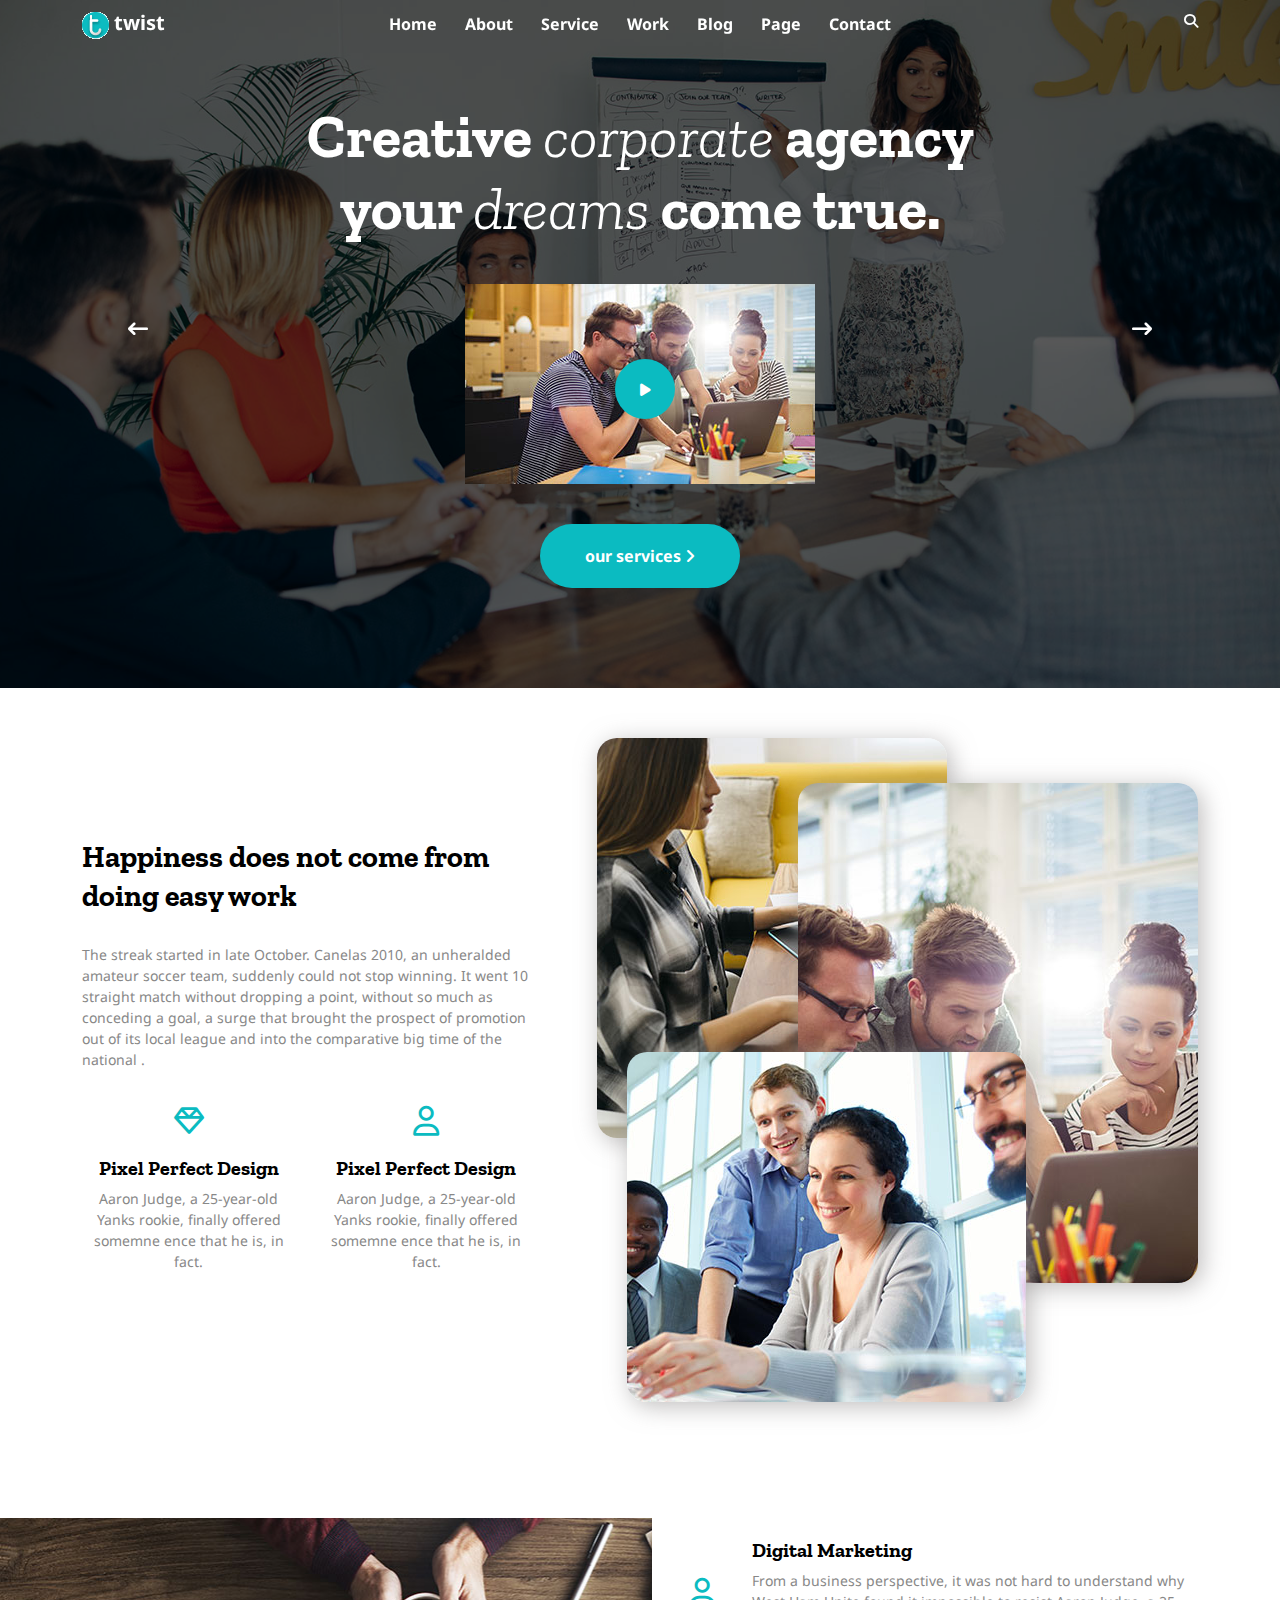
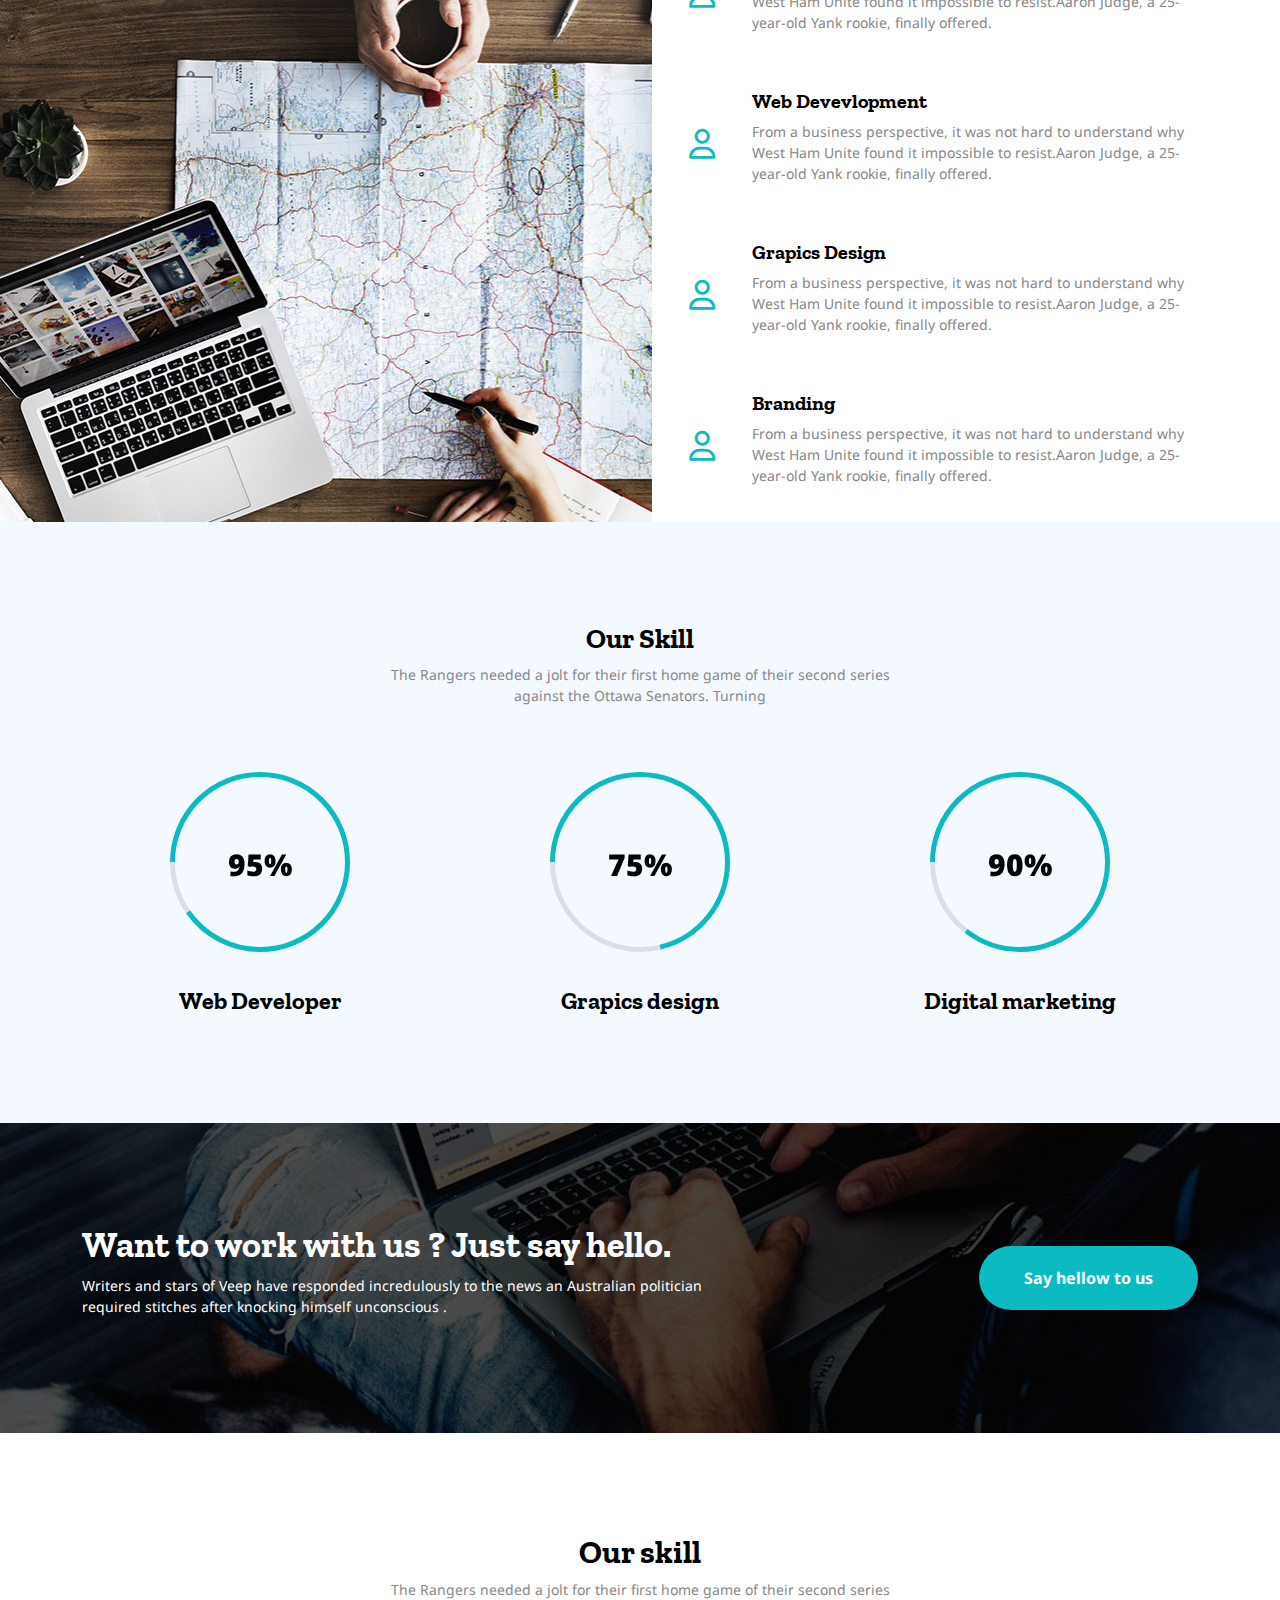
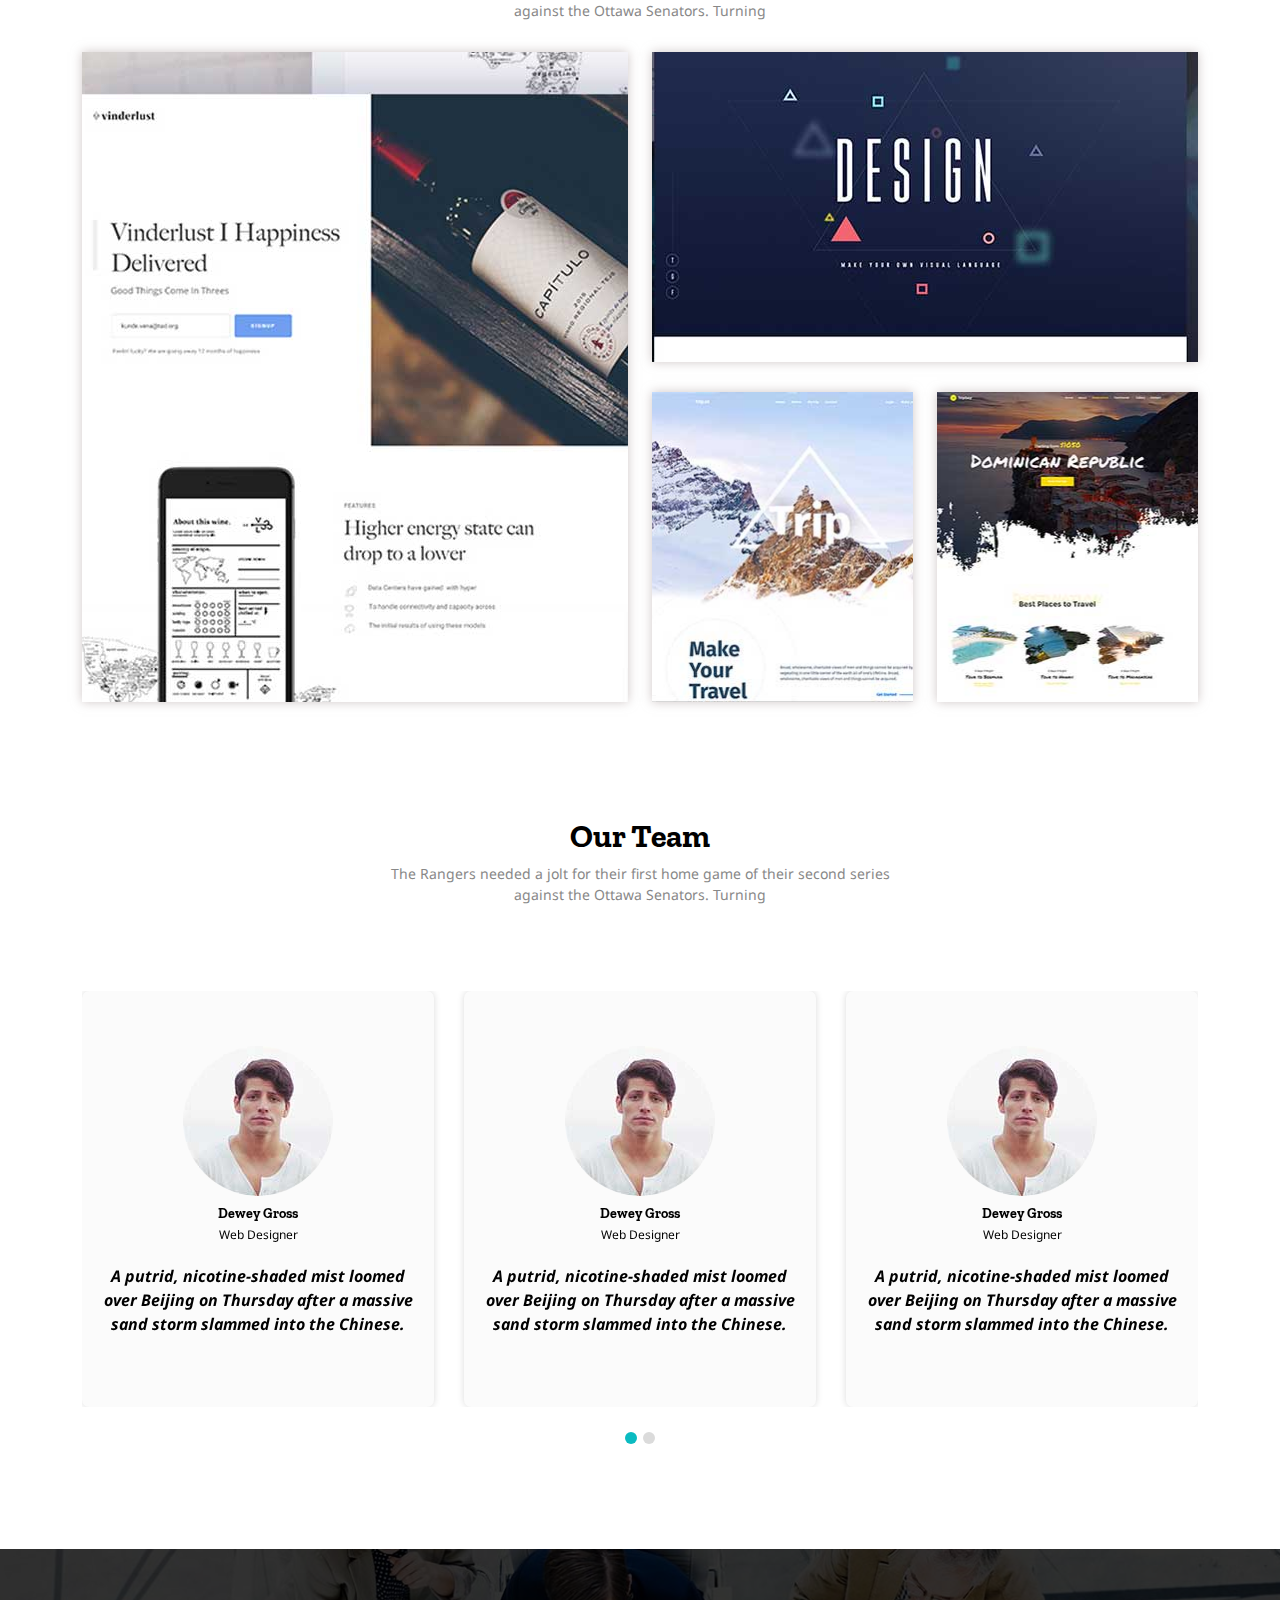
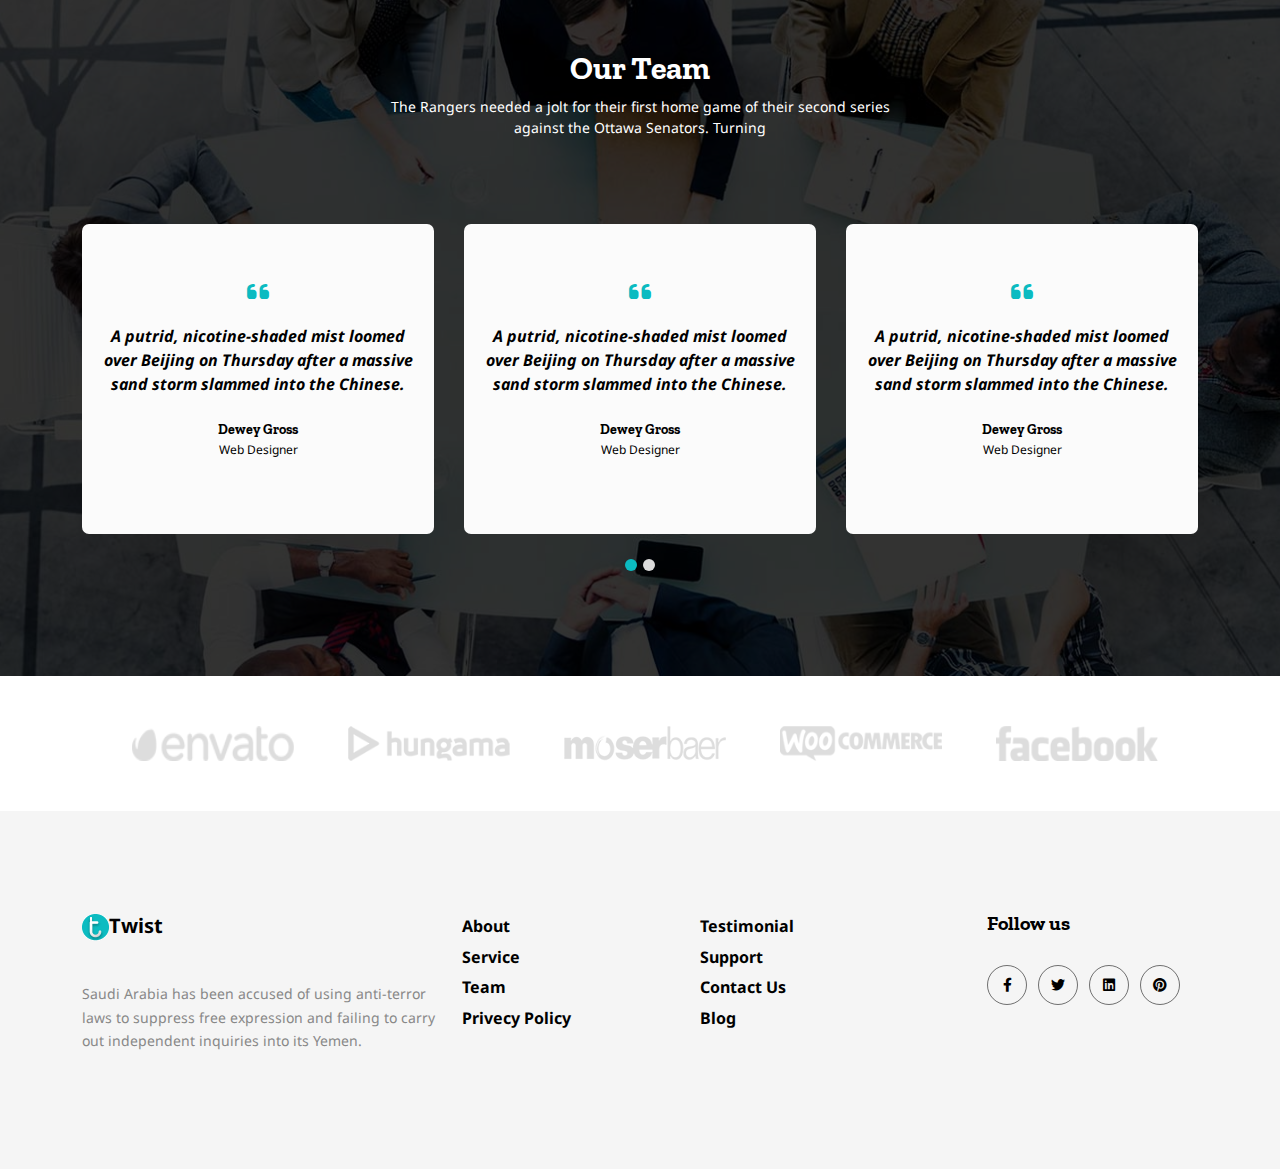
<file: index.html>
<!DOCTYPE html>
<html lang="en">
<head>
	<meta charset="UTF-8">
	<meta name="viewport" content="width=device-width, initial-scale=1.0">
	<title>Twist</title>

	<link rel="stylesheet" href="Assets/css/all.css">
	<link rel="stylesheet" href="Assets/css/bootstrap.min.css">
	<link rel="stylesheet" href="Assets/css/owl.carousel.min.css">
	<link rel="stylesheet" href="Assets/css/owl.theme.default.min.css">
	<link rel="stylesheet" href="style.css">
	
</head>
<body>
	
	<div class="header_section">
		<div class="container">
			<div class="row">
				<div class="col-md-2 text-left">
					<div class="header_logo">
						<a href="#"><img src="Assets/img/logo.png" alt=""><span>twist</span></a>
					</div>
				</div>
				<div class="col-md-8 text-center">
					<nav>
						<ul>
							<li><a href="#">Home</a></li>
							<li><a href="#">about</a></li>
							<li><a href="#">service</a></li>
							<li><a href="#">work</a></li>
							<li><a href="#">blog</a></li>
							<li><a href="#">page</a></li>
							<li><a href="#">contact</a></li>
						</ul>
					</nav>
				</div>
				<div class="col-md-2 text-end">
					<div class="header_search">
						<span><i class="fas fa-search"></i></span>
					</div>
				</div>
			</div>
		</div>
	</div>
	<div class="owl-carousel hero_slider">
		<div class="hero_section bg_1 ">
			<div class="container">
				<div class="row">
					<div class="col-md-8 offset-md-2 text-center">
						<div class="section_cover ">
							<h1>Creative <span>corporate</span> agency <br>	
		 					your <span>dreams</span> come true.</h1>
		 					<div class="hero_video">
		 						<a href="#"><img src="Assets/img/video1.jpg" alt="">
		 						<span class="play_icon"><i class="fas fa-play"></i></span></a>
		 					</div>
		 					<a href="#" class="main_button">our services <i class="fas fa-angle-right"></i></a>
						</div>
					</div>
				</div>
			</div>
		</div>
		<div class="hero_section bg_1 ">
			<div class="container">
				<div class="row">
					<div class="col-md-8 offset-md-2 text-center">
						<div class="section_cover ">
							<h1>Creative <span>corporate</span> agency <br>	
		 					your <span>dreams</span> come true.</h1>
		 					<div class="hero_video">
		 						<a href="#"><img src="Assets/img/video1.jpg" alt="">
		 						<span class="play_icon"><i class="fas fa-play"></i></span></a>
		 					</div>
		 					<a href="#" class="main_button">our services <i class="fas fa-angle-right"></i></a>
						</div>
					</div>
				</div>
			</div>
		</div>
	</div>

<!-- work sample section start -->
		<div class="section_padding">
			<div class="container">
				<div class="row">
					<div class="col-md-5">
						<div class="content_wrapper">
							<h2>Happiness does not come from doing easy work</h2>
							<p>The streak started in late October. Canelas 2010, an unheralded amateur 
 								soccer team, suddenly could not stop winning. It went 10 straight match
								without dropping a point, without so much as conceding a goal, a surge
								that brought the prospect of promotion out of its local league and into
								the comparative big time of the national .</p>
						
							<div class="row">
								<div class="col-md-6">
									<div class="single_content_box text-center">
										<i class="far fa-gem"></i>
										<h4>Pixel Perfect Design</h4>
										<p>Aaron Judge, a 25-year-old Yanks rookie, finally offered somemne ence that he is, in fact.</p>
									</div>
								</div>
								<div class="col-md-6">
									<div class="single_content_box text-center">
										<i class="far fa-user"></i>
										<h4>Pixel Perfect Design</h4>
										<p>Aaron Judge, a 25-year-old Yanks rookie, finally offered somemne ence that he is, in fact.</p>
									</div>
								</div>
							</div>
						</div>
					</div>
					<div class="col-md-7">
						<div class="image_wrapper">
							<img src="Assets/img/g1.jpg" alt="">
							<img src="Assets/img/g2.jpg" alt="">
							<img src="Assets/img/g3.jpg" alt="">
						</div>
					</div>
				</div>
			</div>
		</div>
<!-- work sample section end -->

	<div class="section_bg">
		<div class="container">
			<div class="row">
				<div class="col-md-6 offset-md-6">
					<div class="service_box_wrapper">
						<div class="single_service_box">
							<div class="service_box_icon">
								<div class="icon_box_table">
									<div class="icon_box_tablecell">
										<i class="far fa-user"></i>
									</div>
								</div>
							</div>
							<h3>digital marketing</h3>
							<p>From a business perspective, it was not hard to understand why West Ham Unite found it impossible to resist.Aaron Judge, a 25-year-old Yank rookie, finally offered.</p>
						</div>
					</div>
					<div class="service_box_wrapper">
						<div class="single_service_box">
							<div class="service_box_icon">
								<div class="icon_box_table">
									<div class="icon_box_tablecell">
										<i class="far fa-user"></i>
									</div>
								</div>
							</div>
							<h3>Web Devevlopment</h3>
							<p>From a business perspective, it was not hard to understand why West Ham Unite found it impossible to resist.Aaron Judge, a 25-year-old Yank rookie, finally offered.</p>
						</div>
					</div>
					<div class="service_box_wrapper">
						<div class="single_service_box">
							<div class="service_box_icon">
								<div class="icon_box_table">
									<div class="icon_box_tablecell">
										<i class="far fa-user"></i>
									</div>
								</div>
							</div>
							<h3>Grapics Design</h3>
							<p>From a business perspective, it was not hard to understand why West Ham Unite found it impossible to resist.Aaron Judge, a 25-year-old Yank rookie, finally offered.</p>
						</div>
					</div>
					<div class="service_box_wrapper">
						<div class="single_service_box">
							<div class="service_box_icon">
								<div class="icon_box_table">
									<div class="icon_box_tablecell">
										<i class="far fa-user"></i>
									</div>
								</div>
							</div>
							<h3>Branding</h3>
							<p>From a business perspective, it was not hard to understand why West Ham Unite found it impossible to resist.Aaron Judge, a 25-year-old Yank rookie, finally offered.</p>
						</div>
					</div>
				</div>
			</div>
		</div>
	</div>


	<div class="section_padding circle_bg">
		<div class="container">
			<div class="row">
				<div class="col-md-6 offset-md-3 text-center">
					<div class="skill_section">
						<h2>Our skill</h2>
						<p>The Rangers needed a jolt for their first home game of their second series against the Ottawa Senators. Turning  </p>
					</div>
				</div>
			</div>
			<div class="progress_wrapper">
				<div class="row">
					<div class="col-md-4 text-center">
						<div class="circle_wrapper">
							<span>95%</span>
						</div>
						<h2>Web Developer</h2>
					</div>
					<div class="col-md-4 text-center">
						<div class="circle_wrapper2">
							<span>75%</span>
						</div>
						<h2>Grapics design</h2>
					</div>
					<div class="col-md-4 text-center">
						<div class="circle_wrapper3">
							<span>90%</span>
						</div>
						<h2>Digital marketing</h2>
					</div>
				</div>				
			</div>
		</div>
	</div>


	<div class="section_padding sec_bg2">
		<div class="container">
			<div class="row">
				<div class="col-md-7">
					<div class="content_wrapper1">
						<h2>Want to work with us ?  Just say hello.</h2>
						<p>Writers and stars of Veep have responded incredulously to the news an Australian politician required stitches after knocking himself unconscious .</p>
					</div>
				</div>
				<div class="col-md-5 text-end">
					<div class="sec_table">
						<div class="sec_tablecell">
							<a href="#" class="main_button">Say hellow to us</a>
						</div>
					</div>
				</div>
			</div>
		</div>
	</div>	

	<div class="section_padding">
		<div class="container">
			<div class="row">
				<div class="col-md-6 offset-md-3 text-center">
					<h2>Our skill</h2>
					<p>The Rangers needed a jolt for their first home game of their second series against the Ottawa Senators. Turning  </p>
				</div>
			</div>

			<div class="row">
				<div class="col-md-6">
					<div class="skill_gallery_wrapper height portfolio_bg1">
						<div class="gallery_hover_area">
							<div class="gallery_content_table">
								<div class="gallery_content_tablecell">
									<i class="far fa-user"></i>
									<h4>Project Design</h4>
								</div>
							</div>
						</div>
					</div>
				</div>
				<div class="col-md-6">
					<div class="skill_gallery_wrapper wide portfolio_bg2">
						<div class="gallery_hover_area">
							<div class="gallery_content_table">
								<div class="gallery_content_tablecell">
									<i class="far fa-user"></i>
									<h4>Project Design</h4>
								</div>
							</div>
						</div>
					</div>
					<div class="row">
						<div class="col-md-6">
							<div class="skill_gallery_wrapper portfolio_bg3">
								<div class="gallery_hover_area">
									<div class="gallery_content_table">
										<div class="gallery_content_tablecell">
											<i class="far fa-user"></i>
											<h4>Project Design</h4>
										</div>
									</div>
								</div>
							</div>
						</div>
						<div class="col-md-6">
							<div class="skill_gallery_wrapper portfolio_bg4">
								<div class="gallery_hover_area">
									<div class="gallery_content_table">
										<div class="gallery_content_tablecell">
											<i class="far fa-user"></i>
											<h4>Project Design</h4>
										</div>
									</div>
								</div>
							</div>
						</div>
					</div>
				</div>
			</div>
		</div>
	</div>

	<div class="section_padding no_padding">
		<div class="container">
			<div class="row">
				<div class="col-md-6 offset-md-3 text-center">
					<h2>Our Team</h2>
					<p>The Rangers needed a jolt for their first home game of their second series against the Ottawa Senators. Turning  </p>
				</div>
			</div>
			<div class="team_overflow">
				<div class="row">
					<div class="col-md-12 text-center">
						<div class="team_wrapper owl-carousel">
							<div class="single_team_section">
								<div class="team_content">
									<img src="Assets/img/t1.jpg" alt="">
									<h4>Dewey  Gross</h4>
									<span>Web Designer</span>
									<p>A putrid, nicotine-shaded mist loomed over Beijing on Thursday after a massive sand storm slammed into the Chinese.</p>
								</div>
							</div>
							<div class="single_team_section">
								<div class="team_content">
									<img src="Assets/img/t1.jpg" alt="">
									<h4>Dewey  Gross</h4>
									<span>Web Designer</span>
									<p>A putrid, nicotine-shaded mist loomed over Beijing on Thursday after a massive sand storm slammed into the Chinese.</p>
								</div>
							</div>
							<div class="single_team_section">
								<div class="team_content">
									<img src="Assets/img/t1.jpg" alt="">
									<h4>Dewey  Gross</h4>
									<span>Web Designer</span>
									<p>A putrid, nicotine-shaded mist loomed over Beijing on Thursday after a massive sand storm slammed into the Chinese.</p>
								</div>
							</div>
							<div class="single_team_section">
								<div class="team_content">
									<img src="Assets/img/t1.jpg" alt="">
									<h4>Dewey  Gross</h4>
									<span>Web Designer</span>
									<p>A putrid, nicotine-shaded mist loomed over Beijing on Thursday after a massive sand storm slammed into the Chinese.</p>
								</div>
							</div>
						</div>
					</div>
				</div>				
			</div>

		</div>
	</div>	


	<div class="section_padding testimonial_bg">
		<div class="container">
			<div class="row">
				<div class="col-md-6 offset-md-3 text-center">
					<h2>Our Team</h2>
					<p>The Rangers needed a jolt for their first home game of their second series against the Ottawa Senators. Turning  </p>
				</div>
			</div>
			<div class="team_overflow">
				<div class="row">
					<div class="col-md-12 text-center">
						<div class="team_wrapper owl-carousel">
							<div class="single_team_section">
								<div class="team_content">
									<i class="fa-solid fa-quote-left"></i>
									<p>A putrid, nicotine-shaded mist loomed over Beijing on Thursday after a massive sand storm slammed into the Chinese.</p>
									<h4>Dewey  Gross</h4>
									<span>Web Designer</span>
								</div>
							</div>
							<div class="single_team_section">
								<div class="team_content">
									<i class="fa-solid fa-quote-left"></i>
									<p>A putrid, nicotine-shaded mist loomed over Beijing on Thursday after a massive sand storm slammed into the Chinese.</p>
									<h4>Dewey  Gross</h4>
									<span>Web Designer</span>
								</div>
							</div>
							<div class="single_team_section">
								<div class="team_content">
									<i class="fa-solid fa-quote-left"></i>
									<p>A putrid, nicotine-shaded mist loomed over Beijing on Thursday after a massive sand storm slammed into the Chinese.</p>
									<h4>Dewey  Gross</h4>
									<span>Web Designer</span>
								</div>
							</div>
							<div class="single_team_section">
								<div class="team_content">
									<i class="fa-solid fa-quote-left"></i>
									<p>A putrid, nicotine-shaded mist loomed over Beijing on Thursday after a massive sand storm slammed into the Chinese.</p>
									<h4>Dewey  Gross</h4>
									<span>Web Designer</span>
								</div>
							</div>
						</div>
					</div>
				</div>				
			</div>

		</div>
	</div>

	<div class="logo_section">
		<div class="container">
			<div class="row">
				<div class="col-md-12">
					<div class="icon_wrapper_table">
						<div class="icon_wrapper_tablecell">
							<img src="Assets/img/l1.png" alt="">
							<img src="Assets/img/l2.png" alt="">
							<img src="Assets/img/l3.png" alt="">
							<img src="Assets/img/l4.png" alt="">
							<img src="Assets/img/l5.png" alt="">
						</div>
					</div>
				</div>
			</div>
		</div>
	</div>

	<div class="section_padding footer_bg">
		<div class="container">
			<div class="row">
				<div class="col-md-4">
					<div class="footer_left_wrapper">
						<a href="#"><img src="Assets/img/logo.png" alt=""><span>twist</span></a>
						<p>Saudi Arabia has been accused of using anti-terror laws to suppress free expression and failing to carry out independent inquiries into its Yemen.</p>
					</div>
				</div>
				<div class="col-md-5">
					<div class="row">
						<div class="col-md-6">
							<div class="footer_middle_menu">
								<ul>
									<li><a href="#">about</a></li>
									<li><a href="#">service</a></li>
									<li><a href="#">team</a></li>
									<li><a href="#">privecy policy</a></li>
								</ul>
							</div>
						</div>
						<div class="col-md-6">
							<div class="footer_middle_menu right">
								<ul>
									<li><a href="#">testimonial</a></li>
									<li><a href="#">support</a></li>
									<li><a href="#">contact us</a></li>
									<li><a href="#">Blog</a></li>
								</ul>
							</div>
						</div>
					</div>
				</div>
				<div class="col-md-3">
					<div class="social_section">
						<h4>Follow us</h4>
						<div class="social_link">
							<ul>
								<li><a href="#"><i class="fa-brands fa-facebook-f"></i></a></li>
								<li><a href="#"><i class="fa-brands fa-twitter"></i></a></li>
								<li><a href="#"><i class="fa-brands fa-linkedin"></i></a></li>
								<li><a href="#"><i class="fa-brands fa-pinterest"></i></a></li>
							</ul>
						</div>
					</div>
				</div>
			</div>
		</div>
	</div>

	<script src="Assets/js/jquery-3.7.1.min.js"></script>
	<script src="Assets/js/bootstrap.bundle.min.js"></script>
	<script src="Assets/js/owl.carousel.min.js"></script>
	<script src="Assets/js/circle-progress.js"></script>
	<script src="Assets/js/main.js"></script>
</body>
</html>
</file>
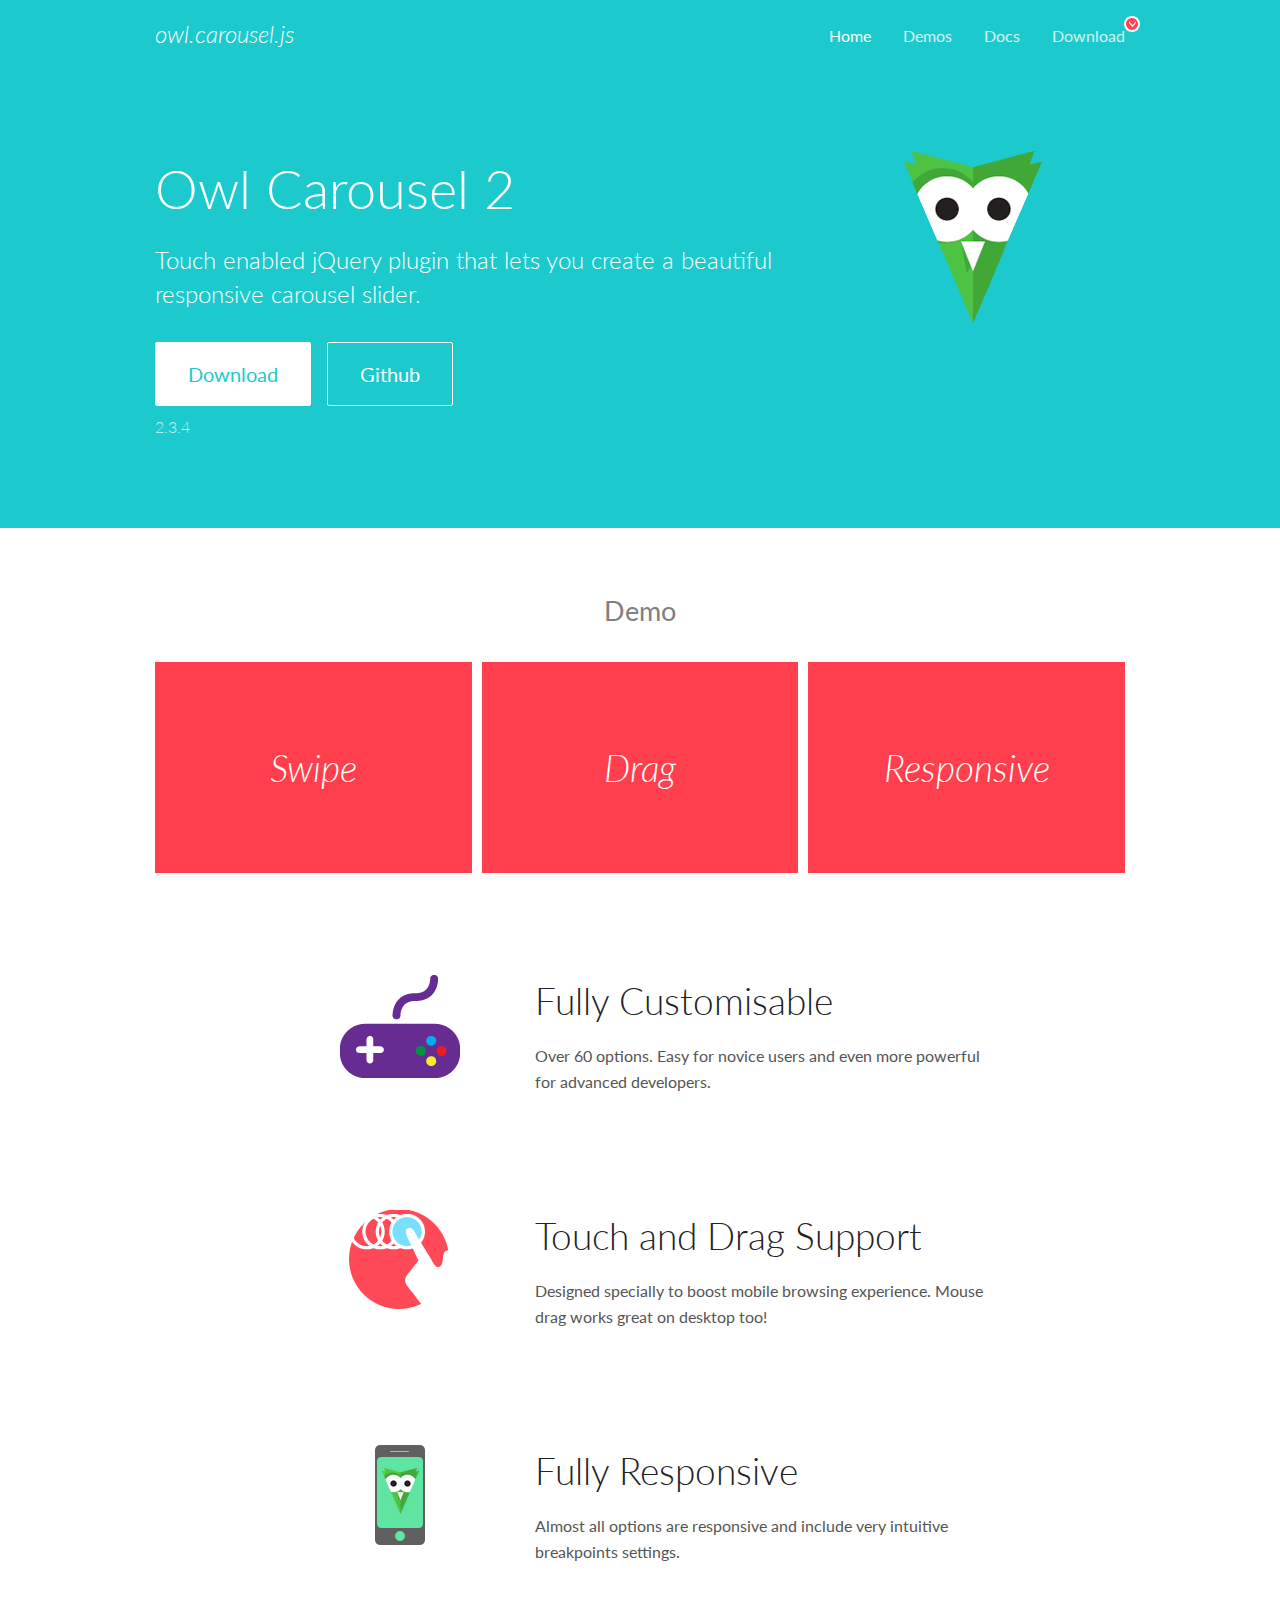
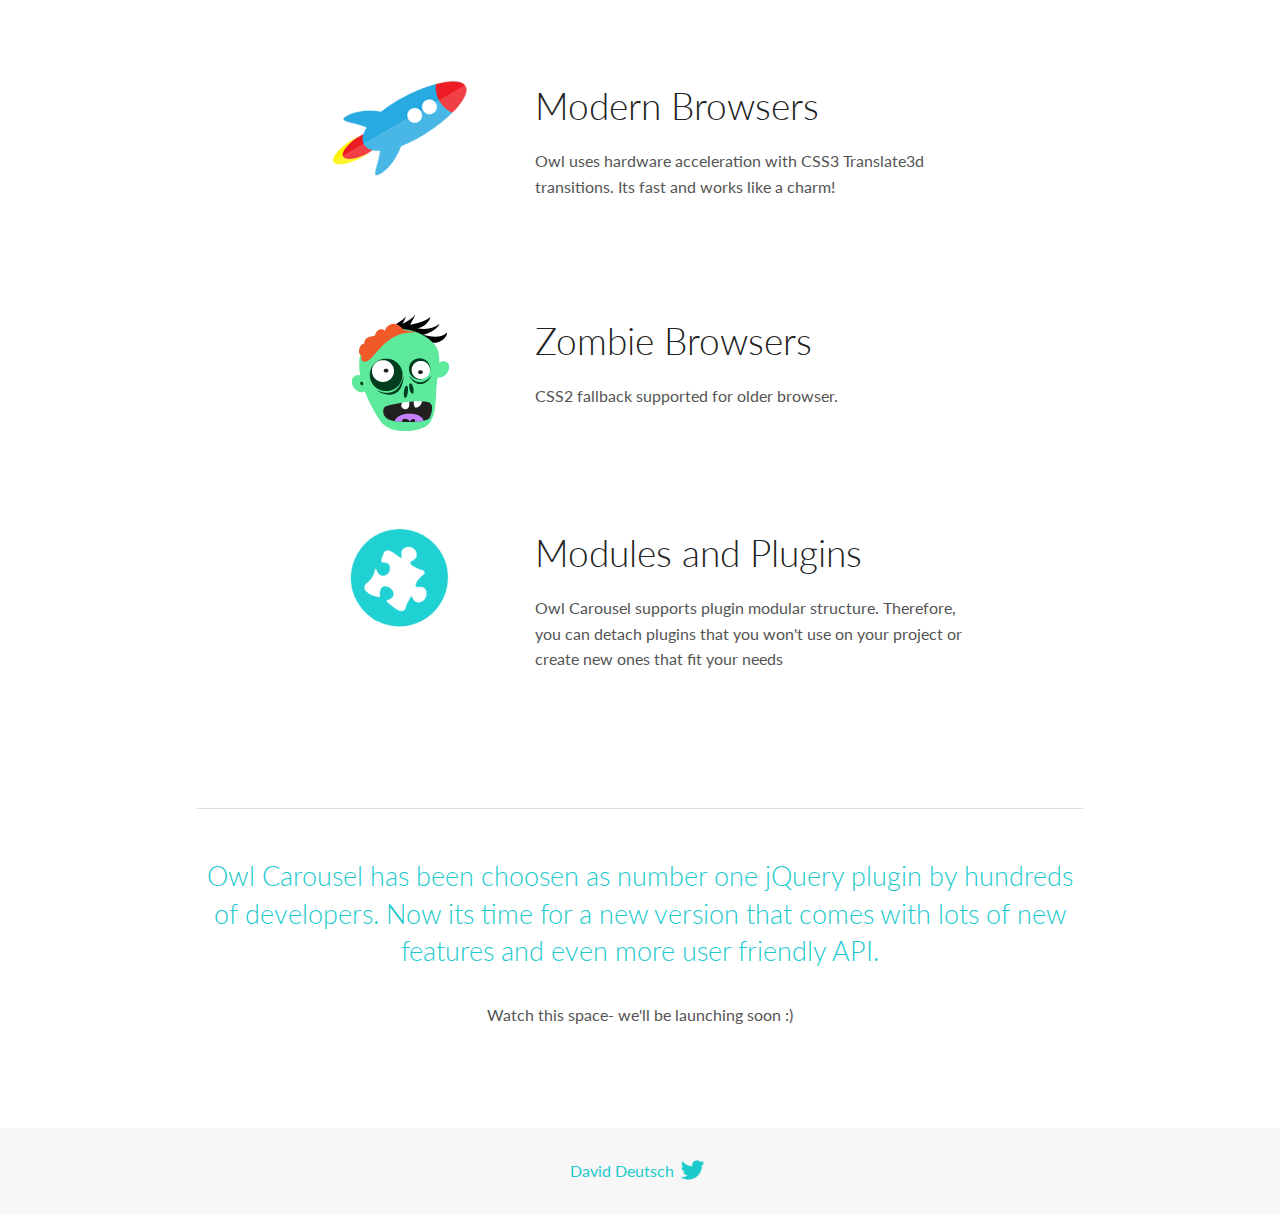
<file: Assets/OwlCarousel2-2.3.4/docs/index.html>
<!DOCTYPE html>
<html lang="en">
  <head>

    <!-- head -->
    <meta charset="utf-8">
    <meta name="msapplication-tap-highlight" content="no" />
    <meta name="viewport" content="width=device-width, initial-scale=1.0" />
    <meta name="description" content="Touch enabled jQuery plugin that lets you create beautiful responsive carousel slider.">
    <meta name="author" content="David Deutsch">
    <title>
      Home | Owl Carousel | 2.3.4
    </title>

    <!-- Stylesheets -->
    <link href='https://fonts.googleapis.com/css?family=Lato:300,400,700,400italic,300italic' rel='stylesheet' type='text/css'>
    <link rel="stylesheet" href="assets/css/docs.theme.min.css">

    <!-- Owl Stylesheets -->
    <link rel="stylesheet" href="assets/owlcarousel/assets/owl.carousel.min.css">
    <link rel="stylesheet" href="assets/owlcarousel/assets/owl.theme.default.min.css">

    <!-- HTML5 shim and Respond.js IE8 support of HTML5 elements and media queries -->

    <!--[if lt IE 9]>
      <script src="https://oss.maxcdn.com/libs/html5shiv/3.7.0/html5shiv.js"></script>
      <script src="https://oss.maxcdn.com/libs/respond.js/1.3.0/respond.min.js"></script>
    <![endif]-->

    <!-- Favicons -->
    <link rel="apple-touch-icon-precomposed" sizes="144x144" href="assets/ico/apple-touch-icon-144-precomposed.png">
    <link rel="shortcut icon" href="assets/ico/favicon.png">
    <link rel="shortcut icon" href="favicon.ico">

    <!-- Yeah i know js should not be in header. Its required for demos.-->

    <!-- javascript -->
    <script src="assets/vendors/jquery.min.js"></script>
    <script src="assets/owlcarousel/owl.carousel.js"></script>
  </head>
  <body>

    <!-- header -->
    <header class="header">
      <div class="row">
        <div class="large-12 columns">
          <div class="brand left">
            <h3>
              <a href="/OwlCarousel2/">owl.carousel.js</a> 
            </h3>
          </div>
          <a id="toggle-nav" class="right">
            <span></span> <span></span> <span></span> 
          </a> 
          <div class="nav-bar">
            <ul class="clearfix">
              <li class="active">
                <a href="/OwlCarousel2/index.html">Home</a> 
              </li>
              <li> <a href="/OwlCarousel2/demos/demos.html">Demos</a>  </li>
              <li> <a href="/OwlCarousel2/docs/started-welcome.html">Docs</a>  </li>
              <li>
                <a href="https://github.com/OwlCarousel2/OwlCarousel2/archive/2.3.4.zip">Download</a> 
                <span class="download"></span> 
              </li>
            </ul>
          </div>
        </div>
      </div>
    </header>

    <!-- home panel -->
    <section id="hero">
      <div class="row">
        <div class="large-8 medium-8 columns">
          <h1>Owl Carousel 2</h1>
          <h4>Touch enabled jQuery plugin that lets you create a beautiful responsive carousel slider.</h4>
          <a href="https://github.com/OwlCarousel2/OwlCarousel2/archive/2.3.4.zip" class="hero-button">Download</a> 
          <a href="https://github.com/OwlCarousel2/OwlCarousel2" class="hero-button outline">Github</a> 
          <p>2.3.4</p>
        </div>
        <div class="large-4 medium-4 columns">
          <img class="owl-logo" src="assets/img/owl-logo.png" alt="mr. Owl">
        </div>
      </div>
    </section>

    <!-- body -->
    <div class="home-demo">
      <div class="row">
        <div class="large-12 columns">
          <h3>Demo</h3>
          <div class="owl-carousel">
            <div class="item">
              <h2>Swipe</h2>
            </div>
            <div class="item">
              <h2>Drag</h2>
            </div>
            <div class="item">
              <h2>Responsive</h2>
            </div>
            <div class="item">
              <h2>CSS3</h2>
            </div>
            <div class="item">
              <h2>Fast</h2>
            </div>
            <div class="item">
              <h2>Easy</h2>
            </div>
            <div class="item">
              <h2>Free</h2>
            </div>
            <div class="item">
              <h2>Upgradable</h2>
            </div>
            <div class="item">
              <h2>Tons of options</h2>
            </div>
            <div class="item">
              <h2>Infinity</h2>
            </div>
            <div class="item">
              <h2>Auto Width</h2>
            </div>
          </div>
        </div>
      </div>
    </div>
    <script>
      var owl = $('.owl-carousel');
      owl.owlCarousel({
        margin: 10,
        loop: true,
        responsive: {
          0: {
            items: 1
          },
          600: {
            items: 2
          },
          1000: {
            items: 3
          }
        }
      })
    </script>

    <!-- features -->
    <div id="features">
      <div class="row">
        <div class="small-12 medium-9 small-centered columns">
          <section class="row feature">
            <div class="medium-4 small-12 columns">
              <img src="assets/img/feature-options.png" alt="">
            </div>
            <div class="medium-8 small-12 columns">
              <h2>Fully Customisable</h2>
              <p>Over 60 options. Easy for novice users and even more powerful for advanced developers.</p>
            </div>
          </section>
          <section class="row feature">
            <div class="medium-4 small-12 columns">
              <img src="assets/img/feature-drag.png" alt="">
            </div>
            <div class="medium-8 small-12 columns">
              <h2>Touch and Drag Support</h2>
              <p>Designed specially to boost mobile browsing experience. Mouse drag works great on desktop too!</p>
            </div>
          </section>
          <section class="row feature">
            <div class="medium-4 small-12 columns">
              <img src="assets/img/feature-responsive.png" alt="">
            </div>
            <div class="medium-8 small-12 columns">
              <h2>Fully Responsive</h2>
              <p>Almost all options are responsive and include very intuitive breakpoints settings.</p>
            </div>
          </section>
          <section class="row feature">
            <div class="medium-4 small-12 columns">
              <img src="assets/img/feature-modern.png" alt="">
            </div>
            <div class="medium-8 small-12 columns">
              <h2>Modern Browsers</h2>
              <p>Owl uses hardware acceleration with CSS3 Translate3d transitions. Its fast and works like a charm! </p>
            </div>
          </section>
          <section class="row feature">
            <div class="medium-4 small-12 columns">
              <img src="assets/img/feature-zombie.png" alt="">
            </div>
            <div class="medium-8 small-12 columns">
              <h2>Zombie Browsers</h2>
              <p>CSS2 fallback supported for older browser.</p>
            </div>
          </section>
          <section class="row feature">
            <div class="medium-4 small-12 columns">
              <img src="assets/img/feature-module.png" alt="">
            </div>
            <div class="medium-8 small-12 columns">
              <h2>Modules and Plugins</h2>
              <p>Owl Carousel supports plugin modular structure. Therefore, you can detach plugins that you won&#x27;t use on your project or create new ones that fit your needs</p>
            </div>
          </section>
        </div>
      </div>
    </div>

    <!-- footer -->
    <section id="teaser-text">
      <div class="row">
        <div class="small-12 medium-11 small-centered columns">
          <hr>
          <h3 id="owl-carousel-has-been-choosen-as-number-one-jquery-plugin-by-hundreds-of-developers-now-its-time-for-a-new-version-that-comes-with-lots-of-new-features-and-even-more-user-friendly-api-">Owl Carousel has been choosen as number one jQuery plugin by hundreds of developers. Now its time for a new version that comes with lots of new features and even more user friendly API.</h3>
          <p>Watch this space- we&#39;ll be launching soon :)</p>
        </div>
      </div>
    </section>

    <!-- footer -->
    <footer class="footer">
      <div class="row">
        <div class="large-12 columns">
          <h5>
            <a href="/OwlCarousel2/docs/support-contact.html">David Deutsch</a> 
            <a id="custom-tweet-button" href="https://twitter.com/share?url=https://github.com/OwlCarousel2/OwlCarousel2&text=Owl Carousel - This is so awesome! " target="_blank"></a> 
          </h5>
        </div>
      </div>
    </footer>

    <!-- vendors -->
    <script src="assets/vendors/highlight.js"></script>
    <script src="assets/js/app.js"></script>
  </body>
</html>
</file>
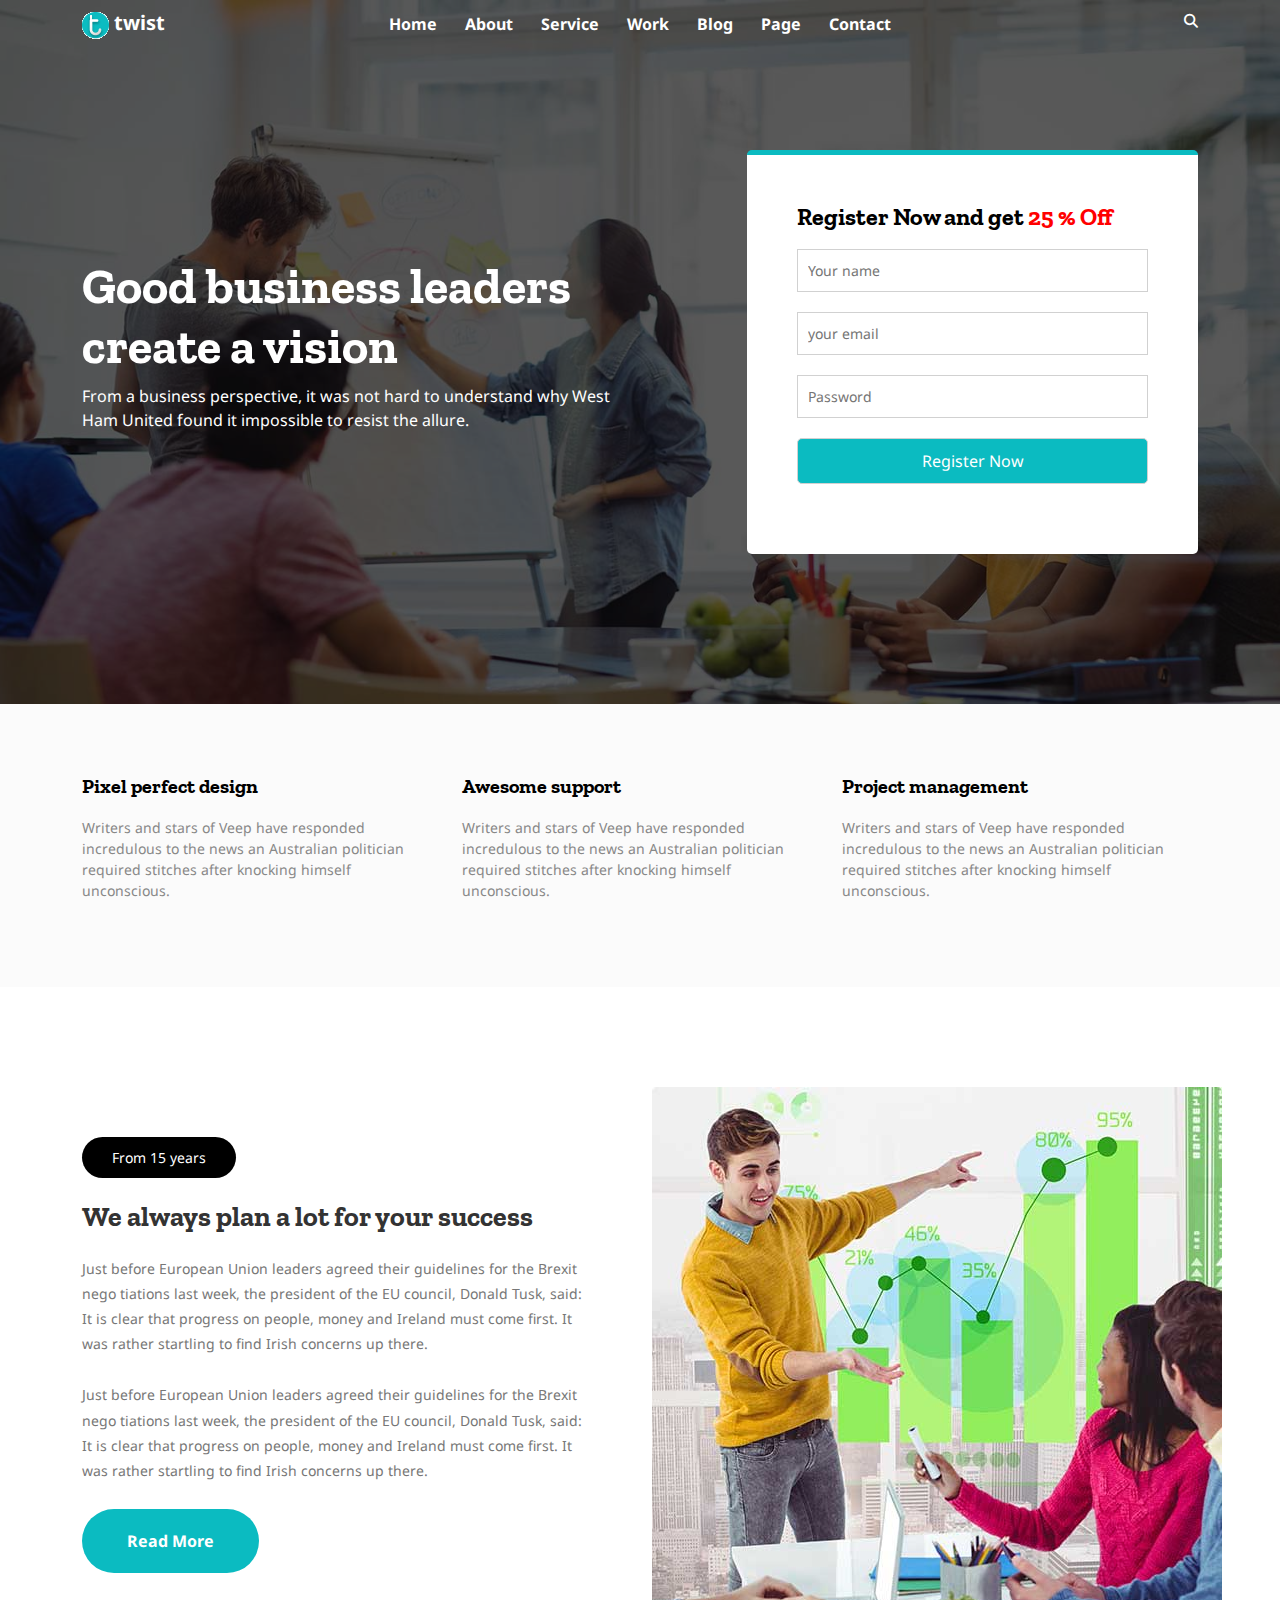
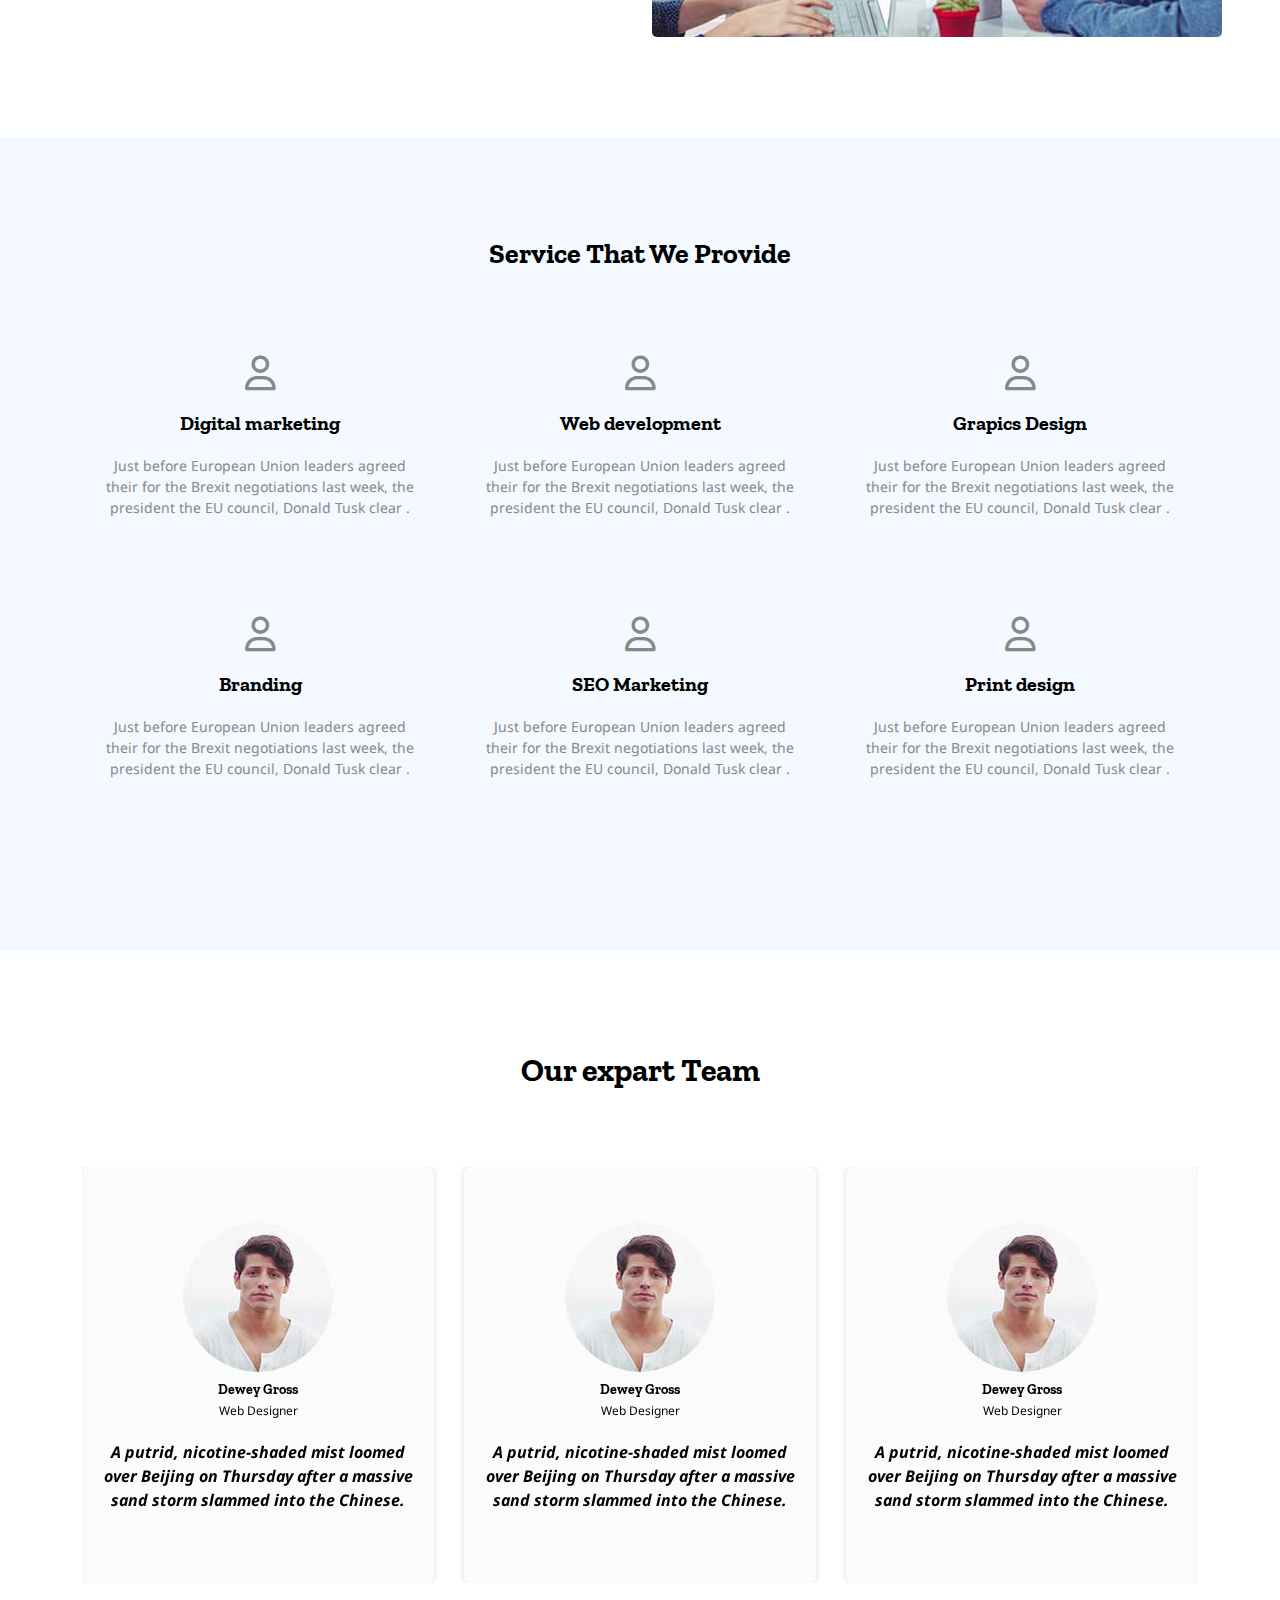
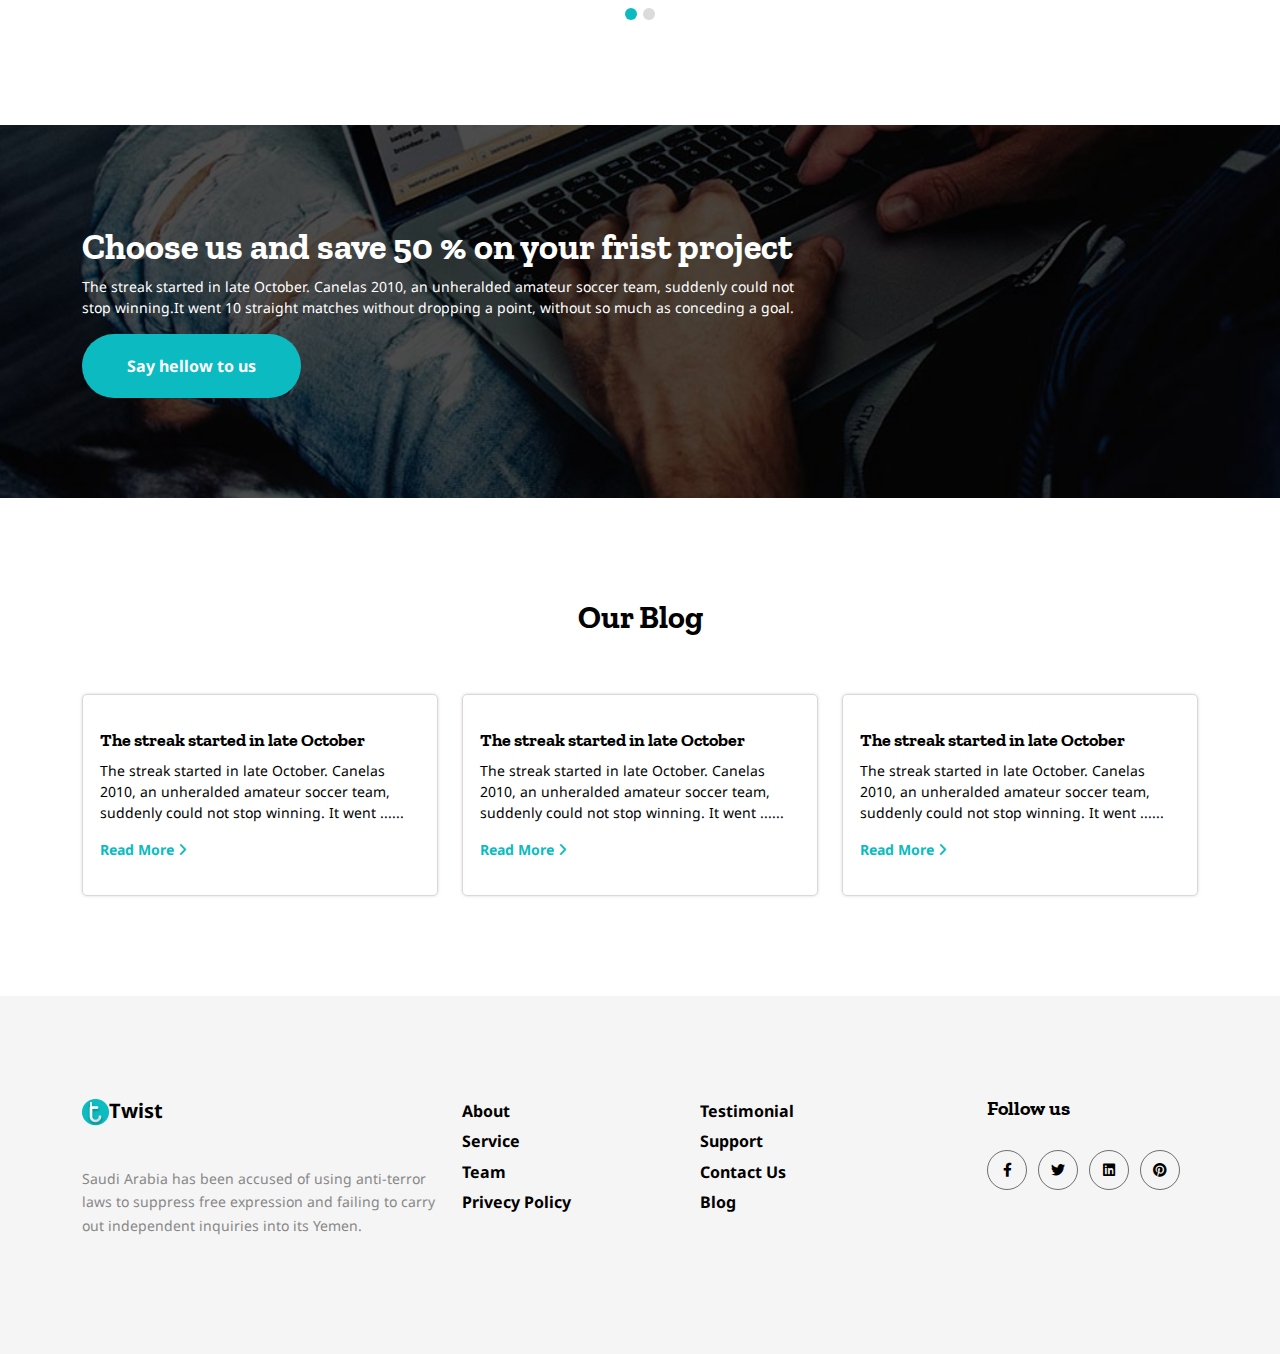
<file: index-2.html>
<!DOCTYPE html>
<html lang="en">
<head>
	<meta charset="UTF-8">
	<meta name="viewport" content="width=device-width, initial-scale=1.0">
	<title>Twist</title>

	<link rel="stylesheet" href="Assets/css/all.css">
	<link rel="stylesheet" href="Assets/css/bootstrap.min.css">
	<link rel="stylesheet" href="Assets/css/owl.carousel.min.css">
	<link rel="stylesheet" href="Assets/css/owl.theme.default.min.css">
	<link rel="stylesheet" href="style.css">
	<link rel="stylesheet" href="style-2.css">
	
</head>
<body>
	
	<div class="header_section">
		<div class="container">
			<div class="row">
				<div class="col-md-2 text-left">
					<div class="header_logo">
						<a href="#"><img src="Assets/img/logo.png" alt=""><span>twist</span></a>
					</div>
				</div>
				<div class="col-md-8 text-center">
					<nav>
						<ul>
							<li><a href="#">Home</a></li>
							<li><a href="#">about</a></li>
							<li><a href="#">service</a></li>
							<li><a href="#">work</a></li>
							<li><a href="#">blog</a></li>
							<li><a href="#">page</a></li>
							<li><a href="#">contact</a></li>
						</ul>
					</nav>
				</div>
				<div class="col-md-2 text-end">
					<div class="header_search">
						<span><i class="fas fa-search"></i></span>
					</div>
				</div>
			</div>
		</div>
	</div>
	<div class="hero_section hero_bg">
		<div class="container">
			<div class="row">
				<div class="col-md-6">
					<div class="hero_content_table">
						<div class="hero_content_tablecell">
							<h2>Good business leaders create a vision</h2>
							<p>From a business perspective, it was not hard to understand why West Ham United found it impossible to resist the allure.</p>	
						</div>
					</div>
				</div>
				<div class="col-md-5 offset-md-1">
					<div class="subscribe_wrapper">
						<h3>Register Now and get <span>25 % Off</span></h3>
						<form action="#">
							<input type="text" placeholder="Your name">
							<input type="email" placeholder="your email">
							<input type="password" placeholder="Password">
							<input type="submit" value="Register Now">
						</form>
					</div>
				</div>
			</div>
		</div>
	</div>

<!-- work sample section start -->
<div class="hero_bottom_service">
	<div class="container">
		<div class="row">
			<div class="col-md-4">
				<div class="single_service_content_wrapper">
					<h3>Pixel perfect design</h3>
					<p>Writers and stars of Veep have responded incredulous to the news an Australian politician required stitches after knocking himself unconscious.</p>
				</div>
			</div>
			<div class="col-md-4">
				<div class="single_service_content_wrapper">
					<h3>Awesome support</h3>
					<p>Writers and stars of Veep have responded incredulous to the news an Australian politician required stitches after knocking himself unconscious.</p>
				</div>
			</div>
			<div class="col-md-4">
				<div class="single_service_content_wrapper">
					<h3>Project management</h3>
					<p>Writers and stars of Veep have responded incredulous to the news an Australian politician required stitches after knocking himself unconscious.</p>
				</div>
			</div>
		</div>
	</div>
</div>
<!-- work sample section end -->

<div class="section_padding">
	<div class="container">
		<div class="row">
			<div class="col-md-6">
				<div class="section_left_wrapper">
					<div class="section_left_table">
						<div class="section_left_tablecell">
							<span>From 15 years</span>
							<h2>We always plan a lot for your success</h2>
							<p>Just before European Union leaders agreed their guidelines for the Brexit nego tiations last week, the president of the EU council, Donald Tusk, said: It is clear that progress on people, money and Ireland must come first. It was rather startling to find Irish concerns up there.</p>
							<p>Just before European Union leaders agreed their guidelines for the Brexit nego tiations last week, the president of the EU council, Donald Tusk, said: It is clear that progress on people, money and Ireland must come first. It was rather startling to find Irish concerns up there.</p>
							<a href="#" class="main_button">Read More</a>	
						</div>
					</div>
				</div>
			</div>
			<div class="col-md-6">
				<img src="Assets/img/serimg.jpg" alt="">
			</div>
		</div>
	</div>
</div>


	<div class="section_padding circle_bg">
		<div class="container">
			<div class="row">
				<div class="col-md-6 offset-md-3 text-center">
					<div class="skill_section">
						<h2>Service That we provide</h2>
						<div class="padding-bottom-50"></div>
					</div>
				</div>
			</div>
			<div class="row">
				<div class="col-md-4 text-center">
					<div class="single_service_box1">
						<i class="far fa-user"></i>
						<h4>Digital marketing</h4>
						<p>Just before European Union leaders agreed their for the Brexit negotiations last week, the president the EU council, Donald Tusk clear .</p>
					</div>
				</div>
				<div class="col-md-4 text-center">
					<div class="single_service_box1">
						<i class="far fa-user"></i>
						<h4>Web development</h4>
						<p>Just before European Union leaders agreed their for the Brexit negotiations last week, the president the EU council, Donald Tusk clear .</p>
					</div>
				</div>
				<div class="col-md-4 text-center">
					<div class="single_service_box1">
						<i class="far fa-user"></i>
						<h4>Grapics Design</h4>
						<p>Just before European Union leaders agreed their for the Brexit negotiations last week, the president the EU council, Donald Tusk clear .</p>
					</div>
				</div>
				<div class="col-md-4 text-center">
					<div class="single_service_box1">
						<i class="far fa-user"></i>
						<h4>Branding</h4>
						<p>Just before European Union leaders agreed their for the Brexit negotiations last week, the president the EU council, Donald Tusk clear .</p>
					</div>
				</div>
				<div class="col-md-4 text-center">
					<div class="single_service_box1">
						<i class="far fa-user"></i>
						<h4>SEO Marketing</h4>
						<p>Just before European Union leaders agreed their for the Brexit negotiations last week, the president the EU council, Donald Tusk clear .</p>
					</div>
				</div>
				<div class="col-md-4 text-center">
					<div class="single_service_box1">
						<i class="far fa-user"></i>
						<h4>Print design</h4>
						<p>Just before European Union leaders agreed their for the Brexit negotiations last week, the president the EU council, Donald Tusk clear .</p>
					</div>
				</div>
			</div>
		</div>
	</div>

	<div class="section_padding">
		<div class="container">
			<div class="row">
				<div class="col-md-6 offset-md-3 text-center">
					<h2>Our expart Team</h2>
				</div>
			</div>
			<div class="team_overflow">
				<div class="row">
					<div class="col-md-12 text-center">
						<div class="team_wrapper owl-carousel">
							<div class="single_team_section">
								<div class="team_content">
									<img src="Assets/img/t1.jpg" alt="">
									<h4>Dewey  Gross</h4>
									<span>Web Designer</span>
									<p>A putrid, nicotine-shaded mist loomed over Beijing on Thursday after a massive sand storm slammed into the Chinese.</p>
								</div>
							</div>
							<div class="single_team_section">
								<div class="team_content">
									<img src="Assets/img/t1.jpg" alt="">
									<h4>Dewey  Gross</h4>
									<span>Web Designer</span>
									<p>A putrid, nicotine-shaded mist loomed over Beijing on Thursday after a massive sand storm slammed into the Chinese.</p>
								</div>
							</div>
							<div class="single_team_section">
								<div class="team_content">
									<img src="Assets/img/t1.jpg" alt="">
									<h4>Dewey  Gross</h4>
									<span>Web Designer</span>
									<p>A putrid, nicotine-shaded mist loomed over Beijing on Thursday after a massive sand storm slammed into the Chinese.</p>
								</div>
							</div>
							<div class="single_team_section">
								<div class="team_content">
									<img src="Assets/img/t1.jpg" alt="">
									<h4>Dewey  Gross</h4>
									<span>Web Designer</span>
									<p>A putrid, nicotine-shaded mist loomed over Beijing on Thursday after a massive sand storm slammed into the Chinese.</p>
								</div>
							</div>
						</div>
					</div>
				</div>				
			</div>

		</div>
	</div>

	<div class="section_padding sec_bg2">
		<div class="container">
			<div class="row">
				<div class="col-md-8">
					<div class="content_wrapper1">
						<h2>Choose us and save 50 % on your frist project   </h2>
						<p>The streak started in late October. Canelas 2010, an unheralded amateur soccer team, suddenly could not stop winning.It went 10 straight matches without dropping a point, without so much as conceding a goal.</p>
						<a href="#" class="main_button">Say hellow to us</a>
					</div>
				</div>
				<div class="col-md-4">
				</div>
			</div>
		</div>
	</div>	
	


	<div class="section_padding">
		<div class="container">
			<div class="row">
				<div class="col-md-6 offset-md-3 text-center">
					<h2>Our Blog</h2>
					<div class="padding-bottom-50"></div>
				</div>
			</div>
			<div class="row">
				<div class="col-md-4">
					<div class="single_blog_wrapper">
						<a href="#">
							<h4>The streak started in late October</h4>
							<p>The streak started in late October. Canelas 2010, an unheralded amateur soccer team, suddenly could not stop winning. It went ......</p>
							<span>read more <i class="fas fa-angle-right"></i></span>
						</a>
					</div>
				</div>
				<div class="col-md-4">
					<div class="single_blog_wrapper">
						<a href="#">
							<h4>The streak started in late October</h4>
							<p>The streak started in late October. Canelas 2010, an unheralded amateur soccer team, suddenly could not stop winning. It went ......</p>
							<span>read more <i class="fas fa-angle-right"></i></span>
						</a>
					</div>
				</div>
				<div class="col-md-4">
					<div class="single_blog_wrapper">
						<a href="#">
							<h4>The streak started in late October</h4>
							<p>The streak started in late October. Canelas 2010, an unheralded amateur soccer team, suddenly could not stop winning. It went ......</p>
							<span>read more <i class="fas fa-angle-right"></i></span>
						</a>
					</div>
				</div>
			</div>
		</div>
	</div>



	<div class="section_padding footer_bg footer_black_bg ">
		<div class="container">
			<div class="row">
				<div class="col-md-4">
					<div class="footer_left_wrapper">
						<a href="#"><img src="Assets/img/logo.png" alt=""><span>twist</span></a>
						<p>Saudi Arabia has been accused of using anti-terror laws to suppress free expression and failing to carry out independent inquiries into its Yemen.</p>
					</div>
				</div>
				<div class="col-md-5">
					<div class="row">
						<div class="col-md-6">
							<div class="footer_middle_menu">
								<ul>
									<li><a href="#">about</a></li>
									<li><a href="#">service</a></li>
									<li><a href="#">team</a></li>
									<li><a href="#">privecy policy</a></li>
								</ul>
							</div>
						</div>
						<div class="col-md-6">
							<div class="footer_middle_menu right">
								<ul>
									<li><a href="#">testimonial</a></li>
									<li><a href="#">support</a></li>
									<li><a href="#">contact us</a></li>
									<li><a href="#">Blog</a></li>
								</ul>
							</div>
						</div>
					</div>
				</div>
				<div class="col-md-3">
					<div class="social_section">
						<h4>Follow us</h4>
						<div class="social_link">
							<ul>
								<li><a href="#"><i class="fa-brands fa-facebook-f"></i></a></li>
								<li><a href="#"><i class="fa-brands fa-twitter"></i></a></li>
								<li><a href="#"><i class="fa-brands fa-linkedin"></i></a></li>
								<li><a href="#"><i class="fa-brands fa-pinterest"></i></a></li>
							</ul>
						</div>
					</div>
				</div>
			</div>
		</div>
	</div>

	<script src="Assets/js/jquery-3.7.1.min.js"></script>
	<script src="Assets/js/bootstrap.bundle.min.js"></script>
	<script src="Assets/js/owl.carousel.min.js"></script>
	<script src="Assets/js/circle-progress.js"></script>
	<script src="Assets/js/main.js"></script>
</body>
</html>
</file>
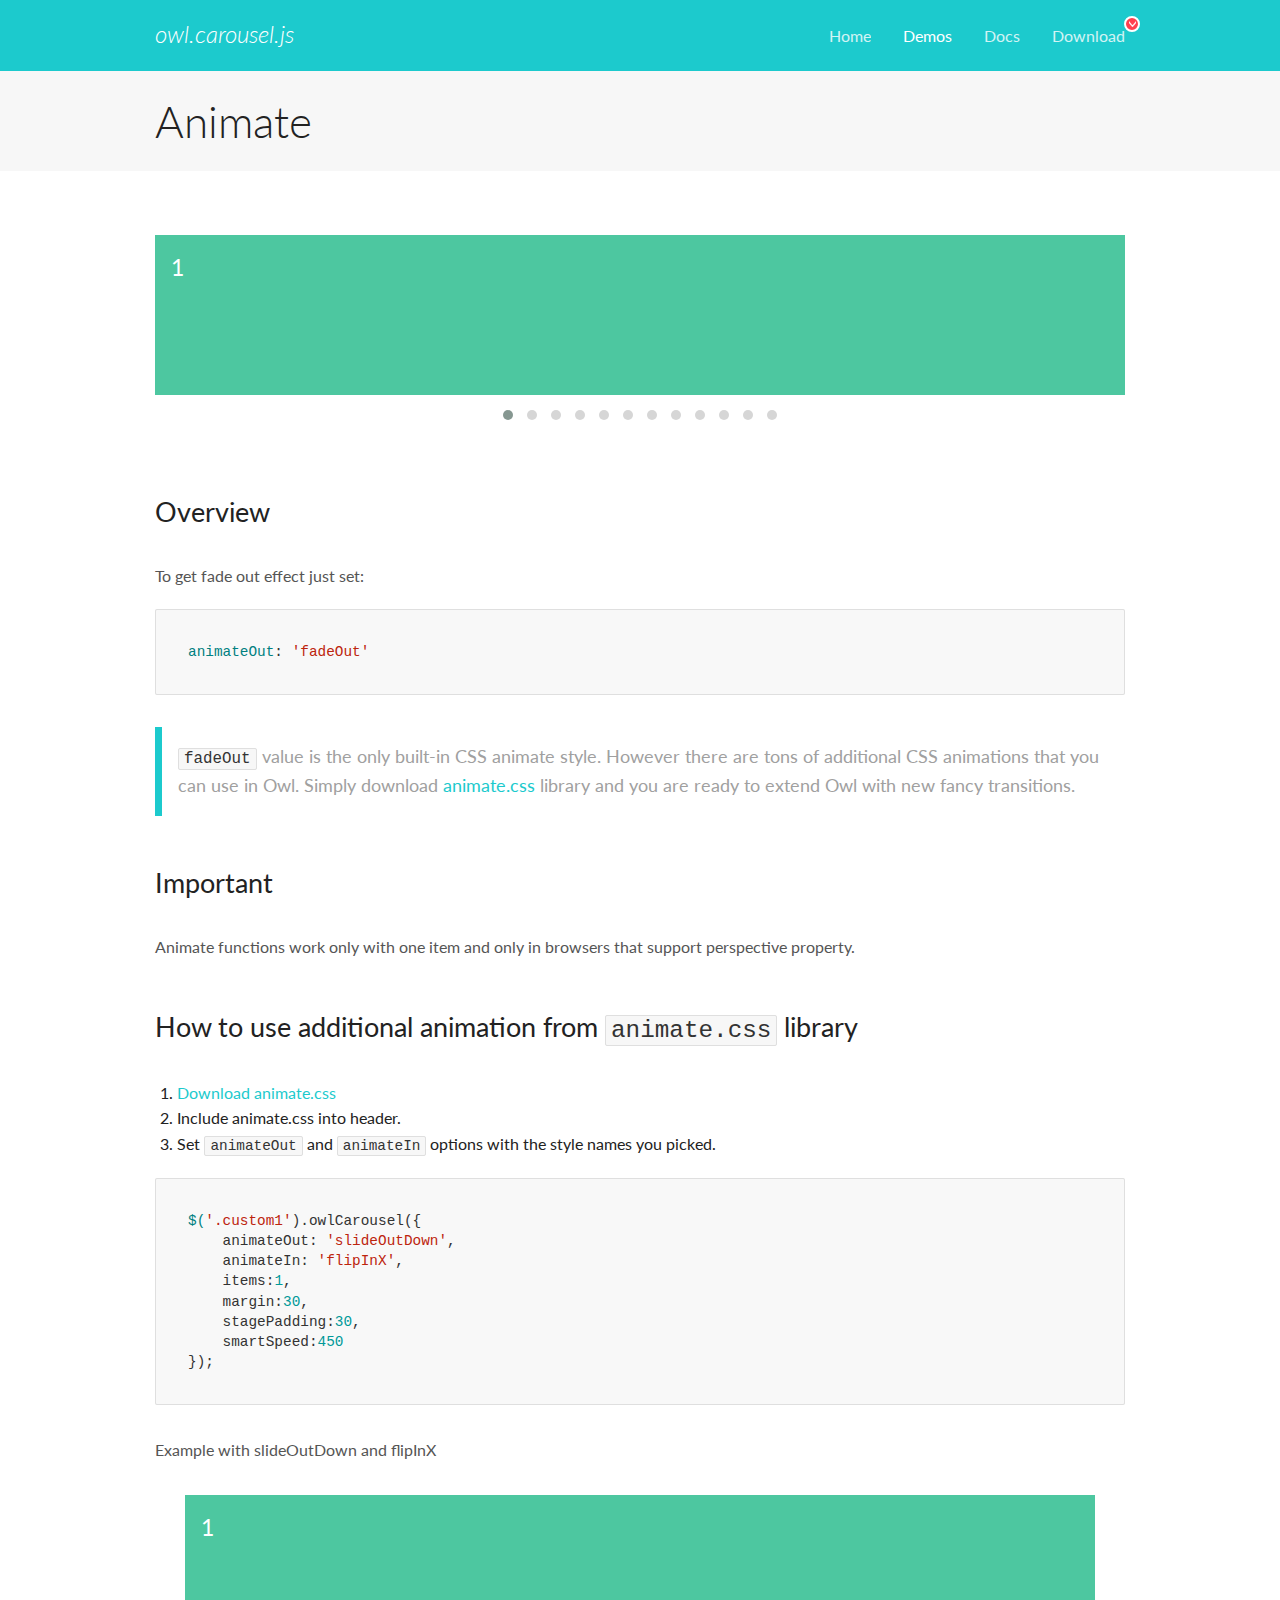
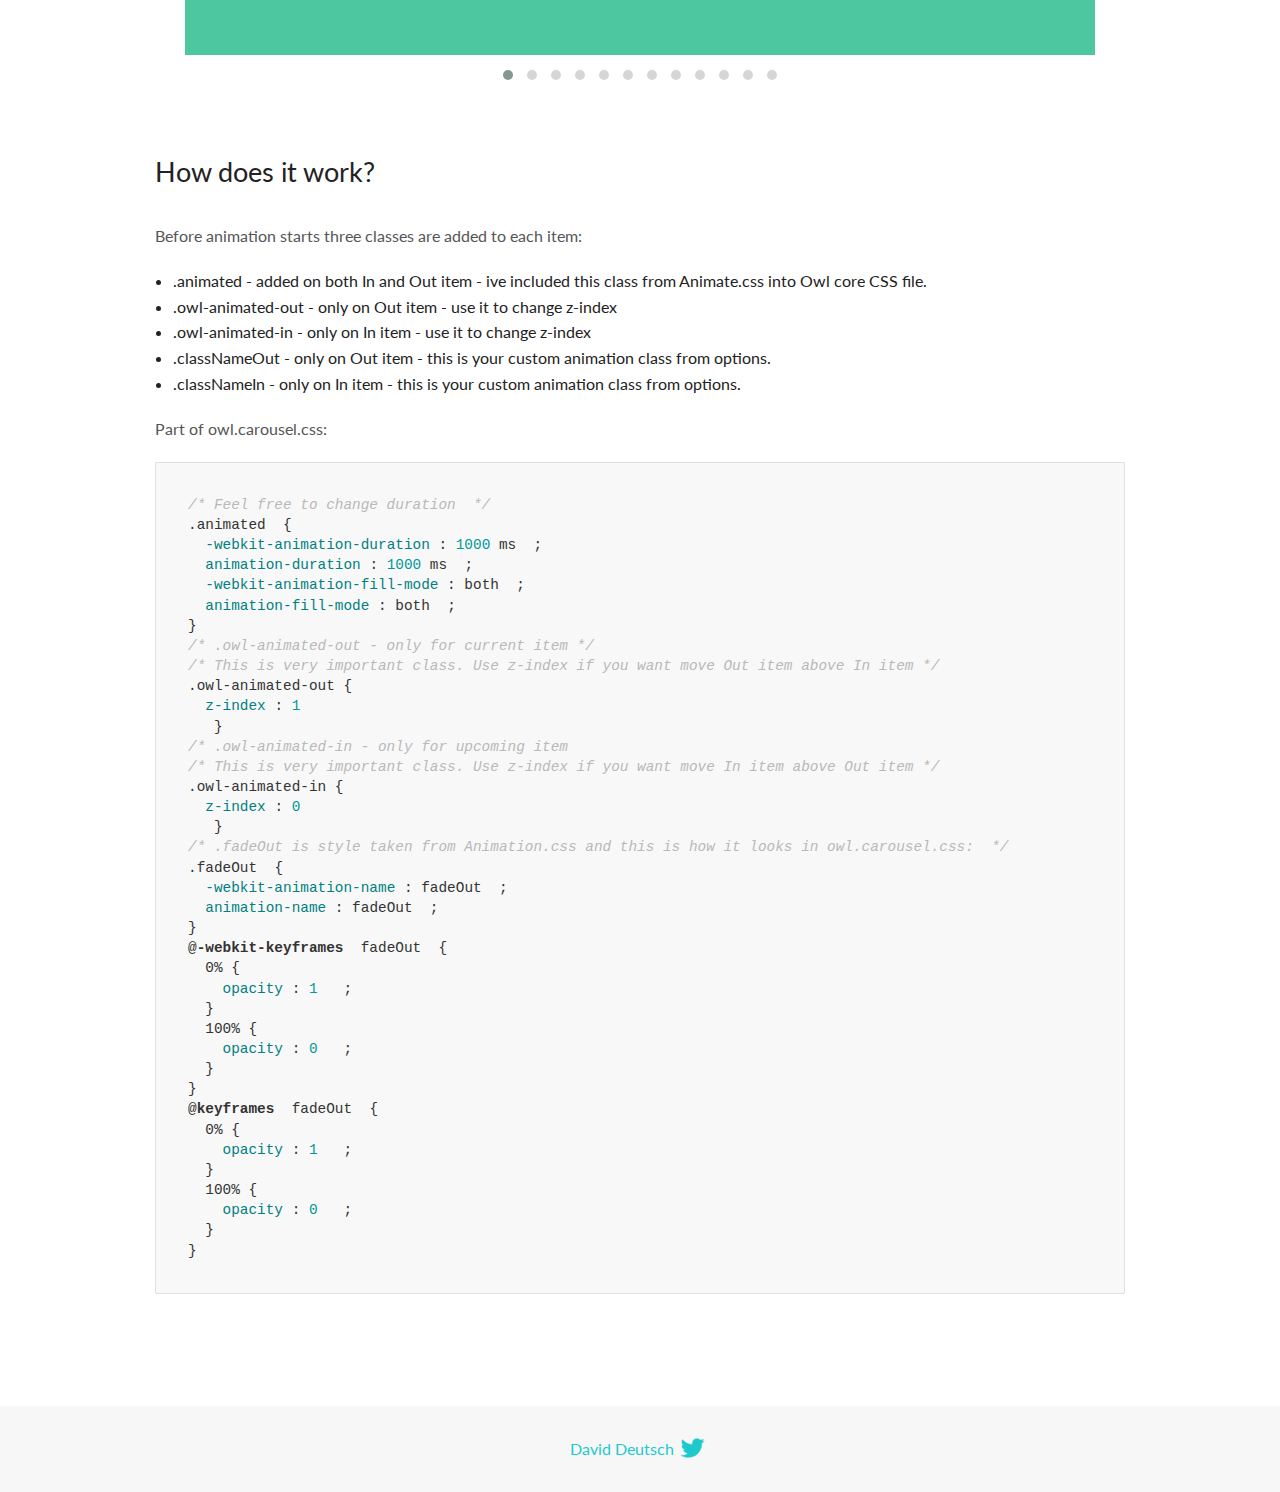
<file: Assets/OwlCarousel2-2.3.4/docs/demos/animate.html>
<!DOCTYPE html>
<html lang="en">
  <head>

    <!-- head -->
    <meta charset="utf-8">
    <meta name="msapplication-tap-highlight" content="no" />
    <meta name="viewport" content="width=device-width, initial-scale=1.0" />
    <meta name="description" content="Animate carousel">
    <meta name="author" content="David Deutsch">
    <title>
      Animate Demo | Owl Carousel | 2.3.4
    </title>

    <!-- Stylesheets -->
    <link href='https://fonts.googleapis.com/css?family=Lato:300,400,700,400italic,300italic' rel='stylesheet' type='text/css'>
    <link rel="stylesheet" href="../assets/css/docs.theme.min.css">

    <!-- Owl Stylesheets -->
    <link rel="stylesheet" href="../assets/owlcarousel/assets/owl.carousel.min.css">
    <link rel="stylesheet" href="../assets/owlcarousel/assets/owl.theme.default.min.css">

    <!-- HTML5 shim and Respond.js IE8 support of HTML5 elements and media queries -->

    <!--[if lt IE 9]>
      <script src="https://oss.maxcdn.com/libs/html5shiv/3.7.0/html5shiv.js"></script>
      <script src="https://oss.maxcdn.com/libs/respond.js/1.3.0/respond.min.js"></script>
    <![endif]-->

    <!-- Favicons -->
    <link rel="apple-touch-icon-precomposed" sizes="144x144" href="../assets/ico/apple-touch-icon-144-precomposed.png">
    <link rel="shortcut icon" href="../assets/ico/favicon.png">
    <link rel="shortcut icon" href="favicon.ico">

    <!-- Yeah i know js should not be in header. Its required for demos.-->

    <!-- javascript -->
    <script src="../assets/vendors/jquery.min.js"></script>
    <script src="../assets/owlcarousel/owl.carousel.js"></script>
  </head>
  <body>

    <!-- header -->
    <header class="header">
      <div class="row">
        <div class="large-12 columns">
          <div class="brand left">
            <h3>
              <a href="/OwlCarousel2/">owl.carousel.js</a> 
            </h3>
          </div>
          <a id="toggle-nav" class="right">
            <span></span> <span></span> <span></span> 
          </a> 
          <div class="nav-bar">
            <ul class="clearfix">
              <li> <a href="/OwlCarousel2/index.html">Home</a>  </li>
              <li class="active">
                <a href="/OwlCarousel2/demos/demos.html">Demos</a> 
              </li>
              <li> <a href="/OwlCarousel2/docs/started-welcome.html">Docs</a>  </li>
              <li>
                <a href="https://github.com/OwlCarousel2/OwlCarousel2/archive/2.3.4.zip">Download</a> 
                <span class="download"></span> 
              </li>
            </ul>
          </div>
        </div>
      </div>
    </header>

    <!-- title -->
    <section class="title">
      <div class="row">
        <div class="large-12 columns">
          <h1>Animate</h1>
        </div>
      </div>
    </section>

    <!--  Demos -->
    <section id="demos">
      <div class="row">
        <div class="large-12 columns">
          <div class="fadeOut owl-carousel owl-theme">
            <div class="item">
              <h4>1</h4>
            </div>
            <div class="item">
              <h4>2</h4>
            </div>
            <div class="item">
              <h4>3</h4>
            </div>
            <div class="item">
              <h4>4</h4>
            </div>
            <div class="item">
              <h4>5</h4>
            </div>
            <div class="item">
              <h4>6</h4>
            </div>
            <div class="item">
              <h4>7</h4>
            </div>
            <div class="item">
              <h4>8</h4>
            </div>
            <div class="item">
              <h4>9</h4>
            </div>
            <div class="item">
              <h4>10</h4>
            </div>
            <div class="item">
              <h4>11</h4>
            </div>
            <div class="item">
              <h4>12</h4>
            </div>
          </div>
          <h3 id="overview">Overview</h3>
          <p>To get fade out effect just set:</p>
          <pre><code>animateOut: &#39;fadeOut&#39;</code></pre>
          <blockquote>
            <p><code>fadeOut</code> value is the only built-in CSS animate style. However there are tons of additional CSS animations that you can use in Owl. Simply download
              <a href="https://daneden.github.io/animate.css/">animate.css</a>  library and you are ready to extend Owl with new fancy transitions.</p>
          </blockquote>
          <h3 id="important">Important</h3>
          <p>Animate functions work only with one item and only in browsers that support perspective property.</p>
          <h3 id="how-to-use-additional-animation-from-animate-css-library">How to use additional animation from <code>animate.css</code> library</h3>
          <ol>
            <li> <a href="https://daneden.github.io/animate.css/">Download animate.css</a>  </li>
            <li>Include animate.css into header.</li>
            <li>Set <code>animateOut</code> and <code>animateIn</code> options with the style names you picked.</li>
          </ol>
          <pre><code>$(&#39;.custom1&#39;).owlCarousel({
    animateOut: &#39;slideOutDown&#39;,
    animateIn: &#39;flipInX&#39;,
    items:1,
    margin:30,
    stagePadding:30,
    smartSpeed:450
});</code></pre>
          <p>Example with slideOutDown and flipInX</p>
          <div class="custom1 owl-carousel owl-theme">
            <div class="item">
              <h4>1</h4>
            </div>
            <div class="item">
              <h4>2</h4>
            </div>
            <div class="item">
              <h4>3</h4>
            </div>
            <div class="item">
              <h4>4</h4>
            </div>
            <div class="item">
              <h4>5</h4>
            </div>
            <div class="item">
              <h4>6</h4>
            </div>
            <div class="item">
              <h4>7</h4>
            </div>
            <div class="item">
              <h4>8</h4>
            </div>
            <div class="item">
              <h4>9</h4>
            </div>
            <div class="item">
              <h4>10</h4>
            </div>
            <div class="item">
              <h4>11</h4>
            </div>
            <div class="item">
              <h4>12</h4>
            </div>
          </div>
          <h3 id="how-does-it-work-">How does it work?</h3>
          <p>Before animation starts three classes are added to each item:</p>
          <ul>
            <li>.animated - added on both In and Out item - ive included this class from Animate.css into Owl core CSS file.</li>
            <li>.owl-animated-out - only on Out item - use it to change z-index</li>
            <li>.owl-animated-in - only on In item - use it to change z-index</li>
            <li>.classNameOut - only on Out item - this is your custom animation class from options.</li>
            <li>.classNameIn - only on In item - this is your custom animation class from options.</li>
          </ul>
          <p>Part of owl.carousel.css:</p>
          <pre><code class="language-css"><span class="comment">/* Feel free to change duration  */</span> 
<span class="class">.animated</span>  <span class="rules">{
  <span class="rule"><span class="attribute">-webkit-animation-duration</span> :<span class="value"> <span class="number">1000</span> ms</span> </span> ;
  <span class="rule"><span class="attribute">animation-duration</span> :<span class="value"> <span class="number">1000</span> ms</span> </span> ;
  <span class="rule"><span class="attribute">-webkit-animation-fill-mode</span> :<span class="value"> both</span> </span> ;
  <span class="rule"><span class="attribute">animation-fill-mode</span> :<span class="value"> both</span> </span> ;
<span class="rule">}</span> </span> 
<span class="comment">/* .owl-animated-out - only for current item */</span> 
<span class="comment">/* This is very important class. Use z-index if you want move Out item above In item */</span> 
<span class="class">.owl-animated-out</span> <span class="rules">{
  <span class="rule"><span class="attribute">z-index</span> :<span class="value"> <span class="number">1</span> 
</span> </span> </span> }
<span class="comment">/* .owl-animated-in - only for upcoming item
/* This is very important class. Use z-index if you want move In item above Out item */</span> 
<span class="class">.owl-animated-in</span> <span class="rules">{
  <span class="rule"><span class="attribute">z-index</span> :<span class="value"> <span class="number">0</span> 
</span> </span> </span> }
<span class="comment">/* .fadeOut is style taken from Animation.css and this is how it looks in owl.carousel.css:  */</span> 
<span class="class">.fadeOut</span>  <span class="rules">{
  <span class="rule"><span class="attribute">-webkit-animation-name</span> :<span class="value"> fadeOut</span> </span> ;
  <span class="rule"><span class="attribute">animation-name</span> :<span class="value"> fadeOut</span> </span> ;
<span class="rule">}</span> </span> 
<span class="at_rule">@<span class="keyword">-webkit-keyframes</span>  fadeOut </span> {
  0% <span class="rules">{
    <span class="rule"><span class="attribute">opacity</span> :<span class="value"> <span class="number">1</span> </span> </span> ;
  <span class="rule">}</span> </span> 
  100% <span class="rules">{
    <span class="rule"><span class="attribute">opacity</span> :<span class="value"> <span class="number">0</span> </span> </span> ;
  <span class="rule">}</span> </span> 
}
<span class="at_rule">@<span class="keyword">keyframes</span>  fadeOut </span> {
  0% <span class="rules">{
    <span class="rule"><span class="attribute">opacity</span> :<span class="value"> <span class="number">1</span> </span> </span> ;
  <span class="rule">}</span> </span> 
  100% <span class="rules">{
    <span class="rule"><span class="attribute">opacity</span> :<span class="value"> <span class="number">0</span> </span> </span> ;
  <span class="rule">}</span> </span> 
}</code></pre>
          <link rel="stylesheet" href="../assets/css/animate.css">
          <script>
            jQuery(document).ready(function($) {
              $('.fadeOut').owlCarousel({
                items: 1,
                animateOut: 'fadeOut',
                loop: true,
                margin: 10,
              });
              $('.custom1').owlCarousel({
                animateOut: 'slideOutDown',
                animateIn: 'flipInX',
                items: 1,
                margin: 30,
                stagePadding: 30,
                smartSpeed: 450
              });
            });
          </script>
        </div>
      </div>
    </section>

    <!-- footer -->
    <footer class="footer">
      <div class="row">
        <div class="large-12 columns">
          <h5>
            <a href="/OwlCarousel2/docs/support-contact.html">David Deutsch</a> 
            <a id="custom-tweet-button" href="https://twitter.com/share?url=https://github.com/OwlCarousel2/OwlCarousel2&text=Owl Carousel - This is so awesome! " target="_blank"></a> 
          </h5>
        </div>
      </div>
    </footer>

    <!-- vendors -->
    <script src="../assets/vendors/highlight.js"></script>
    <script src="../assets/js/app.js"></script>
  </body>
</html>
</file>
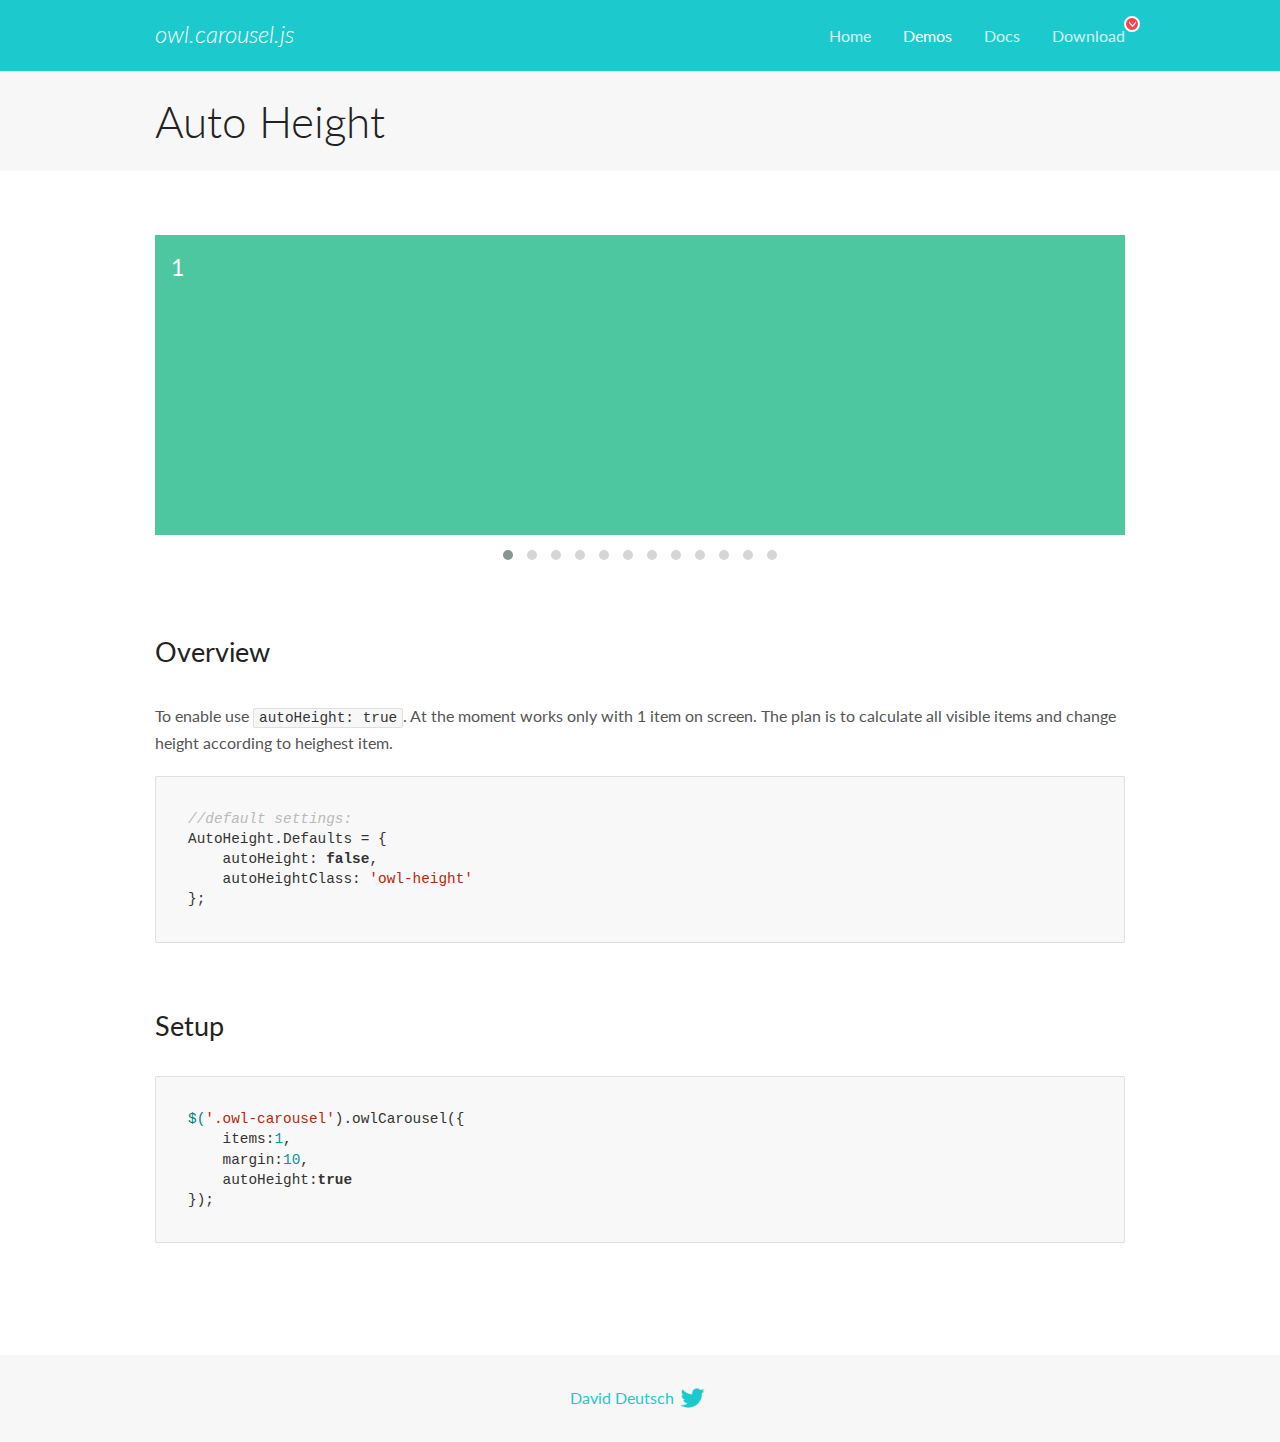
<file: Assets/OwlCarousel2-2.3.4/docs/demos/autoheight.html>
<!DOCTYPE html>
<html lang="en">
  <head>

    <!-- head -->
    <meta charset="utf-8">
    <meta name="msapplication-tap-highlight" content="no" />
    <meta name="viewport" content="width=device-width, initial-scale=1.0" />
    <meta name="description" content="autoHeight usage demo">
    <meta name="author" content="David Deutsch">
    <title>
      Auto Height Demo | Owl Carousel | 2.3.4
    </title>

    <!-- Stylesheets -->
    <link href='https://fonts.googleapis.com/css?family=Lato:300,400,700,400italic,300italic' rel='stylesheet' type='text/css'>
    <link rel="stylesheet" href="../assets/css/docs.theme.min.css">

    <!-- Owl Stylesheets -->
    <link rel="stylesheet" href="../assets/owlcarousel/assets/owl.carousel.min.css">
    <link rel="stylesheet" href="../assets/owlcarousel/assets/owl.theme.default.min.css">

    <!-- HTML5 shim and Respond.js IE8 support of HTML5 elements and media queries -->

    <!--[if lt IE 9]>
      <script src="https://oss.maxcdn.com/libs/html5shiv/3.7.0/html5shiv.js"></script>
      <script src="https://oss.maxcdn.com/libs/respond.js/1.3.0/respond.min.js"></script>
    <![endif]-->

    <!-- Favicons -->
    <link rel="apple-touch-icon-precomposed" sizes="144x144" href="../assets/ico/apple-touch-icon-144-precomposed.png">
    <link rel="shortcut icon" href="../assets/ico/favicon.png">
    <link rel="shortcut icon" href="favicon.ico">

    <!-- Yeah i know js should not be in header. Its required for demos.-->

    <!-- javascript -->
    <script src="../assets/vendors/jquery.min.js"></script>
    <script src="../assets/owlcarousel/owl.carousel.js"></script>
  </head>
  <body>

    <!-- header -->
    <header class="header">
      <div class="row">
        <div class="large-12 columns">
          <div class="brand left">
            <h3>
              <a href="/OwlCarousel2/">owl.carousel.js</a> 
            </h3>
          </div>
          <a id="toggle-nav" class="right">
            <span></span> <span></span> <span></span> 
          </a> 
          <div class="nav-bar">
            <ul class="clearfix">
              <li> <a href="/OwlCarousel2/index.html">Home</a>  </li>
              <li class="active">
                <a href="/OwlCarousel2/demos/demos.html">Demos</a> 
              </li>
              <li> <a href="/OwlCarousel2/docs/started-welcome.html">Docs</a>  </li>
              <li>
                <a href="https://github.com/OwlCarousel2/OwlCarousel2/archive/2.3.4.zip">Download</a> 
                <span class="download"></span> 
              </li>
            </ul>
          </div>
        </div>
      </div>
    </header>

    <!-- title -->
    <section class="title">
      <div class="row">
        <div class="large-12 columns">
          <h1>Auto Height</h1>
        </div>
      </div>
    </section>

    <!--  Demos -->
    <section id="demos">
      <div class="row">
        <div class="large-12 columns">
          <div class="owl-carousel owl-theme">
            <div class="item" style="height:300px">
              <h4>1</h4>
            </div>
            <div class="item" style="height:100px">
              <h4>2</h4>
            </div>
            <div class="item" style="height:500px">
              <h4>3</h4>
            </div>
            <div class="item" style="height:250px">
              <h4>4</h4>
            </div>
            <div class="item" style="height:400px">
              <h4>5</h4>
            </div>
            <div class="item" style="height:500px">
              <h4>6</h4>
            </div>
            <div class="item" style="height:600px">
              <h4>7</h4>
            </div>
            <div class="item" style="height:400px">
              <h4>8</h4>
            </div>
            <div class="item" style="height:300px">
              <h4>9</h4>
            </div>
            <div class="item" style="height:350px">
              <h4>10</h4>
            </div>
            <div class="item" style="height:200px">
              <h4>11</h4>
            </div>
            <div class="item" style="height:150px">
              <h4>12</h4>
            </div>
          </div>
          <h3 id="overview">Overview</h3>
          <p>To enable use <code>autoHeight: true</code>. At the moment works only with 1 item on screen. The plan is to calculate all visible items and change height according to heighest item.</p>
          <pre><code>//default settings:
AutoHeight.Defaults = {
    autoHeight: false,
    autoHeightClass: &#39;owl-height&#39;
};</code></pre>
          <h3 id="setup">Setup</h3>
          <pre><code>$(&#39;.owl-carousel&#39;).owlCarousel({
    items:1,
    margin:10,
    autoHeight:true
});</code></pre>
          <script>
            $(document).ready(function() {
              $('.owl-carousel').owlCarousel({
                items: 1,
                margin: 10,
                autoHeight: true
              });
            })
          </script>
        </div>
      </div>
    </section>

    <!-- footer -->
    <footer class="footer">
      <div class="row">
        <div class="large-12 columns">
          <h5>
            <a href="/OwlCarousel2/docs/support-contact.html">David Deutsch</a> 
            <a id="custom-tweet-button" href="https://twitter.com/share?url=https://github.com/OwlCarousel2/OwlCarousel2&text=Owl Carousel - This is so awesome! " target="_blank"></a> 
          </h5>
        </div>
      </div>
    </footer>

    <!-- vendors -->
    <script src="../assets/vendors/highlight.js"></script>
    <script src="../assets/js/app.js"></script>
  </body>
</html>
</file>
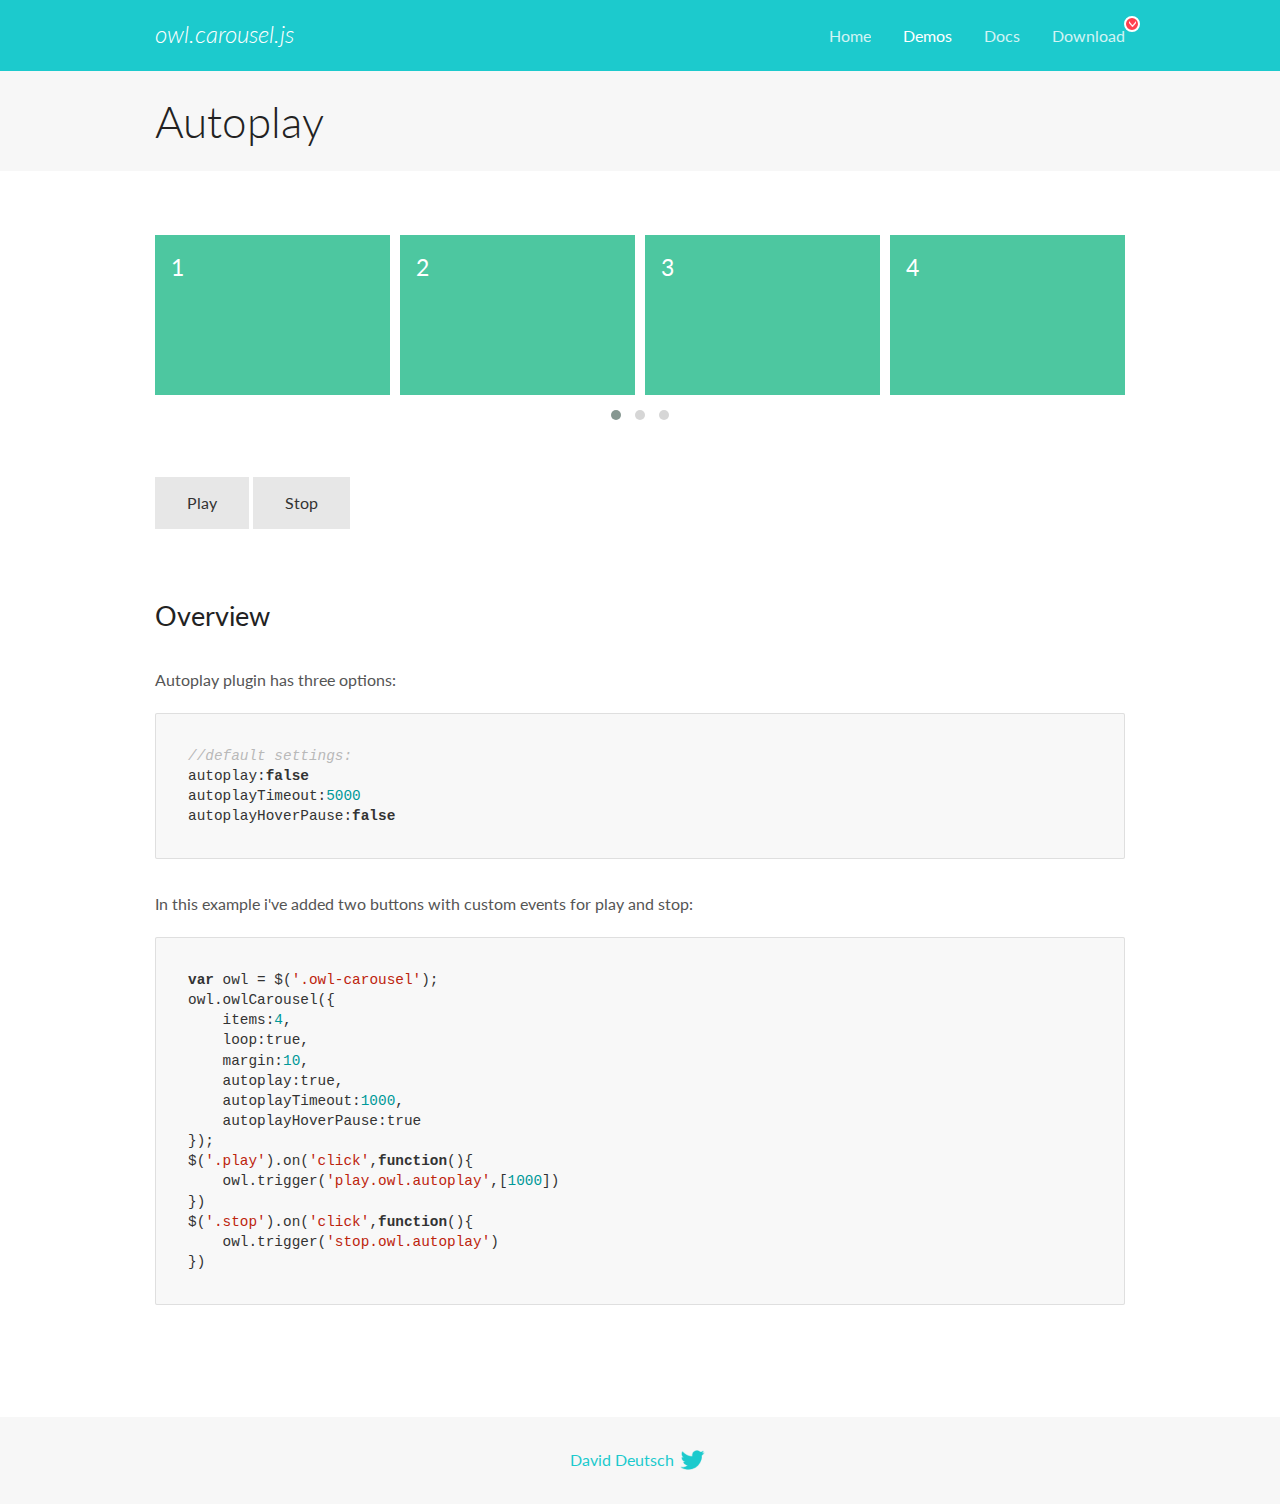
<file: Assets/OwlCarousel2-2.3.4/docs/demos/autoplay.html>
<!DOCTYPE html>
<html lang="en">
  <head>

    <!-- head -->
    <meta charset="utf-8">
    <meta name="msapplication-tap-highlight" content="no" />
    <meta name="viewport" content="width=device-width, initial-scale=1.0" />
    <meta name="description" content="Autoplay usage demo">
    <meta name="author" content="David Deutsch">
    <title>
      Autoplay Demo | Owl Carousel | 2.3.4
    </title>

    <!-- Stylesheets -->
    <link href='https://fonts.googleapis.com/css?family=Lato:300,400,700,400italic,300italic' rel='stylesheet' type='text/css'>
    <link rel="stylesheet" href="../assets/css/docs.theme.min.css">

    <!-- Owl Stylesheets -->
    <link rel="stylesheet" href="../assets/owlcarousel/assets/owl.carousel.min.css">
    <link rel="stylesheet" href="../assets/owlcarousel/assets/owl.theme.default.min.css">

    <!-- HTML5 shim and Respond.js IE8 support of HTML5 elements and media queries -->

    <!--[if lt IE 9]>
      <script src="https://oss.maxcdn.com/libs/html5shiv/3.7.0/html5shiv.js"></script>
      <script src="https://oss.maxcdn.com/libs/respond.js/1.3.0/respond.min.js"></script>
    <![endif]-->

    <!-- Favicons -->
    <link rel="apple-touch-icon-precomposed" sizes="144x144" href="../assets/ico/apple-touch-icon-144-precomposed.png">
    <link rel="shortcut icon" href="../assets/ico/favicon.png">
    <link rel="shortcut icon" href="favicon.ico">

    <!-- Yeah i know js should not be in header. Its required for demos.-->

    <!-- javascript -->
    <script src="../assets/vendors/jquery.min.js"></script>
    <script src="../assets/owlcarousel/owl.carousel.js"></script>
  </head>
  <body>

    <!-- header -->
    <header class="header">
      <div class="row">
        <div class="large-12 columns">
          <div class="brand left">
            <h3>
              <a href="/OwlCarousel2/">owl.carousel.js</a> 
            </h3>
          </div>
          <a id="toggle-nav" class="right">
            <span></span> <span></span> <span></span> 
          </a> 
          <div class="nav-bar">
            <ul class="clearfix">
              <li> <a href="/OwlCarousel2/index.html">Home</a>  </li>
              <li class="active">
                <a href="/OwlCarousel2/demos/demos.html">Demos</a> 
              </li>
              <li> <a href="/OwlCarousel2/docs/started-welcome.html">Docs</a>  </li>
              <li>
                <a href="https://github.com/OwlCarousel2/OwlCarousel2/archive/2.3.4.zip">Download</a> 
                <span class="download"></span> 
              </li>
            </ul>
          </div>
        </div>
      </div>
    </header>

    <!-- title -->
    <section class="title">
      <div class="row">
        <div class="large-12 columns">
          <h1>Autoplay</h1>
        </div>
      </div>
    </section>

    <!--  Demos -->
    <section id="demos">
      <div class="row">
        <div class="large-12 columns">
          <div class="owl-carousel owl-theme">
            <div class="item">
              <h4>1</h4>
            </div>
            <div class="item">
              <h4>2</h4>
            </div>
            <div class="item">
              <h4>3</h4>
            </div>
            <div class="item">
              <h4>4</h4>
            </div>
            <div class="item">
              <h4>5</h4>
            </div>
            <div class="item">
              <h4>6</h4>
            </div>
            <div class="item">
              <h4>7</h4>
            </div>
            <div class="item">
              <h4>8</h4>
            </div>
            <div class="item">
              <h4>9</h4>
            </div>
            <div class="item">
              <h4>10</h4>
            </div>
            <div class="item">
              <h4>11</h4>
            </div>
            <div class="item">
              <h4>12</h4>
            </div>
          </div>
          <a class="button secondary play">Play</a> 
          <a class="button secondary stop">Stop</a> 
          <h3 id="overview">Overview</h3>
          <p>Autoplay plugin has three options:</p>
          <pre><code>//default settings:
autoplay:false
autoplayTimeout:5000
autoplayHoverPause:false</code></pre>
          <p>In this example i&#39;ve added two buttons with custom events for play and stop:</p>
          <pre><code>var owl = $(&#39;.owl-carousel&#39;);
owl.owlCarousel({
    items:4,
    loop:true,
    margin:10,
    autoplay:true,
    autoplayTimeout:1000,
    autoplayHoverPause:true
});
$(&#39;.play&#39;).on(&#39;click&#39;,function(){
    owl.trigger(&#39;play.owl.autoplay&#39;,[1000])
})
$(&#39;.stop&#39;).on(&#39;click&#39;,function(){
    owl.trigger(&#39;stop.owl.autoplay&#39;)
})</code></pre>
          <script>
            $(document).ready(function() {
              var owl = $('.owl-carousel');
              owl.owlCarousel({
                items: 4,
                loop: true,
                margin: 10,
                autoplay: true,
                autoplayTimeout: 1000,
                autoplayHoverPause: true
              });
              $('.play').on('click', function() {
                owl.trigger('play.owl.autoplay', [1000])
              })
              $('.stop').on('click', function() {
                owl.trigger('stop.owl.autoplay')
              })
            })
          </script>
        </div>
      </div>
    </section>

    <!-- footer -->
    <footer class="footer">
      <div class="row">
        <div class="large-12 columns">
          <h5>
            <a href="/OwlCarousel2/docs/support-contact.html">David Deutsch</a> 
            <a id="custom-tweet-button" href="https://twitter.com/share?url=https://github.com/OwlCarousel2/OwlCarousel2&text=Owl Carousel - This is so awesome! " target="_blank"></a> 
          </h5>
        </div>
      </div>
    </footer>

    <!-- vendors -->
    <script src="../assets/vendors/highlight.js"></script>
    <script src="../assets/js/app.js"></script>
  </body>
</html>
</file>
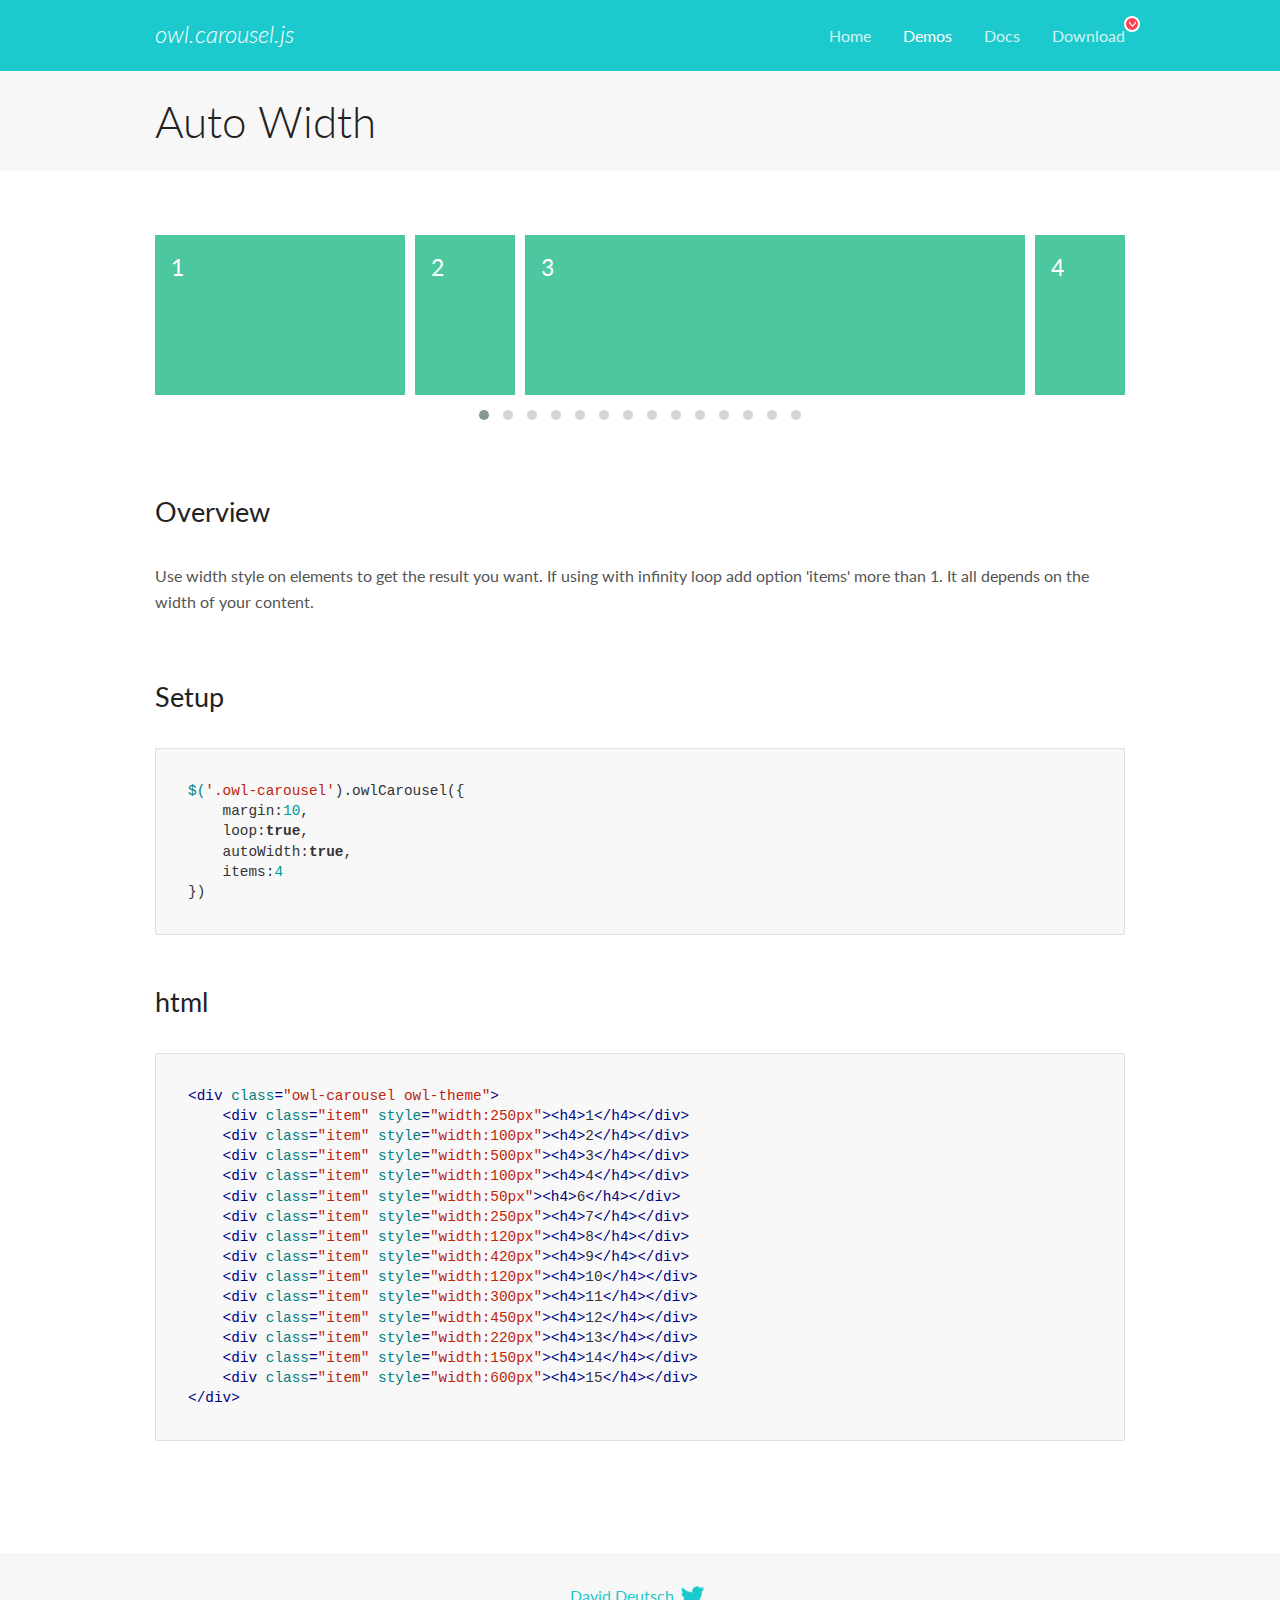
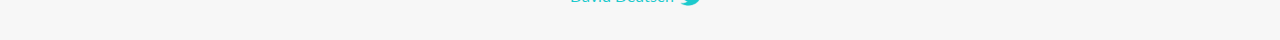
<file: Assets/OwlCarousel2-2.3.4/docs/demos/autowidth.html>
<!DOCTYPE html>
<html lang="en">
  <head>

    <!-- head -->
    <meta charset="utf-8">
    <meta name="msapplication-tap-highlight" content="no" />
    <meta name="viewport" content="width=device-width, initial-scale=1.0" />
    <meta name="description" content="Auto Width">
    <meta name="author" content="David Deutsch">
    <title>
      Auto Width Demo | Owl Carousel | 2.3.4
    </title>

    <!-- Stylesheets -->
    <link href='https://fonts.googleapis.com/css?family=Lato:300,400,700,400italic,300italic' rel='stylesheet' type='text/css'>
    <link rel="stylesheet" href="../assets/css/docs.theme.min.css">

    <!-- Owl Stylesheets -->
    <link rel="stylesheet" href="../assets/owlcarousel/assets/owl.carousel.min.css">
    <link rel="stylesheet" href="../assets/owlcarousel/assets/owl.theme.default.min.css">

    <!-- HTML5 shim and Respond.js IE8 support of HTML5 elements and media queries -->

    <!--[if lt IE 9]>
      <script src="https://oss.maxcdn.com/libs/html5shiv/3.7.0/html5shiv.js"></script>
      <script src="https://oss.maxcdn.com/libs/respond.js/1.3.0/respond.min.js"></script>
    <![endif]-->

    <!-- Favicons -->
    <link rel="apple-touch-icon-precomposed" sizes="144x144" href="../assets/ico/apple-touch-icon-144-precomposed.png">
    <link rel="shortcut icon" href="../assets/ico/favicon.png">
    <link rel="shortcut icon" href="favicon.ico">

    <!-- Yeah i know js should not be in header. Its required for demos.-->

    <!-- javascript -->
    <script src="../assets/vendors/jquery.min.js"></script>
    <script src="../assets/owlcarousel/owl.carousel.js"></script>
  </head>
  <body>

    <!-- header -->
    <header class="header">
      <div class="row">
        <div class="large-12 columns">
          <div class="brand left">
            <h3>
              <a href="/OwlCarousel2/">owl.carousel.js</a> 
            </h3>
          </div>
          <a id="toggle-nav" class="right">
            <span></span> <span></span> <span></span> 
          </a> 
          <div class="nav-bar">
            <ul class="clearfix">
              <li> <a href="/OwlCarousel2/index.html">Home</a>  </li>
              <li class="active">
                <a href="/OwlCarousel2/demos/demos.html">Demos</a> 
              </li>
              <li> <a href="/OwlCarousel2/docs/started-welcome.html">Docs</a>  </li>
              <li>
                <a href="https://github.com/OwlCarousel2/OwlCarousel2/archive/2.3.4.zip">Download</a> 
                <span class="download"></span> 
              </li>
            </ul>
          </div>
        </div>
      </div>
    </header>

    <!-- title -->
    <section class="title">
      <div class="row">
        <div class="large-12 columns">
          <h1>Auto Width</h1>
        </div>
      </div>
    </section>

    <!--  Demos -->
    <section id="demos">
      <div class="row">
        <div class="large-12 columns">
          <div class="owl-carousel owl-theme">
            <div class="item" style="width:250px">
              <h4>1</h4>
            </div>
            <div class="item" style="width:100px">
              <h4>2</h4>
            </div>
            <div class="item" style="width:500px">
              <h4>3</h4>
            </div>
            <div class="item" style="width:100px">
              <h4>4</h4>
            </div>
            <div class="item" style="width:50px">
              <h4>6</h4>
            </div>
            <div class="item" style="width:250px">
              <h4>7</h4>
            </div>
            <div class="item" style="width:120px">
              <h4>8</h4>
            </div>
            <div class="item" style="width:420px">
              <h4>9</h4>
            </div>
            <div class="item" style="width:120px">
              <h4>10</h4>
            </div>
            <div class="item" style="width:300px">
              <h4>11</h4>
            </div>
            <div class="item" style="width:450px">
              <h4>12</h4>
            </div>
            <div class="item" style="width:220px">
              <h4>13</h4>
            </div>
            <div class="item" style="width:150px">
              <h4>14</h4>
            </div>
            <div class="item" style="width:600px">
              <h4>15</h4>
            </div>
          </div>
          <h3 id="overview">Overview</h3>
          <p>Use width style on elements to get the result you want. If using with infinity loop add option &#39;items&#39; more than 1. It all depends on the width of your content.</p>
          <h3 id="setup">Setup</h3>
          <pre><code>$(&#39;.owl-carousel&#39;).owlCarousel({
    margin:10,
    loop:true,
    autoWidth:true,
    items:4
})</code></pre>
          <h3 id="html">html</h3>
          <pre><code>&lt;div class=&quot;owl-carousel owl-theme&quot;&gt;
    &lt;div class=&quot;item&quot; style=&quot;width:250px&quot;&gt;&lt;h4&gt;1&lt;/h4&gt;&lt;/div&gt;
    &lt;div class=&quot;item&quot; style=&quot;width:100px&quot;&gt;&lt;h4&gt;2&lt;/h4&gt;&lt;/div&gt;
    &lt;div class=&quot;item&quot; style=&quot;width:500px&quot;&gt;&lt;h4&gt;3&lt;/h4&gt;&lt;/div&gt;
    &lt;div class=&quot;item&quot; style=&quot;width:100px&quot;&gt;&lt;h4&gt;4&lt;/h4&gt;&lt;/div&gt;
    &lt;div class=&quot;item&quot; style=&quot;width:50px&quot;&gt;&lt;h4&gt;6&lt;/h4&gt;&lt;/div&gt;
    &lt;div class=&quot;item&quot; style=&quot;width:250px&quot;&gt;&lt;h4&gt;7&lt;/h4&gt;&lt;/div&gt;
    &lt;div class=&quot;item&quot; style=&quot;width:120px&quot;&gt;&lt;h4&gt;8&lt;/h4&gt;&lt;/div&gt;
    &lt;div class=&quot;item&quot; style=&quot;width:420px&quot;&gt;&lt;h4&gt;9&lt;/h4&gt;&lt;/div&gt;
    &lt;div class=&quot;item&quot; style=&quot;width:120px&quot;&gt;&lt;h4&gt;10&lt;/h4&gt;&lt;/div&gt;
    &lt;div class=&quot;item&quot; style=&quot;width:300px&quot;&gt;&lt;h4&gt;11&lt;/h4&gt;&lt;/div&gt;
    &lt;div class=&quot;item&quot; style=&quot;width:450px&quot;&gt;&lt;h4&gt;12&lt;/h4&gt;&lt;/div&gt;
    &lt;div class=&quot;item&quot; style=&quot;width:220px&quot;&gt;&lt;h4&gt;13&lt;/h4&gt;&lt;/div&gt;
    &lt;div class=&quot;item&quot; style=&quot;width:150px&quot;&gt;&lt;h4&gt;14&lt;/h4&gt;&lt;/div&gt;
    &lt;div class=&quot;item&quot; style=&quot;width:600px&quot;&gt;&lt;h4&gt;15&lt;/h4&gt;&lt;/div&gt;
&lt;/div&gt;</code></pre>
          <script>
            $(document).ready(function() {
              $('.owl-carousel').owlCarousel({
                margin: 10,
                loop: true,
                autoWidth: true,
                items: 4
              })
            })
          </script>
        </div>
      </div>
    </section>

    <!-- footer -->
    <footer class="footer">
      <div class="row">
        <div class="large-12 columns">
          <h5>
            <a href="/OwlCarousel2/docs/support-contact.html">David Deutsch</a> 
            <a id="custom-tweet-button" href="https://twitter.com/share?url=https://github.com/OwlCarousel2/OwlCarousel2&text=Owl Carousel - This is so awesome! " target="_blank"></a> 
          </h5>
        </div>
      </div>
    </footer>

    <!-- vendors -->
    <script src="../assets/vendors/highlight.js"></script>
    <script src="../assets/js/app.js"></script>
  </body>
</html>
</file>
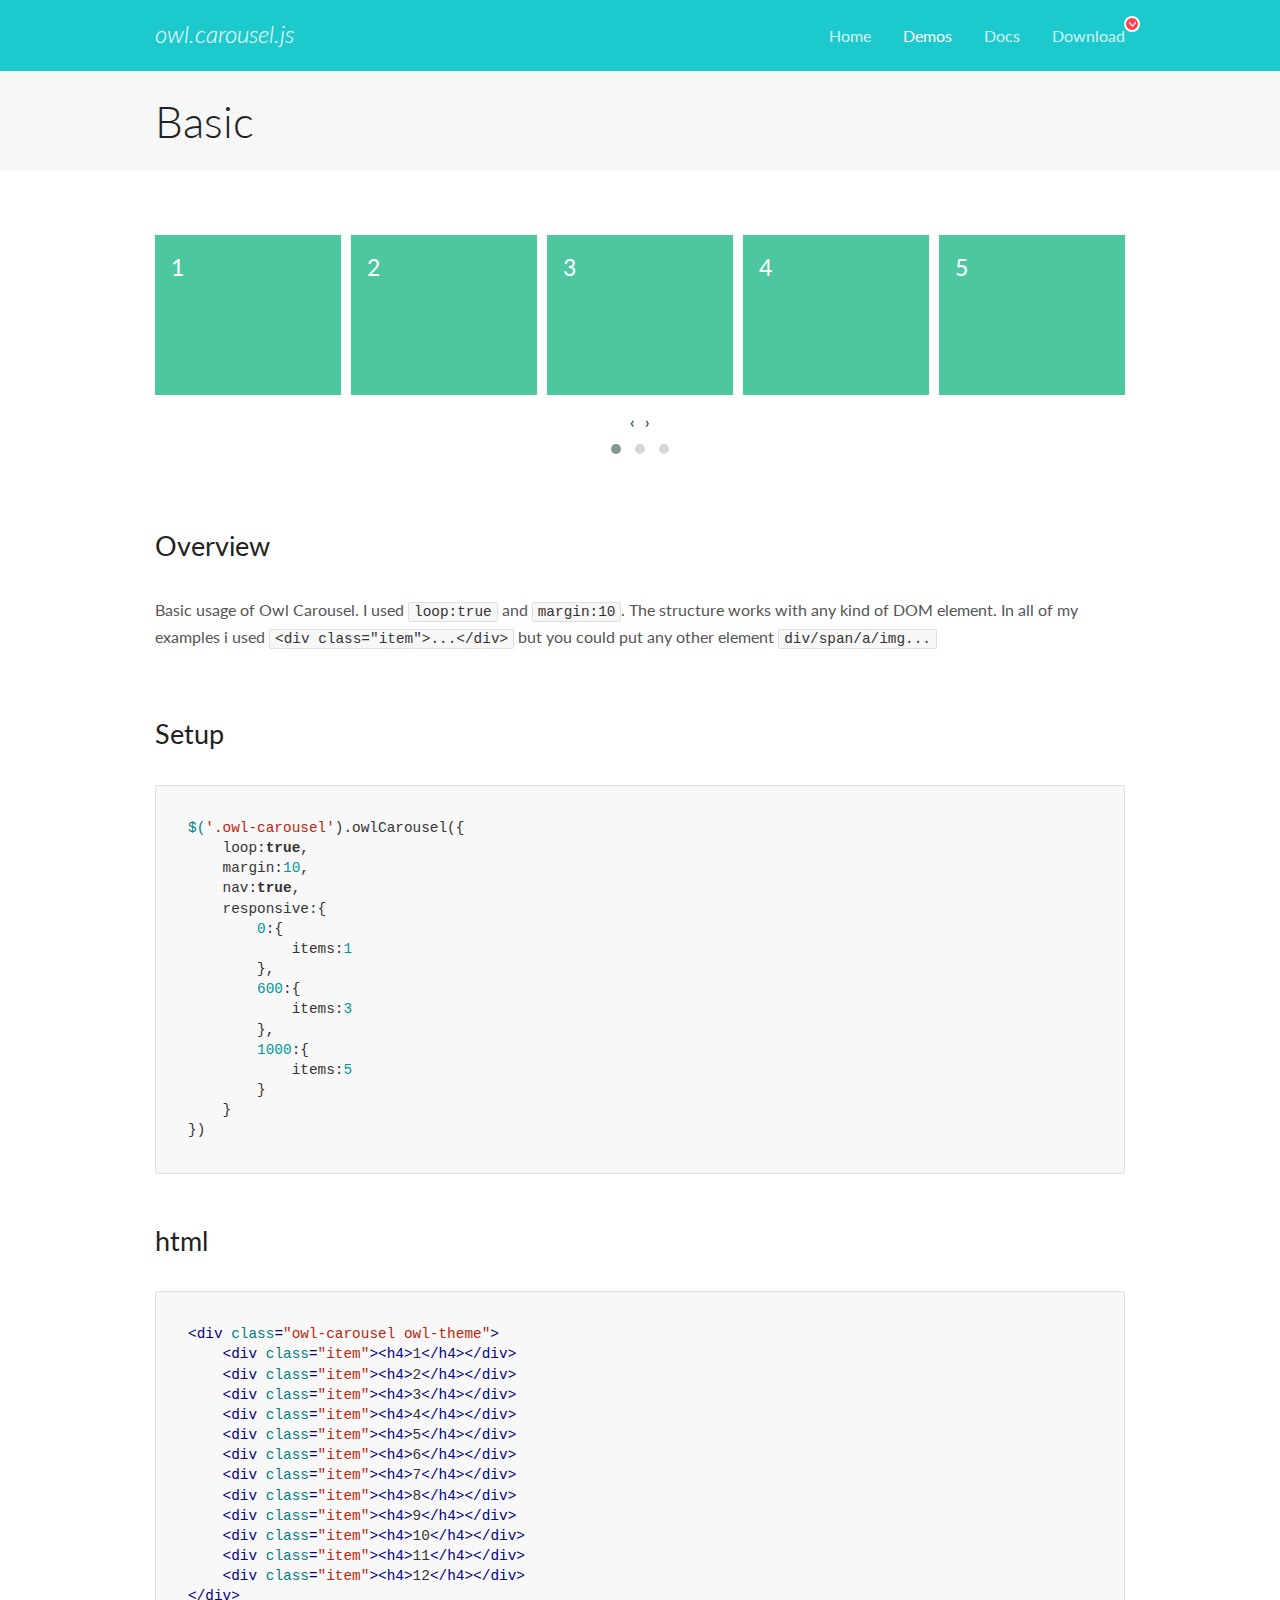
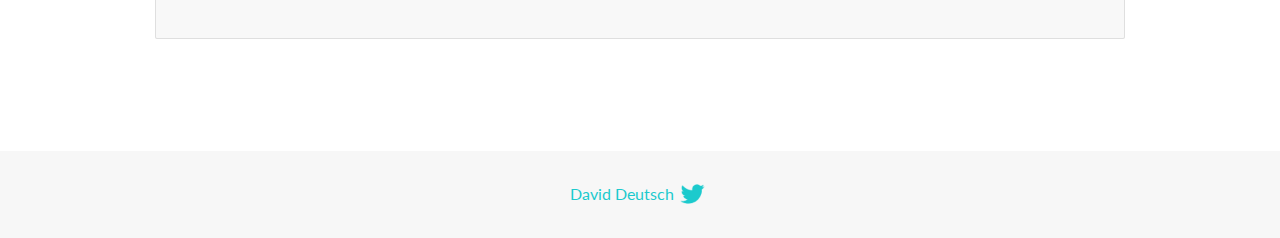
<file: Assets/OwlCarousel2-2.3.4/docs/demos/basic.html>
<!DOCTYPE html>
<html lang="en">
  <head>

    <!-- head -->
    <meta charset="utf-8">
    <meta name="msapplication-tap-highlight" content="no" />
    <meta name="viewport" content="width=device-width, initial-scale=1.0" />
    <meta name="description" content="Basic usage demo">
    <meta name="author" content="David Deutsch">
    <title>
      Basic Demo | Owl Carousel | 2.3.4
    </title>

    <!-- Stylesheets -->
    <link href='https://fonts.googleapis.com/css?family=Lato:300,400,700,400italic,300italic' rel='stylesheet' type='text/css'>
    <link rel="stylesheet" href="../assets/css/docs.theme.min.css">

    <!-- Owl Stylesheets -->
    <link rel="stylesheet" href="../assets/owlcarousel/assets/owl.carousel.min.css">
    <link rel="stylesheet" href="../assets/owlcarousel/assets/owl.theme.default.min.css">

    <!-- HTML5 shim and Respond.js IE8 support of HTML5 elements and media queries -->

    <!--[if lt IE 9]>
      <script src="https://oss.maxcdn.com/libs/html5shiv/3.7.0/html5shiv.js"></script>
      <script src="https://oss.maxcdn.com/libs/respond.js/1.3.0/respond.min.js"></script>
    <![endif]-->

    <!-- Favicons -->
    <link rel="apple-touch-icon-precomposed" sizes="144x144" href="../assets/ico/apple-touch-icon-144-precomposed.png">
    <link rel="shortcut icon" href="../assets/ico/favicon.png">
    <link rel="shortcut icon" href="favicon.ico">

    <!-- Yeah i know js should not be in header. Its required for demos.-->

    <!-- javascript -->
    <script src="../assets/vendors/jquery.min.js"></script>
    <script src="../assets/owlcarousel/owl.carousel.js"></script>
  </head>
  <body>

    <!-- header -->
    <header class="header">
      <div class="row">
        <div class="large-12 columns">
          <div class="brand left">
            <h3>
              <a href="/OwlCarousel2/">owl.carousel.js</a> 
            </h3>
          </div>
          <a id="toggle-nav" class="right">
            <span></span> <span></span> <span></span> 
          </a> 
          <div class="nav-bar">
            <ul class="clearfix">
              <li> <a href="/OwlCarousel2/index.html">Home</a>  </li>
              <li class="active">
                <a href="/OwlCarousel2/demos/demos.html">Demos</a> 
              </li>
              <li> <a href="/OwlCarousel2/docs/started-welcome.html">Docs</a>  </li>
              <li>
                <a href="https://github.com/OwlCarousel2/OwlCarousel2/archive/2.3.4.zip">Download</a> 
                <span class="download"></span> 
              </li>
            </ul>
          </div>
        </div>
      </div>
    </header>

    <!-- title -->
    <section class="title">
      <div class="row">
        <div class="large-12 columns">
          <h1>Basic</h1>
        </div>
      </div>
    </section>

    <!--  Demos -->
    <section id="demos">
      <div class="row">
        <div class="large-12 columns">
          <div class="owl-carousel owl-theme">
            <div class="item">
              <h4>1</h4>
            </div>
            <div class="item">
              <h4>2</h4>
            </div>
            <div class="item">
              <h4>3</h4>
            </div>
            <div class="item">
              <h4>4</h4>
            </div>
            <div class="item">
              <h4>5</h4>
            </div>
            <div class="item">
              <h4>6</h4>
            </div>
            <div class="item">
              <h4>7</h4>
            </div>
            <div class="item">
              <h4>8</h4>
            </div>
            <div class="item">
              <h4>9</h4>
            </div>
            <div class="item">
              <h4>10</h4>
            </div>
            <div class="item">
              <h4>11</h4>
            </div>
            <div class="item">
              <h4>12</h4>
            </div>
          </div>
          <h3 id="overview">Overview</h3>
          <p>Basic usage of Owl Carousel. I used <code>loop:true</code> and <code>margin:10</code>. The structure works with any kind of DOM element. In all of my examples i used <code>&lt;div class=&quot;item&quot;&gt;...&lt;/div&gt;</code> but you could
            put any other element <code>div/span/a/img...</code></p>
          <h3 id="setup">Setup</h3>
          <pre><code>$(&#39;.owl-carousel&#39;).owlCarousel({
    loop:true,
    margin:10,
    nav:true,
    responsive:{
        0:{
            items:1
        },
        600:{
            items:3
        },
        1000:{
            items:5
        }
    }
})</code></pre>
          <h3 id="html">html</h3>
          <pre><code>&lt;div class=&quot;owl-carousel owl-theme&quot;&gt;
    &lt;div class=&quot;item&quot;&gt;&lt;h4&gt;1&lt;/h4&gt;&lt;/div&gt;
    &lt;div class=&quot;item&quot;&gt;&lt;h4&gt;2&lt;/h4&gt;&lt;/div&gt;
    &lt;div class=&quot;item&quot;&gt;&lt;h4&gt;3&lt;/h4&gt;&lt;/div&gt;
    &lt;div class=&quot;item&quot;&gt;&lt;h4&gt;4&lt;/h4&gt;&lt;/div&gt;
    &lt;div class=&quot;item&quot;&gt;&lt;h4&gt;5&lt;/h4&gt;&lt;/div&gt;
    &lt;div class=&quot;item&quot;&gt;&lt;h4&gt;6&lt;/h4&gt;&lt;/div&gt;
    &lt;div class=&quot;item&quot;&gt;&lt;h4&gt;7&lt;/h4&gt;&lt;/div&gt;
    &lt;div class=&quot;item&quot;&gt;&lt;h4&gt;8&lt;/h4&gt;&lt;/div&gt;
    &lt;div class=&quot;item&quot;&gt;&lt;h4&gt;9&lt;/h4&gt;&lt;/div&gt;
    &lt;div class=&quot;item&quot;&gt;&lt;h4&gt;10&lt;/h4&gt;&lt;/div&gt;
    &lt;div class=&quot;item&quot;&gt;&lt;h4&gt;11&lt;/h4&gt;&lt;/div&gt;
    &lt;div class=&quot;item&quot;&gt;&lt;h4&gt;12&lt;/h4&gt;&lt;/div&gt;
&lt;/div&gt;</code></pre>
          <script>
            $(document).ready(function() {
              var owl = $('.owl-carousel');
              owl.owlCarousel({
                margin: 10,
                nav: true,
                loop: true,
                responsive: {
                  0: {
                    items: 1
                  },
                  600: {
                    items: 3
                  },
                  1000: {
                    items: 5
                  }
                }
              })
            })
          </script>
        </div>
      </div>
    </section>

    <!-- footer -->
    <footer class="footer">
      <div class="row">
        <div class="large-12 columns">
          <h5>
            <a href="/OwlCarousel2/docs/support-contact.html">David Deutsch</a> 
            <a id="custom-tweet-button" href="https://twitter.com/share?url=https://github.com/OwlCarousel2/OwlCarousel2&text=Owl Carousel - This is so awesome! " target="_blank"></a> 
          </h5>
        </div>
      </div>
    </footer>

    <!-- vendors -->
    <script src="../assets/vendors/highlight.js"></script>
    <script src="../assets/js/app.js"></script>
  </body>
</html>
</file>
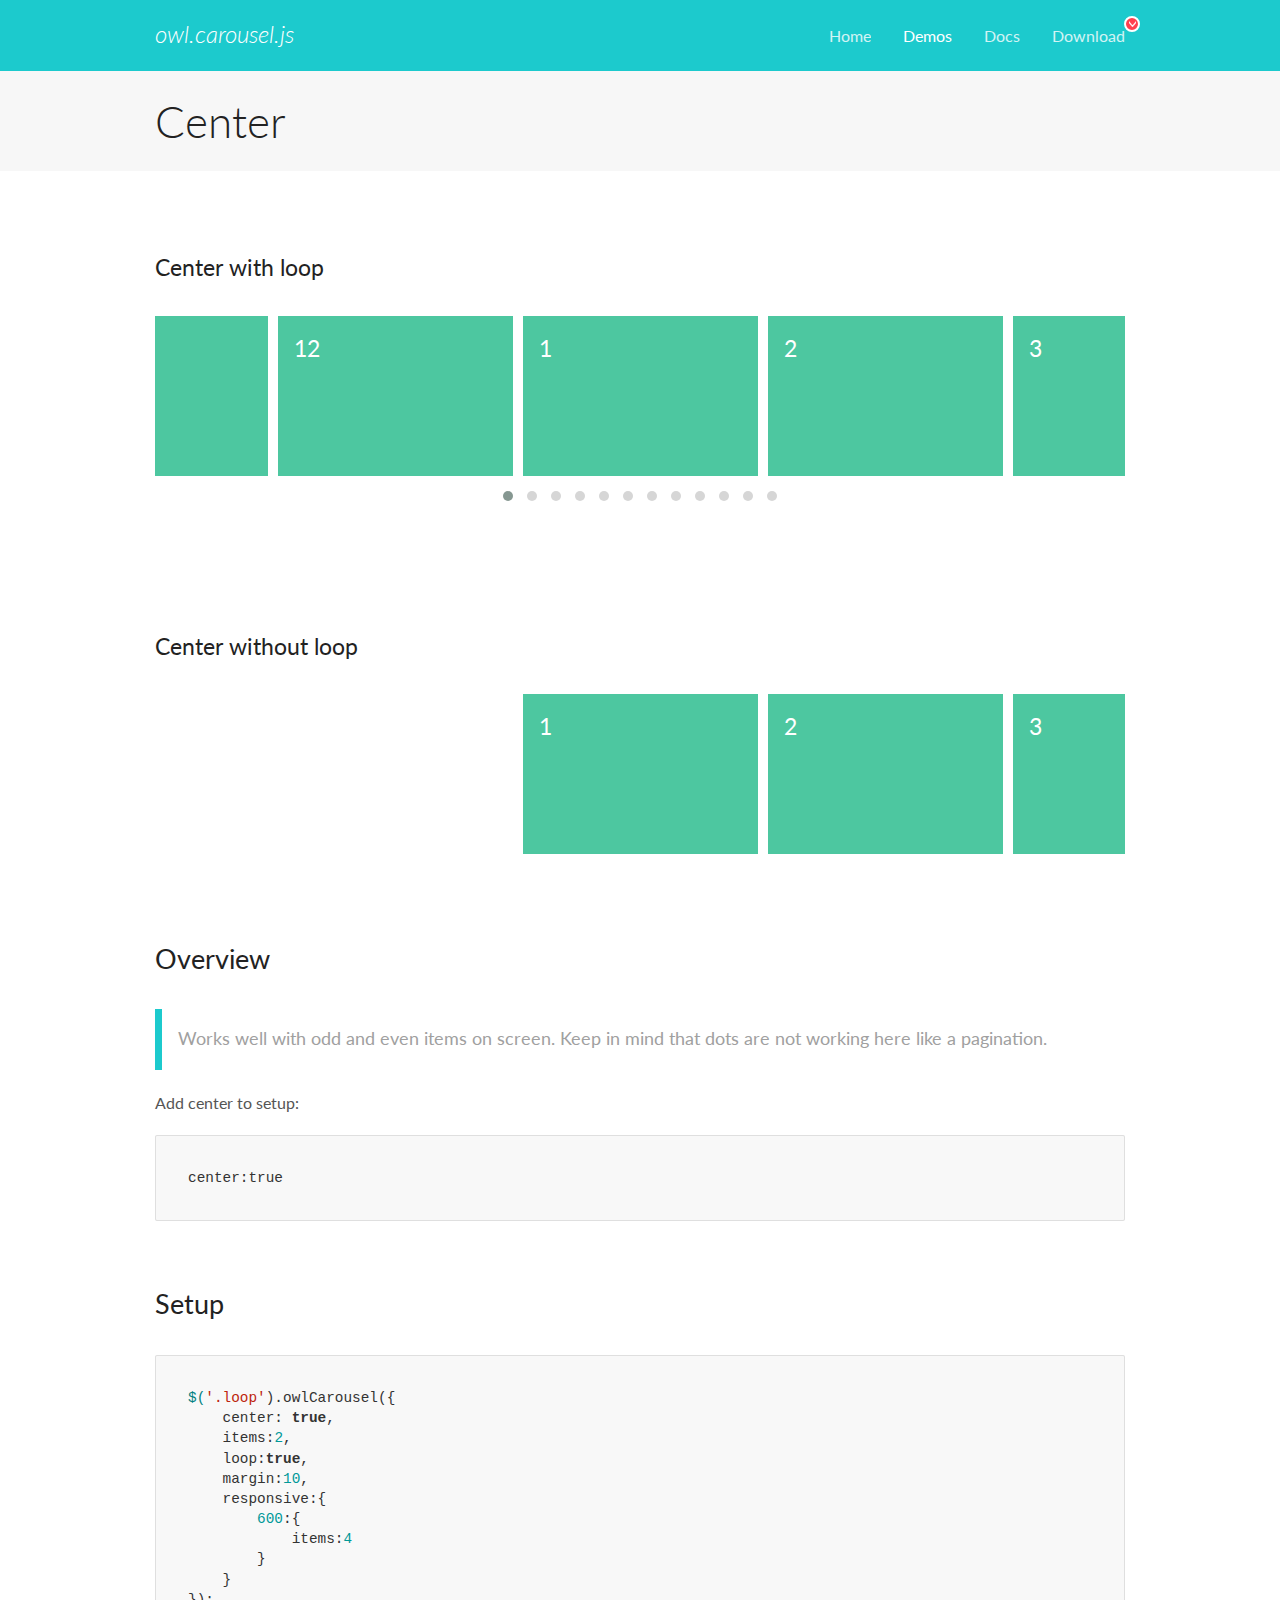
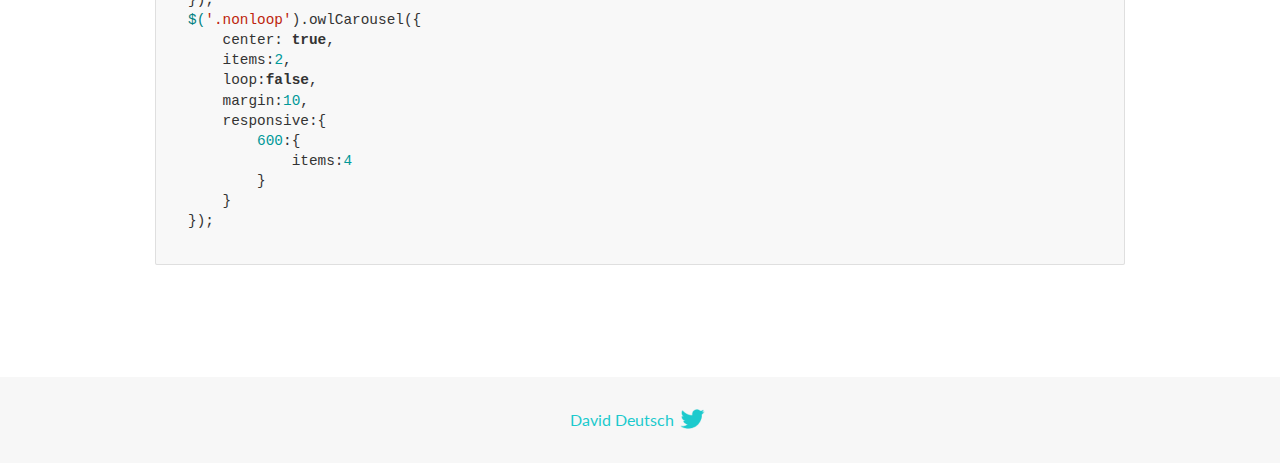
<file: Assets/OwlCarousel2-2.3.4/docs/demos/center.html>
<!DOCTYPE html>
<html lang="en">
  <head>

    <!-- head -->
    <meta charset="utf-8">
    <meta name="msapplication-tap-highlight" content="no" />
    <meta name="viewport" content="width=device-width, initial-scale=1.0" />
    <meta name="description" content="Center carousel">
    <meta name="author" content="David Deutsch">
    <title>
      Center Demo | Owl Carousel | 2.3.4
    </title>

    <!-- Stylesheets -->
    <link href='https://fonts.googleapis.com/css?family=Lato:300,400,700,400italic,300italic' rel='stylesheet' type='text/css'>
    <link rel="stylesheet" href="../assets/css/docs.theme.min.css">

    <!-- Owl Stylesheets -->
    <link rel="stylesheet" href="../assets/owlcarousel/assets/owl.carousel.min.css">
    <link rel="stylesheet" href="../assets/owlcarousel/assets/owl.theme.default.min.css">

    <!-- HTML5 shim and Respond.js IE8 support of HTML5 elements and media queries -->

    <!--[if lt IE 9]>
      <script src="https://oss.maxcdn.com/libs/html5shiv/3.7.0/html5shiv.js"></script>
      <script src="https://oss.maxcdn.com/libs/respond.js/1.3.0/respond.min.js"></script>
    <![endif]-->

    <!-- Favicons -->
    <link rel="apple-touch-icon-precomposed" sizes="144x144" href="../assets/ico/apple-touch-icon-144-precomposed.png">
    <link rel="shortcut icon" href="../assets/ico/favicon.png">
    <link rel="shortcut icon" href="favicon.ico">

    <!-- Yeah i know js should not be in header. Its required for demos.-->

    <!-- javascript -->
    <script src="../assets/vendors/jquery.min.js"></script>
    <script src="../assets/owlcarousel/owl.carousel.js"></script>
  </head>
  <body>

    <!-- header -->
    <header class="header">
      <div class="row">
        <div class="large-12 columns">
          <div class="brand left">
            <h3>
              <a href="/OwlCarousel2/">owl.carousel.js</a> 
            </h3>
          </div>
          <a id="toggle-nav" class="right">
            <span></span> <span></span> <span></span> 
          </a> 
          <div class="nav-bar">
            <ul class="clearfix">
              <li> <a href="/OwlCarousel2/index.html">Home</a>  </li>
              <li class="active">
                <a href="/OwlCarousel2/demos/demos.html">Demos</a> 
              </li>
              <li> <a href="/OwlCarousel2/docs/started-welcome.html">Docs</a>  </li>
              <li>
                <a href="https://github.com/OwlCarousel2/OwlCarousel2/archive/2.3.4.zip">Download</a> 
                <span class="download"></span> 
              </li>
            </ul>
          </div>
        </div>
      </div>
    </header>

    <!-- title -->
    <section class="title">
      <div class="row">
        <div class="large-12 columns">
          <h1>Center</h1>
        </div>
      </div>
    </section>

    <!--  Demos -->
    <section id="demos">
      <div class="row">
        <div class="large-12 columns">
          <h4 id="center-with-loop">Center with loop</h4>
          <div class="loop owl-carousel owl-theme">
            <div class="item">
              <h4>1</h4>
            </div>
            <div class="item">
              <h4>2</h4>
            </div>
            <div class="item">
              <h4>3</h4>
            </div>
            <div class="item">
              <h4>4</h4>
            </div>
            <div class="item">
              <h4>5</h4>
            </div>
            <div class="item">
              <h4>6</h4>
            </div>
            <div class="item">
              <h4>7</h4>
            </div>
            <div class="item">
              <h4>8</h4>
            </div>
            <div class="item">
              <h4>9</h4>
            </div>
            <div class="item">
              <h4>10</h4>
            </div>
            <div class="item">
              <h4>11</h4>
            </div>
            <div class="item">
              <h4>12</h4>
            </div>
          </div>
          <br>
          <h4 id="center-without-loop">Center without loop</h4>
          <div class="nonloop owl-carousel">
            <div class="item">
              <h4>1</h4>
            </div>
            <div class="item">
              <h4>2</h4>
            </div>
            <div class="item">
              <h4>3</h4>
            </div>
            <div class="item">
              <h4>4</h4>
            </div>
            <div class="item">
              <h4>5</h4>
            </div>
            <div class="item">
              <h4>6</h4>
            </div>
            <div class="item">
              <h4>7</h4>
            </div>
            <div class="item">
              <h4>8</h4>
            </div>
            <div class="item">
              <h4>9</h4>
            </div>
            <div class="item">
              <h4>10</h4>
            </div>
            <div class="item">
              <h4>11</h4>
            </div>
            <div class="item">
              <h4>12</h4>
            </div>
          </div>
          <h3 id="overview">Overview</h3>
          <blockquote>
            <p>Works well with odd and even items on screen. Keep in mind that dots are not working here like a pagination.</p>
          </blockquote>
          <p>Add center to setup:</p>
          <pre><code>center:true</code></pre>
          <h3 id="setup">Setup</h3>
          <pre><code>$(&#39;.loop&#39;).owlCarousel({
    center: true,
    items:2,
    loop:true,
    margin:10,
    responsive:{
        600:{
            items:4
        }
    }
});
$(&#39;.nonloop&#39;).owlCarousel({
    center: true,
    items:2,
    loop:false,
    margin:10,
    responsive:{
        600:{
            items:4
        }
    }
});</code></pre>
          <script>
            jQuery(document).ready(function($) {
              $('.loop').owlCarousel({
                center: true,
                items: 2,
                loop: true,
                margin: 10,
                responsive: {
                  600: {
                    items: 4
                  }
                }
              });
              $('.nonloop').owlCarousel({
                center: true,
                items: 2,
                loop: false,
                margin: 10,
                responsive: {
                  600: {
                    items: 4
                  }
                }
              });
            });
          </script>
        </div>
      </div>
    </section>

    <!-- footer -->
    <footer class="footer">
      <div class="row">
        <div class="large-12 columns">
          <h5>
            <a href="/OwlCarousel2/docs/support-contact.html">David Deutsch</a> 
            <a id="custom-tweet-button" href="https://twitter.com/share?url=https://github.com/OwlCarousel2/OwlCarousel2&text=Owl Carousel - This is so awesome! " target="_blank"></a> 
          </h5>
        </div>
      </div>
    </footer>

    <!-- vendors -->
    <script src="../assets/vendors/highlight.js"></script>
    <script src="../assets/js/app.js"></script>
  </body>
</html>
</file>
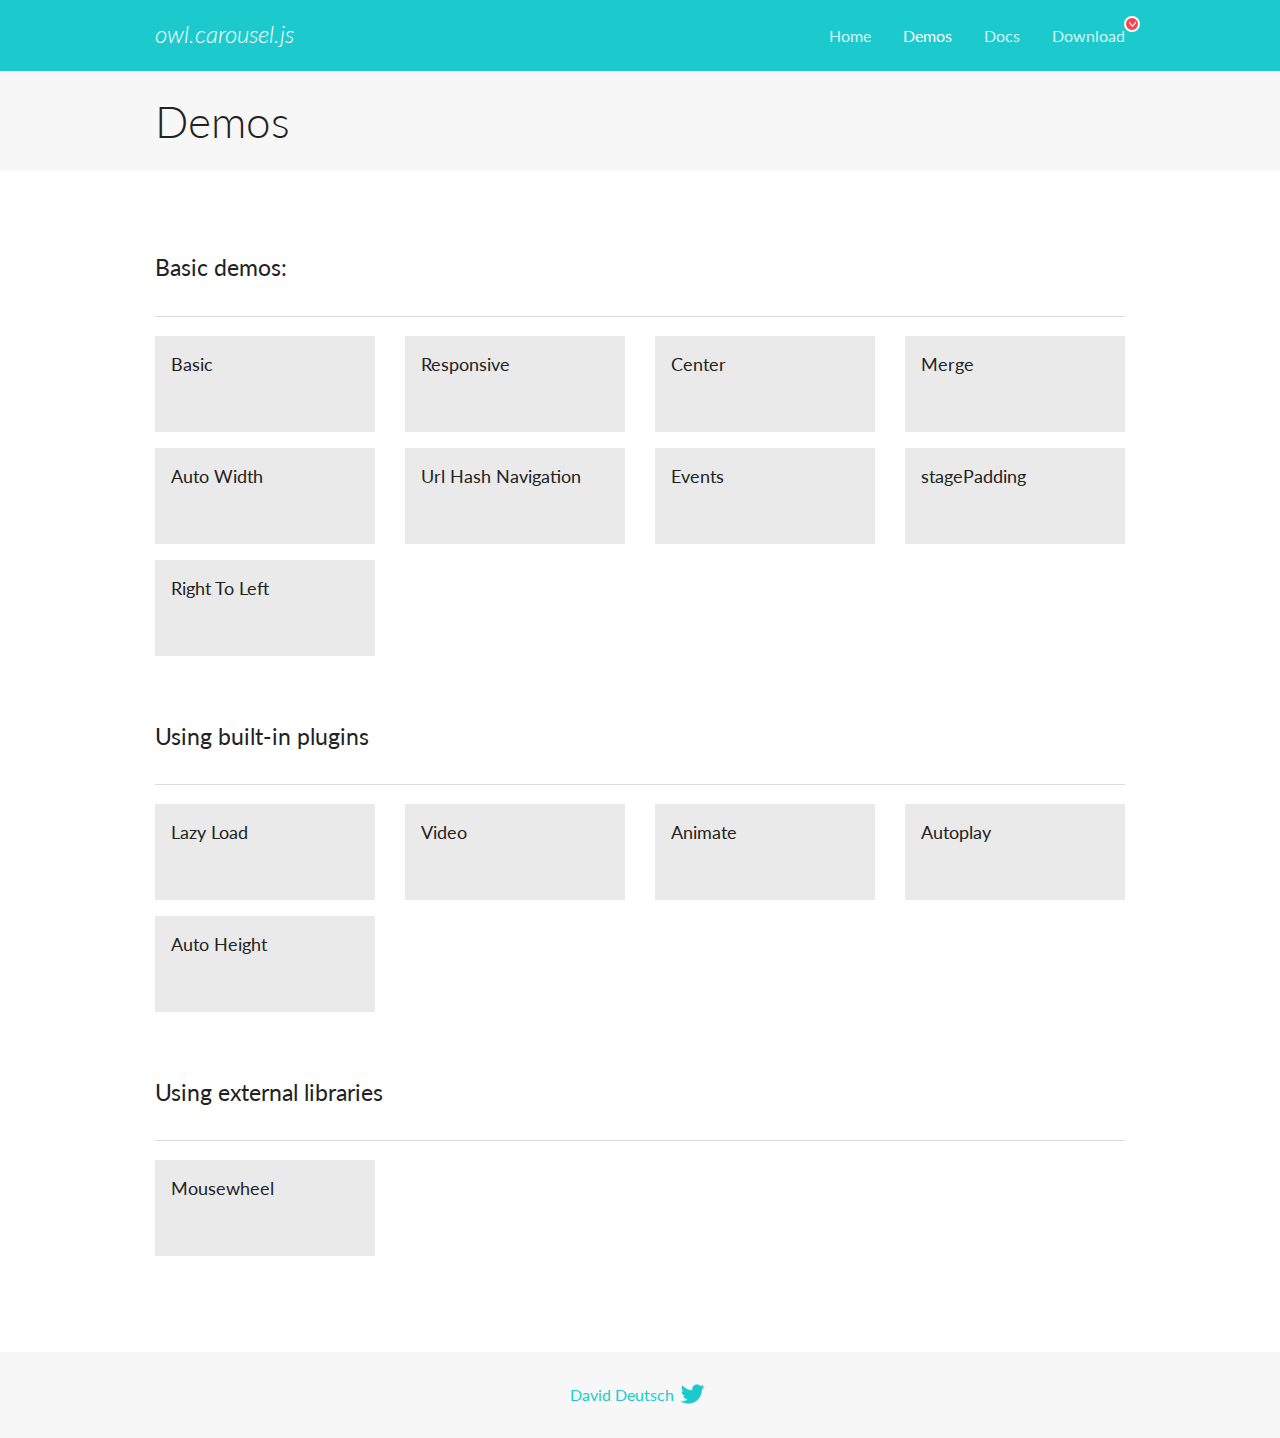
<file: Assets/OwlCarousel2-2.3.4/docs/demos/demos.html>
<!DOCTYPE html>
<html lang="en">
  <head>

    <!-- head -->
    <meta charset="utf-8">
    <meta name="msapplication-tap-highlight" content="no" />
    <meta name="viewport" content="width=device-width, initial-scale=1.0" />
    <meta name="description" content="A list of Owl Carousel examples.">
    <meta name="author" content="David Deutsch">
    <title>
      Demos | Owl Carousel | 2.3.4
    </title>

    <!-- Stylesheets -->
    <link href='https://fonts.googleapis.com/css?family=Lato:300,400,700,400italic,300italic' rel='stylesheet' type='text/css'>
    <link rel="stylesheet" href="../assets/css/docs.theme.min.css">

    <!-- Owl Stylesheets -->
    <link rel="stylesheet" href="../assets/owlcarousel/assets/owl.carousel.min.css">
    <link rel="stylesheet" href="../assets/owlcarousel/assets/owl.theme.default.min.css">

    <!-- HTML5 shim and Respond.js IE8 support of HTML5 elements and media queries -->

    <!--[if lt IE 9]>
      <script src="https://oss.maxcdn.com/libs/html5shiv/3.7.0/html5shiv.js"></script>
      <script src="https://oss.maxcdn.com/libs/respond.js/1.3.0/respond.min.js"></script>
    <![endif]-->

    <!-- Favicons -->
    <link rel="apple-touch-icon-precomposed" sizes="144x144" href="../assets/ico/apple-touch-icon-144-precomposed.png">
    <link rel="shortcut icon" href="../assets/ico/favicon.png">
    <link rel="shortcut icon" href="favicon.ico">

    <!-- Yeah i know js should not be in header. Its required for demos.-->

    <!-- javascript -->
    <script src="../assets/vendors/jquery.min.js"></script>
    <script src="../assets/owlcarousel/owl.carousel.js"></script>
  </head>
  <body>

    <!-- header -->
    <header class="header">
      <div class="row">
        <div class="large-12 columns">
          <div class="brand left">
            <h3>
              <a href="/OwlCarousel2/">owl.carousel.js</a> 
            </h3>
          </div>
          <a id="toggle-nav" class="right">
            <span></span> <span></span> <span></span> 
          </a> 
          <div class="nav-bar">
            <ul class="clearfix">
              <li> <a href="/OwlCarousel2/index.html">Home</a>  </li>
              <li class="active">
                <a href="/OwlCarousel2/demos/demos.html">Demos</a> 
              </li>
              <li> <a href="/OwlCarousel2/docs/started-welcome.html">Docs</a>  </li>
              <li>
                <a href="https://github.com/OwlCarousel2/OwlCarousel2/archive/2.3.4.zip">Download</a> 
                <span class="download"></span> 
              </li>
            </ul>
          </div>
        </div>
      </div>
    </header>

    <!-- title -->
    <section class="title">
      <div class="row">
        <div class="large-12 columns">
          <h1>Demos</h1>
        </div>
      </div>
    </section>

    <!--  Demos -->
    <section id="demos">
      <div class="row">
        <div class="large-12 columns">
          <h4 id="basic-demos-">Basic demos:</h4>
          <hr>
          <div class="demo-list">
            <div class="row">
              <div class="small-6 medium-4 large-3 columns">
                <a href="basic.html" class="demo-block">
                  <h5>Basic </h5>
                </a> 
              </div>
              <div class="small-6 medium-4 large-3 columns">
                <a href="responsive.html" class="demo-block">
                  <h5>Responsive </h5>
                </a> 
              </div>
              <div class="small-6 medium-4 large-3 columns">
                <a href="center.html" class="demo-block">
                  <h5>Center </h5>
                </a> 
              </div>
              <div class="small-6 medium-4 large-3 columns">
                <a href="merge.html" class="demo-block">
                  <h5>Merge </h5>
                </a> 
              </div>
              <div class="small-6 medium-4 large-3 columns">
                <a href="autowidth.html" class="demo-block">
                  <h5>Auto Width </h5>
                </a> 
              </div>
              <div class="small-6 medium-4 large-3 columns">
                <a href="urlhashnav.html" class="demo-block">
                  <h5>Url Hash Navigation </h5>
                </a> 
              </div>
              <div class="small-6 medium-4 large-3 columns">
                <a href="events.html" class="demo-block">
                  <h5>Events </h5>
                </a> 
              </div>
              <div class="small-6 medium-4 large-3 columns">
                <a href="stagepadding.html" class="demo-block">
                  <h5>stagePadding </h5>
                </a> 
              </div>
              <div class="small-6 medium-4 large-3 columns">
                <a href="rtl.html" class="demo-block">
                  <h5>Right To Left </h5>
                </a> 
              </div>
            </div>
          </div>
          <h4 id="using-built-in-plugins">Using built-in plugins</h4>
          <hr>
          <div class="demo-list">
            <div class="row">
              <div class="small-6 medium-4 large-3 columns">
                <a href="lazyLoad.html" class="demo-block">
                  <h5>Lazy Load </h5>
                </a> 
              </div>
              <div class="small-6 medium-4 large-3 columns">
                <a href="video.html" class="demo-block">
                  <h5>Video </h5>
                </a> 
              </div>
              <div class="small-6 medium-4 large-3 columns">
                <a href="animate.html" class="demo-block">
                  <h5>Animate </h5>
                </a> 
              </div>
              <div class="small-6 medium-4 large-3 columns">
                <a href="autoplay.html" class="demo-block">
                  <h5>Autoplay </h5>
                </a> 
              </div>
              <div class="small-6 medium-4 large-3 columns">
                <a href="autoheight.html" class="demo-block">
                  <h5>Auto Height </h5>
                </a> 
              </div>
            </div>
          </div>
          <h4 id="using-external-libraries">Using external libraries</h4>
          <hr>
          <div class="demo-list">
            <div class="row">
              <div class="small-6 medium-4 large-3 columns">
                <a href="mousewheel.html" class="demo-block">
                  <h5>Mousewheel </h5>
                </a> 
              </div>
            </div>
          </div>
        </div>
      </div>
    </section>

    <!-- footer -->
    <footer class="footer">
      <div class="row">
        <div class="large-12 columns">
          <h5>
            <a href="/OwlCarousel2/docs/support-contact.html">David Deutsch</a> 
            <a id="custom-tweet-button" href="https://twitter.com/share?url=https://github.com/OwlCarousel2/OwlCarousel2&text=Owl Carousel - This is so awesome! " target="_blank"></a> 
          </h5>
        </div>
      </div>
    </footer>

    <!-- vendors -->
    <script src="../assets/vendors/highlight.js"></script>
    <script src="../assets/js/app.js"></script>
  </body>
</html>
</file>
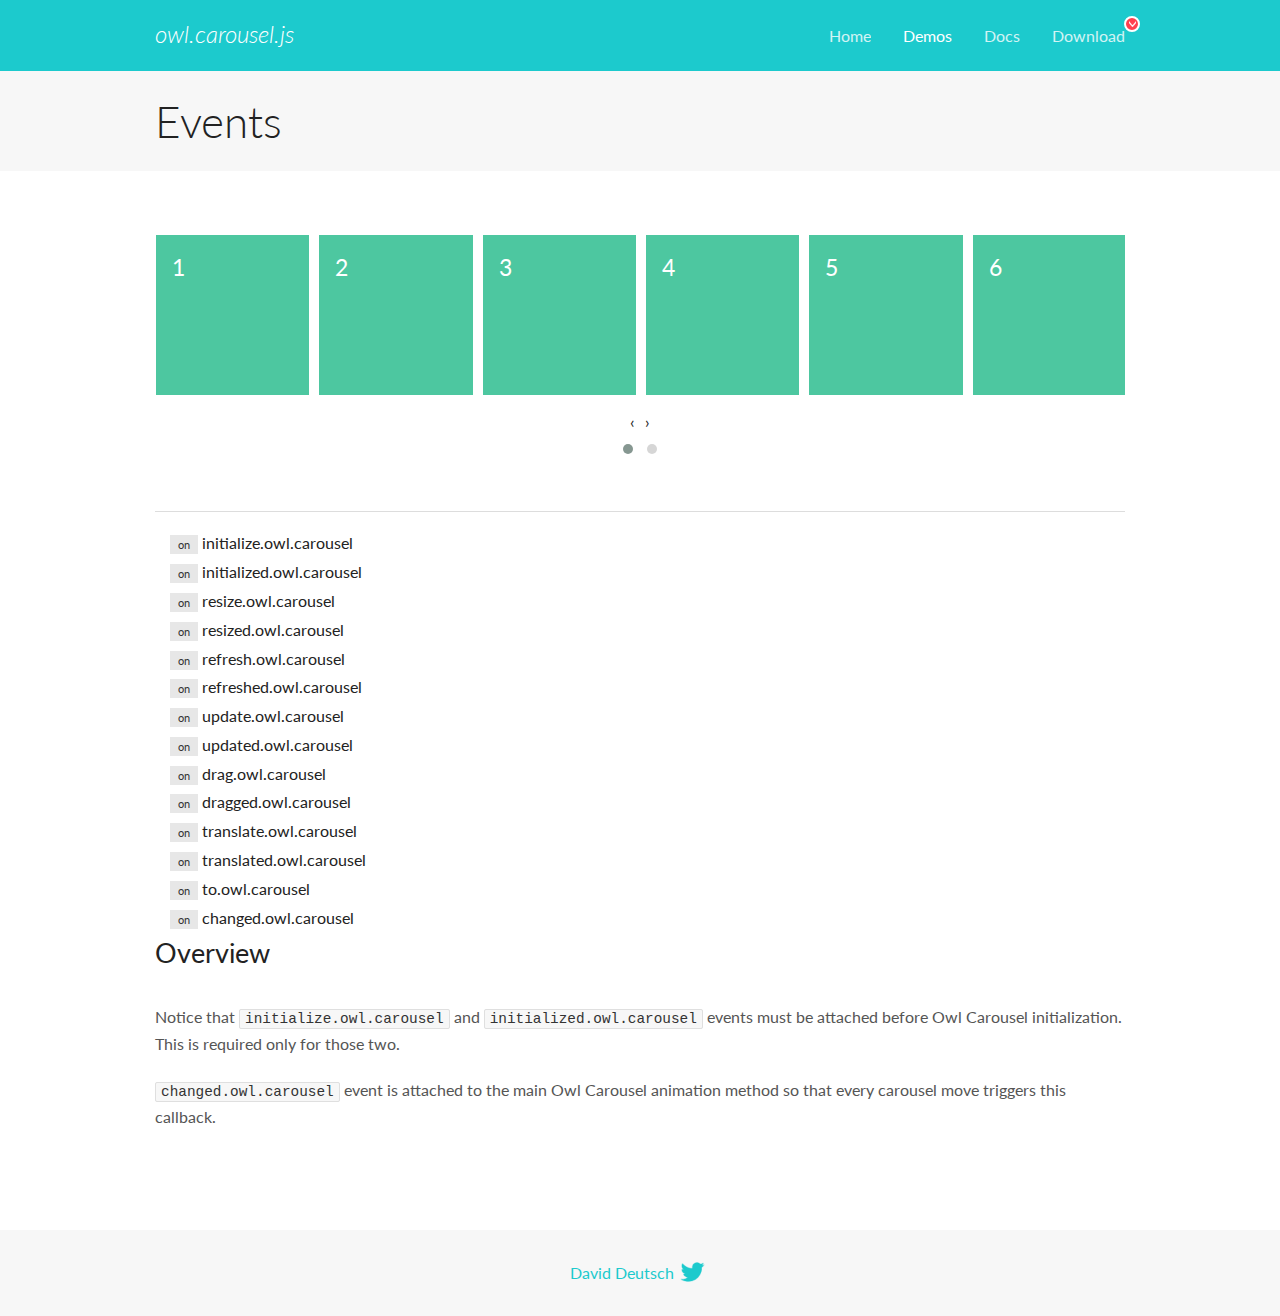
<file: Assets/OwlCarousel2-2.3.4/docs/demos/events.html>
<!DOCTYPE html>
<html lang="en">
  <head>

    <!-- head -->
    <meta charset="utf-8">
    <meta name="msapplication-tap-highlight" content="no" />
    <meta name="viewport" content="width=device-width, initial-scale=1.0" />
    <meta name="description" content="Events usage demo">
    <meta name="author" content="David Deutsch">
    <title>
      Events Demo | Owl Carousel | 2.3.4
    </title>

    <!-- Stylesheets -->
    <link href='https://fonts.googleapis.com/css?family=Lato:300,400,700,400italic,300italic' rel='stylesheet' type='text/css'>
    <link rel="stylesheet" href="../assets/css/docs.theme.min.css">

    <!-- Owl Stylesheets -->
    <link rel="stylesheet" href="../assets/owlcarousel/assets/owl.carousel.min.css">
    <link rel="stylesheet" href="../assets/owlcarousel/assets/owl.theme.default.min.css">

    <!-- HTML5 shim and Respond.js IE8 support of HTML5 elements and media queries -->

    <!--[if lt IE 9]>
      <script src="https://oss.maxcdn.com/libs/html5shiv/3.7.0/html5shiv.js"></script>
      <script src="https://oss.maxcdn.com/libs/respond.js/1.3.0/respond.min.js"></script>
    <![endif]-->

    <!-- Favicons -->
    <link rel="apple-touch-icon-precomposed" sizes="144x144" href="../assets/ico/apple-touch-icon-144-precomposed.png">
    <link rel="shortcut icon" href="../assets/ico/favicon.png">
    <link rel="shortcut icon" href="favicon.ico">

    <!-- Yeah i know js should not be in header. Its required for demos.-->

    <!-- javascript -->
    <script src="../assets/vendors/jquery.min.js"></script>
    <script src="../assets/owlcarousel/owl.carousel.js"></script>
  </head>
  <body>

    <!-- header -->
    <header class="header">
      <div class="row">
        <div class="large-12 columns">
          <div class="brand left">
            <h3>
              <a href="/OwlCarousel2/">owl.carousel.js</a> 
            </h3>
          </div>
          <a id="toggle-nav" class="right">
            <span></span> <span></span> <span></span> 
          </a> 
          <div class="nav-bar">
            <ul class="clearfix">
              <li> <a href="/OwlCarousel2/index.html">Home</a>  </li>
              <li class="active">
                <a href="/OwlCarousel2/demos/demos.html">Demos</a> 
              </li>
              <li> <a href="/OwlCarousel2/docs/started-welcome.html">Docs</a>  </li>
              <li>
                <a href="https://github.com/OwlCarousel2/OwlCarousel2/archive/2.3.4.zip">Download</a> 
                <span class="download"></span> 
              </li>
            </ul>
          </div>
        </div>
      </div>
    </header>

    <!-- title -->
    <section class="title">
      <div class="row">
        <div class="large-12 columns">
          <h1>Events</h1>
        </div>
      </div>
    </section>

    <!--  Demos -->
    <section id="demos">
      <div class="row">
        <div class="large-12 columns">
          <div class="owl-carousel owl-theme">
            <div class="item">
              <h4>1</h4>
            </div>
            <div class="item">
              <h4>2</h4>
            </div>
            <div class="item">
              <h4>3</h4>
            </div>
            <div class="item">
              <h4>4</h4>
            </div>
            <div class="item">
              <h4>5</h4>
            </div>
            <div class="item">
              <h4>6</h4>
            </div>
            <div class="item">
              <h4>7</h4>
            </div>
            <div class="item">
              <h4>8</h4>
            </div>
            <div class="item">
              <h4>9</h4>
            </div>
            <div class="item">
              <h4>10</h4>
            </div>
            <div class="item">
              <h4>11</h4>
            </div>
            <div class="item">
              <h4>12</h4>
            </div>
          </div>
          <hr>
          <div class="large-12 columns callbacks">
            <div><span class="label secondary initialize">on</span>  initialize.owl.carousel </div>
            <div><span class="label secondary initialized">on</span>  initialized.owl.carousel </div>
            <div><span class="label secondary resize">on</span>  resize.owl.carousel </div>
            <div><span class="label secondary resized">on</span>  resized.owl.carousel </div>
            <div><span class="label secondary refresh">on</span>  refresh.owl.carousel </div>
            <div><span class="label secondary refreshed">on</span>  refreshed.owl.carousel </div>
            <div><span class="label secondary update">on</span>  update.owl.carousel </div>
            <div><span class="label secondary updated">on</span>  updated.owl.carousel </div>
            <div><span class="label secondary drag">on</span>  drag.owl.carousel </div>
            <div><span class="label secondary dragged">on</span>  dragged.owl.carousel </div>
            <div><span class="label secondary translate">on</span>  translate.owl.carousel </div>
            <div><span class="label secondary translated">on</span>  translated.owl.carousel </div>
            <div><span class="label secondary to">on</span>  to.owl.carousel </div>
            <div><span class="label secondary changed">on</span>  changed.owl.carousel </div>
          </div>
          <h3 id="overview">Overview</h3>
          <p>Notice that <code>initialize.owl.carousel</code> and <code>initialized.owl.carousel</code> events must be attached before Owl Carousel initialization. This is required only for those two.</p>
          <p><code>changed.owl.carousel</code> event is attached to the main Owl Carousel animation method so that every carousel move triggers this callback.</p>
          <script>
            jQuery(document).ready(function($) {
              var owl = $('.owl-carousel');
              owl.on('initialize.owl.carousel initialized.owl.carousel ' +
                'initialize.owl.carousel initialize.owl.carousel ' +
                'resize.owl.carousel resized.owl.carousel ' +
                'refresh.owl.carousel refreshed.owl.carousel ' +
                'update.owl.carousel updated.owl.carousel ' +
                'drag.owl.carousel dragged.owl.carousel ' +
                'translate.owl.carousel translated.owl.carousel ' +
                'to.owl.carousel changed.owl.carousel',
                function(e) {
                  $('.' + e.type)
                    .removeClass('secondary')
                    .addClass('success');
                  window.setTimeout(function() {
                    $('.' + e.type)
                      .removeClass('success')
                      .addClass('secondary');
                  }, 500);
                });
              owl.owlCarousel({
                loop: true,
                nav: true,
                lazyLoad: true,
                margin: 10,
                video: true,
                responsive: {
                  0: {
                    items: 1
                  },
                  600: {
                    items: 3
                  },
                  960: {
                    items: 5,
                  },
                  1200: {
                    items: 6
                  }
                }
              });
            });
          </script>
        </div>
      </div>
    </section>

    <!-- footer -->
    <footer class="footer">
      <div class="row">
        <div class="large-12 columns">
          <h5>
            <a href="/OwlCarousel2/docs/support-contact.html">David Deutsch</a> 
            <a id="custom-tweet-button" href="https://twitter.com/share?url=https://github.com/OwlCarousel2/OwlCarousel2&text=Owl Carousel - This is so awesome! " target="_blank"></a> 
          </h5>
        </div>
      </div>
    </footer>

    <!-- vendors -->
    <script src="../assets/vendors/highlight.js"></script>
    <script src="../assets/js/app.js"></script>
  </body>
</html>
</file>
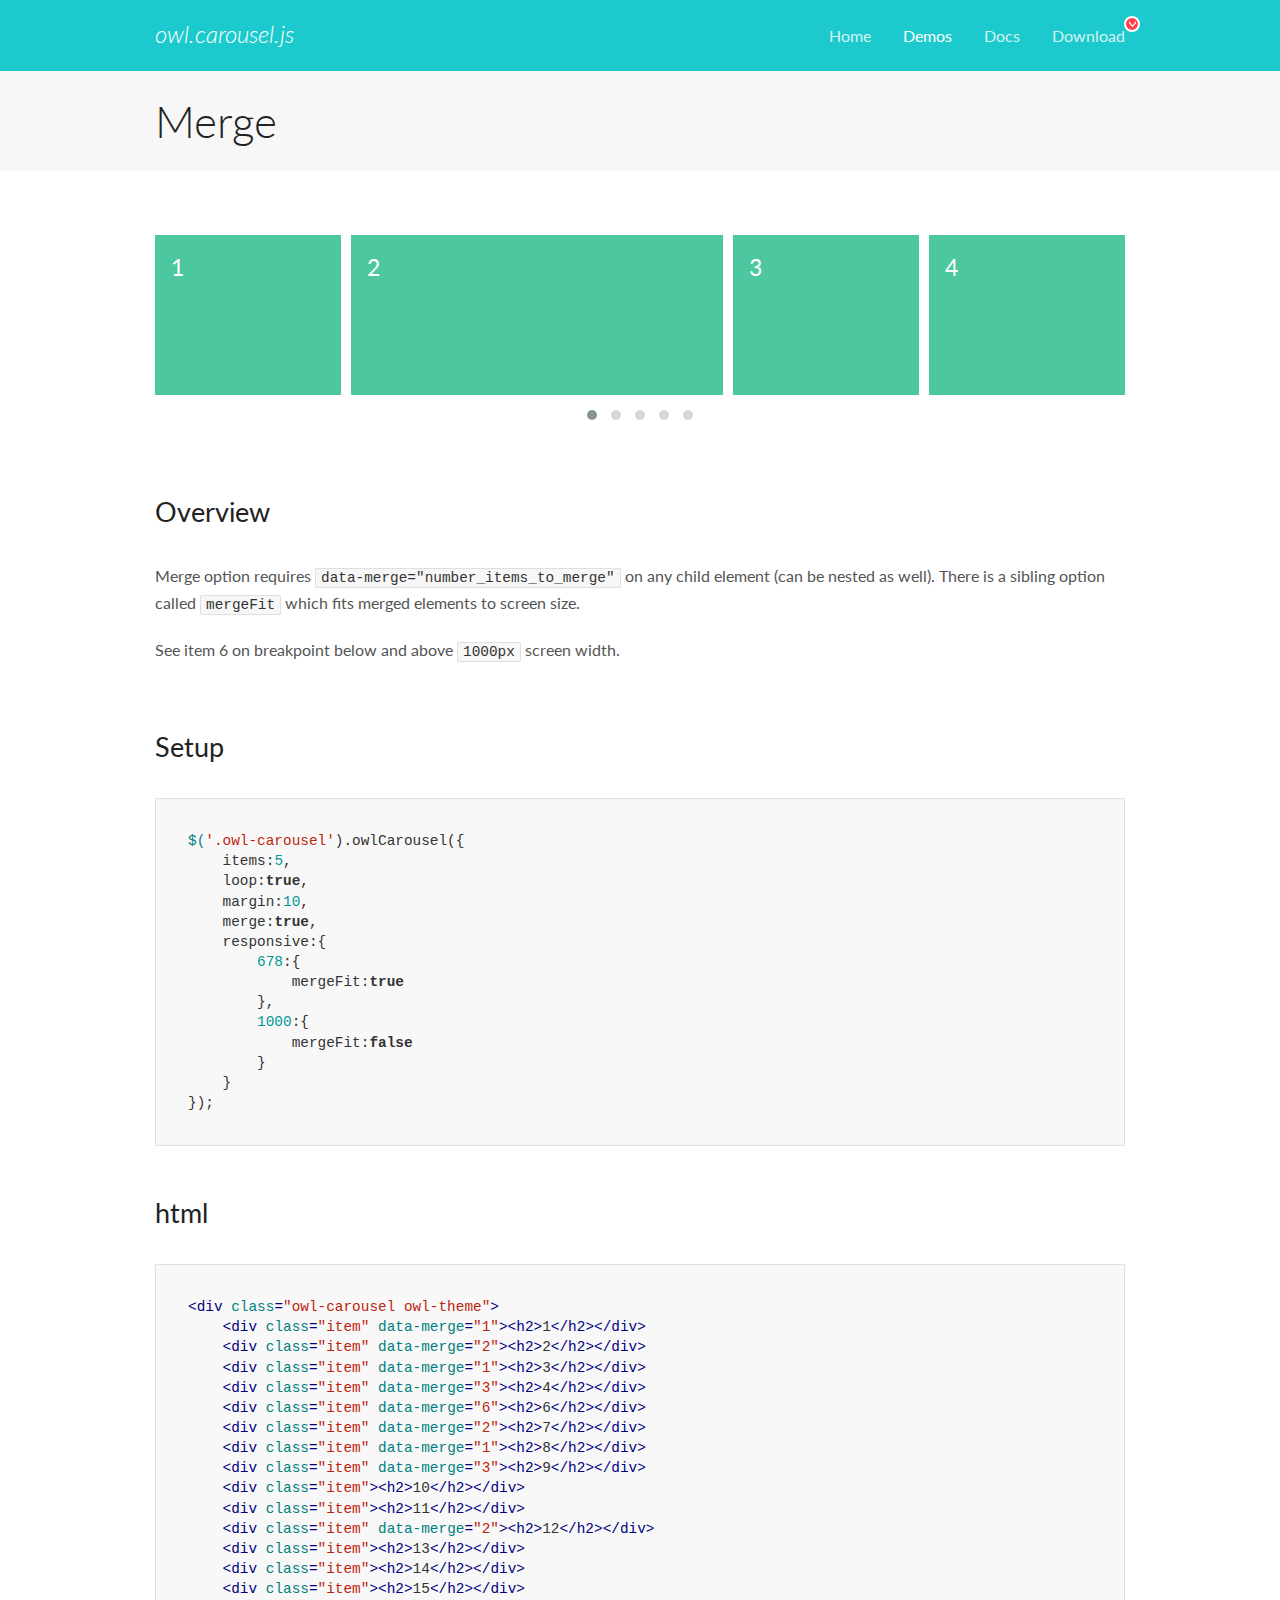
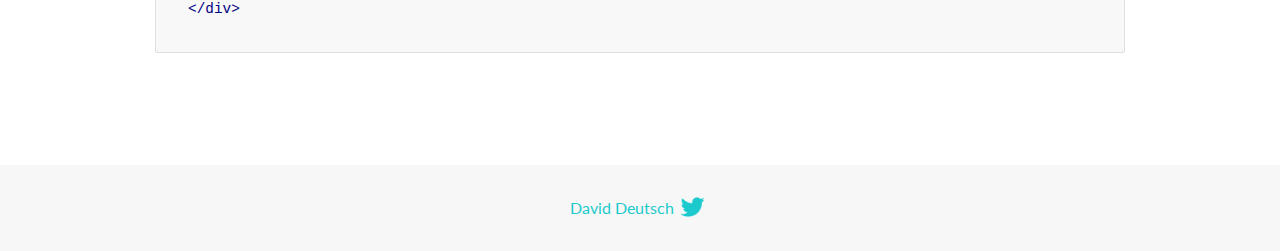
<file: Assets/OwlCarousel2-2.3.4/docs/demos/merge.html>
<!DOCTYPE html>
<html lang="en">
  <head>

    <!-- head -->
    <meta charset="utf-8">
    <meta name="msapplication-tap-highlight" content="no" />
    <meta name="viewport" content="width=device-width, initial-scale=1.0" />
    <meta name="description" content="Merge Items">
    <meta name="author" content="David Deutsch">
    <title>
      Merge Demo | Owl Carousel | 2.3.4
    </title>

    <!-- Stylesheets -->
    <link href='https://fonts.googleapis.com/css?family=Lato:300,400,700,400italic,300italic' rel='stylesheet' type='text/css'>
    <link rel="stylesheet" href="../assets/css/docs.theme.min.css">

    <!-- Owl Stylesheets -->
    <link rel="stylesheet" href="../assets/owlcarousel/assets/owl.carousel.min.css">
    <link rel="stylesheet" href="../assets/owlcarousel/assets/owl.theme.default.min.css">

    <!-- HTML5 shim and Respond.js IE8 support of HTML5 elements and media queries -->

    <!--[if lt IE 9]>
      <script src="https://oss.maxcdn.com/libs/html5shiv/3.7.0/html5shiv.js"></script>
      <script src="https://oss.maxcdn.com/libs/respond.js/1.3.0/respond.min.js"></script>
    <![endif]-->

    <!-- Favicons -->
    <link rel="apple-touch-icon-precomposed" sizes="144x144" href="../assets/ico/apple-touch-icon-144-precomposed.png">
    <link rel="shortcut icon" href="../assets/ico/favicon.png">
    <link rel="shortcut icon" href="favicon.ico">

    <!-- Yeah i know js should not be in header. Its required for demos.-->

    <!-- javascript -->
    <script src="../assets/vendors/jquery.min.js"></script>
    <script src="../assets/owlcarousel/owl.carousel.js"></script>
  </head>
  <body>

    <!-- header -->
    <header class="header">
      <div class="row">
        <div class="large-12 columns">
          <div class="brand left">
            <h3>
              <a href="/OwlCarousel2/">owl.carousel.js</a> 
            </h3>
          </div>
          <a id="toggle-nav" class="right">
            <span></span> <span></span> <span></span> 
          </a> 
          <div class="nav-bar">
            <ul class="clearfix">
              <li> <a href="/OwlCarousel2/index.html">Home</a>  </li>
              <li class="active">
                <a href="/OwlCarousel2/demos/demos.html">Demos</a> 
              </li>
              <li> <a href="/OwlCarousel2/docs/started-welcome.html">Docs</a>  </li>
              <li>
                <a href="https://github.com/OwlCarousel2/OwlCarousel2/archive/2.3.4.zip">Download</a> 
                <span class="download"></span> 
              </li>
            </ul>
          </div>
        </div>
      </div>
    </header>

    <!-- title -->
    <section class="title">
      <div class="row">
        <div class="large-12 columns">
          <h1>Merge</h1>
        </div>
      </div>
    </section>

    <!--  Demos -->
    <section id="demos">
      <div class="row">
        <div class="large-12 columns">
          <div class="owl-carousel owl-theme">
            <div class="item" data-merge="1">
              <h4>1</h4>
            </div>
            <div class="item" data-merge="2">
              <h4>2</h4>
            </div>
            <div class="item" data-merge="1">
              <h4>3</h4>
            </div>
            <div class="item" data-merge="3">
              <h4>4</h4>
            </div>
            <div class="item" data-merge="6">
              <h4>6</h4>
            </div>
            <div class="item" data-merge="2">
              <h4>7</h4>
            </div>
            <div class="item" data-merge="1">
              <h4>8</h4>
            </div>
            <div class="item" data-merge="3">
              <h4>9</h4>
            </div>
            <div class="item">
              <h4>10</h4>
            </div>
            <div class="item">
              <h4>11</h4>
            </div>
            <div class="item" data-merge="2">
              <h4>12</h4>
            </div>
            <div class="item">
              <h4>13</h4>
            </div>
            <div class="item">
              <h4>14</h4>
            </div>
            <div class="item">
              <h4>15</h4>
            </div>
          </div>
          <h3 id="overview">Overview</h3>
          <p>Merge option requires <code>data-merge=&quot;number_items_to_merge&quot;</code> on any child element (can be nested as well). There is a sibling option called <code>mergeFit</code> which fits merged elements to screen size. </p>
          <p>See item 6 on breakpoint below and above <code>1000px</code> screen width.</p>
          <h3 id="setup">Setup</h3>
          <pre><code>$(&#39;.owl-carousel&#39;).owlCarousel({
    items:5,
    loop:true,
    margin:10,
    merge:true,
    responsive:{
        678:{
            mergeFit:true
        },
        1000:{
            mergeFit:false
        }
    }
});</code></pre>
          <h3 id="html">html</h3>
          <pre><code>&lt;div class=&quot;owl-carousel owl-theme&quot;&gt;
    &lt;div class=&quot;item&quot; data-merge=&quot;1&quot;&gt;&lt;h2&gt;1&lt;/h2&gt;&lt;/div&gt;
    &lt;div class=&quot;item&quot; data-merge=&quot;2&quot;&gt;&lt;h2&gt;2&lt;/h2&gt;&lt;/div&gt;
    &lt;div class=&quot;item&quot; data-merge=&quot;1&quot;&gt;&lt;h2&gt;3&lt;/h2&gt;&lt;/div&gt;
    &lt;div class=&quot;item&quot; data-merge=&quot;3&quot;&gt;&lt;h2&gt;4&lt;/h2&gt;&lt;/div&gt;
    &lt;div class=&quot;item&quot; data-merge=&quot;6&quot;&gt;&lt;h2&gt;6&lt;/h2&gt;&lt;/div&gt;
    &lt;div class=&quot;item&quot; data-merge=&quot;2&quot;&gt;&lt;h2&gt;7&lt;/h2&gt;&lt;/div&gt;
    &lt;div class=&quot;item&quot; data-merge=&quot;1&quot;&gt;&lt;h2&gt;8&lt;/h2&gt;&lt;/div&gt;
    &lt;div class=&quot;item&quot; data-merge=&quot;3&quot;&gt;&lt;h2&gt;9&lt;/h2&gt;&lt;/div&gt;
    &lt;div class=&quot;item&quot;&gt;&lt;h2&gt;10&lt;/h2&gt;&lt;/div&gt;
    &lt;div class=&quot;item&quot;&gt;&lt;h2&gt;11&lt;/h2&gt;&lt;/div&gt;
    &lt;div class=&quot;item&quot; data-merge=&quot;2&quot;&gt;&lt;h2&gt;12&lt;/h2&gt;&lt;/div&gt;
    &lt;div class=&quot;item&quot;&gt;&lt;h2&gt;13&lt;/h2&gt;&lt;/div&gt;
    &lt;div class=&quot;item&quot;&gt;&lt;h2&gt;14&lt;/h2&gt;&lt;/div&gt;
    &lt;div class=&quot;item&quot;&gt;&lt;h2&gt;15&lt;/h2&gt;&lt;/div&gt;
&lt;/div&gt;</code></pre>
          <script>
            $(document).ready(function() {
              $('.owl-carousel').owlCarousel({
                items: 5,
                loop: true,
                margin: 10,
                merge: true,
                responsive: {
                  678: {
                    mergeFit: true
                  },
                  1000: {
                    mergeFit: false
                  }
                }
              });
            })
          </script>
        </div>
      </div>
    </section>

    <!-- footer -->
    <footer class="footer">
      <div class="row">
        <div class="large-12 columns">
          <h5>
            <a href="/OwlCarousel2/docs/support-contact.html">David Deutsch</a> 
            <a id="custom-tweet-button" href="https://twitter.com/share?url=https://github.com/OwlCarousel2/OwlCarousel2&text=Owl Carousel - This is so awesome! " target="_blank"></a> 
          </h5>
        </div>
      </div>
    </footer>

    <!-- vendors -->
    <script src="../assets/vendors/highlight.js"></script>
    <script src="../assets/js/app.js"></script>
  </body>
</html>
</file>
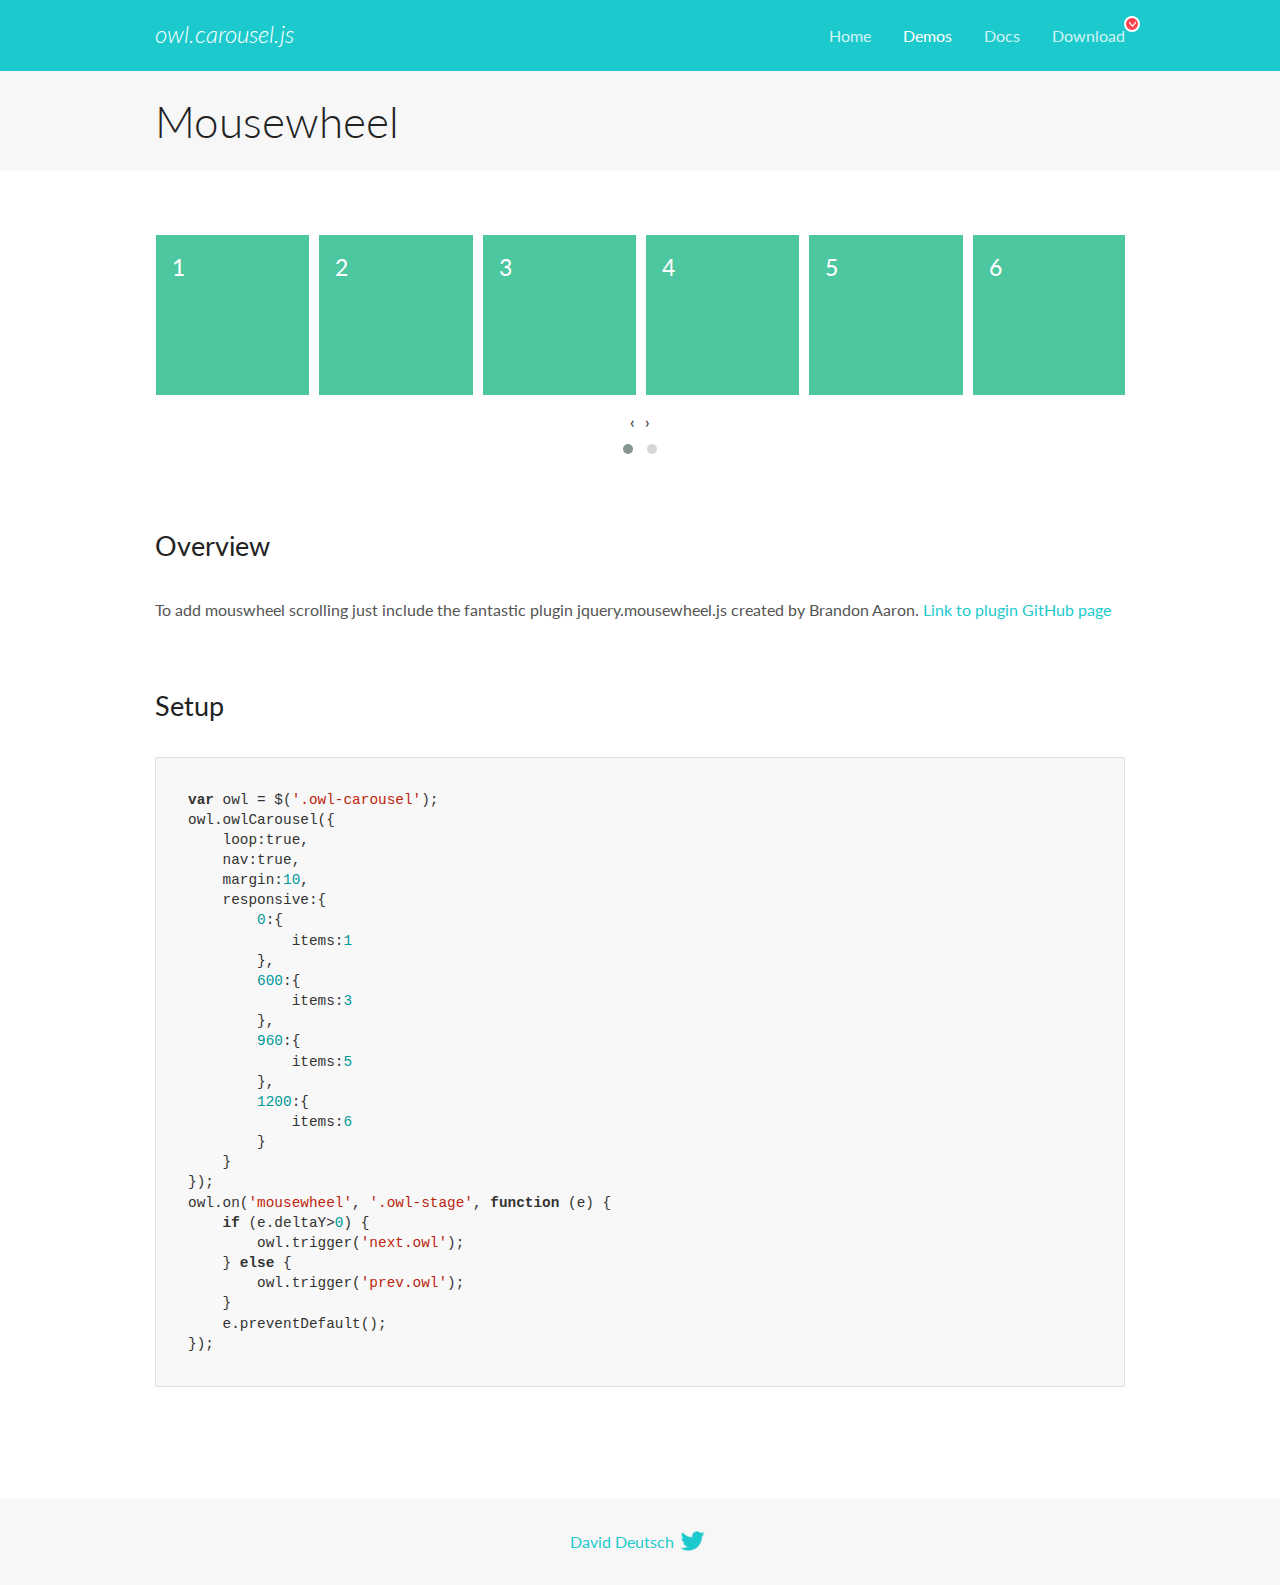
<file: Assets/OwlCarousel2-2.3.4/docs/demos/mousewheel.html>
<!DOCTYPE html>
<html lang="en">
  <head>

    <!-- head -->
    <meta charset="utf-8">
    <meta name="msapplication-tap-highlight" content="no" />
    <meta name="viewport" content="width=device-width, initial-scale=1.0" />
    <meta name="description" content="Mousewheel usage demo">
    <meta name="author" content="David Deutsch">
    <title>
      Mousewheel Demo | Owl Carousel | 2.3.4
    </title>

    <!-- Stylesheets -->
    <link href='https://fonts.googleapis.com/css?family=Lato:300,400,700,400italic,300italic' rel='stylesheet' type='text/css'>
    <link rel="stylesheet" href="../assets/css/docs.theme.min.css">

    <!-- Owl Stylesheets -->
    <link rel="stylesheet" href="../assets/owlcarousel/assets/owl.carousel.min.css">
    <link rel="stylesheet" href="../assets/owlcarousel/assets/owl.theme.default.min.css">

    <!-- HTML5 shim and Respond.js IE8 support of HTML5 elements and media queries -->

    <!--[if lt IE 9]>
      <script src="https://oss.maxcdn.com/libs/html5shiv/3.7.0/html5shiv.js"></script>
      <script src="https://oss.maxcdn.com/libs/respond.js/1.3.0/respond.min.js"></script>
    <![endif]-->

    <!-- Favicons -->
    <link rel="apple-touch-icon-precomposed" sizes="144x144" href="../assets/ico/apple-touch-icon-144-precomposed.png">
    <link rel="shortcut icon" href="../assets/ico/favicon.png">
    <link rel="shortcut icon" href="favicon.ico">

    <!-- Yeah i know js should not be in header. Its required for demos.-->

    <!-- javascript -->
    <script src="../assets/vendors/jquery.min.js"></script>
    <script src="../assets/owlcarousel/owl.carousel.js"></script>
  </head>
  <body>

    <!-- header -->
    <header class="header">
      <div class="row">
        <div class="large-12 columns">
          <div class="brand left">
            <h3>
              <a href="/OwlCarousel2/">owl.carousel.js</a> 
            </h3>
          </div>
          <a id="toggle-nav" class="right">
            <span></span> <span></span> <span></span> 
          </a> 
          <div class="nav-bar">
            <ul class="clearfix">
              <li> <a href="/OwlCarousel2/index.html">Home</a>  </li>
              <li class="active">
                <a href="/OwlCarousel2/demos/demos.html">Demos</a> 
              </li>
              <li> <a href="/OwlCarousel2/docs/started-welcome.html">Docs</a>  </li>
              <li>
                <a href="https://github.com/OwlCarousel2/OwlCarousel2/archive/2.3.4.zip">Download</a> 
                <span class="download"></span> 
              </li>
            </ul>
          </div>
        </div>
      </div>
    </header>

    <!-- title -->
    <section class="title">
      <div class="row">
        <div class="large-12 columns">
          <h1>Mousewheel</h1>
        </div>
      </div>
    </section>

    <!--  Demos -->
    <section id="demos">
      <div class="row">
        <div class="large-12 columns">
          <div class="owl-carousel owl-theme">
            <div class="item">
              <h4>1</h4>
            </div>
            <div class="item">
              <h4>2</h4>
            </div>
            <div class="item">
              <h4>3</h4>
            </div>
            <div class="item">
              <h4>4</h4>
            </div>
            <div class="item">
              <h4>5</h4>
            </div>
            <div class="item">
              <h4>6</h4>
            </div>
            <div class="item">
              <h4>7</h4>
            </div>
            <div class="item">
              <h4>8</h4>
            </div>
            <div class="item">
              <h4>9</h4>
            </div>
            <div class="item">
              <h4>10</h4>
            </div>
            <div class="item">
              <h4>11</h4>
            </div>
            <div class="item">
              <h4>12</h4>
            </div>
          </div>
          <h3 id="overview">Overview</h3>
          <p>To add mouswheel scrolling just include the fantastic plugin jquery.mousewheel.js created by Brandon Aaron.
            <a href="https://github.com/brandonaaron/jquery-mousewheel">Link to plugin GitHub page</a> 
          </p>
          <h3 id="setup">Setup</h3>
          <pre><code>var owl = $(&#39;.owl-carousel&#39;);
owl.owlCarousel({
    loop:true,
    nav:true,
    margin:10,
    responsive:{
        0:{
            items:1
        },
        600:{
            items:3
        },            
        960:{
            items:5
        },
        1200:{
            items:6
        }
    }
});
owl.on(&#39;mousewheel&#39;, &#39;.owl-stage&#39;, function (e) {
    if (e.deltaY&gt;0) {
        owl.trigger(&#39;next.owl&#39;);
    } else {
        owl.trigger(&#39;prev.owl&#39;);
    }
    e.preventDefault();
});</code></pre>
          <script src="../assets/vendors/jquery.mousewheel.min.js"></script>
          <script>
            $(document).ready(function() {
              var owl = $('.owl-carousel');
              owl.owlCarousel({
                loop: true,
                nav: true,
                margin: 10,
                responsive: {
                  0: {
                    items: 1
                  },
                  600: {
                    items: 3
                  },
                  960: {
                    items: 5
                  },
                  1200: {
                    items: 6
                  }
                }
              });
              owl.on('mousewheel', '.owl-stage', function(e) {
                if (e.deltaY > 0) {
                  owl.trigger('next.owl');
                } else {
                  owl.trigger('prev.owl');
                }
                e.preventDefault();
              });
            })
          </script>
        </div>
      </div>
    </section>

    <!-- footer -->
    <footer class="footer">
      <div class="row">
        <div class="large-12 columns">
          <h5>
            <a href="/OwlCarousel2/docs/support-contact.html">David Deutsch</a> 
            <a id="custom-tweet-button" href="https://twitter.com/share?url=https://github.com/OwlCarousel2/OwlCarousel2&text=Owl Carousel - This is so awesome! " target="_blank"></a> 
          </h5>
        </div>
      </div>
    </footer>

    <!-- vendors -->
    <script src="../assets/vendors/highlight.js"></script>
    <script src="../assets/js/app.js"></script>
  </body>
</html>
</file>
<file: style.css>
@import url('https://fonts.googleapis.com/css2?family=Noto+Sans:ital,wght@0,100;0,200;0,300;0,400;0,500;0,600;0,800;1,100;1,200;1,300;1,400;1,500;1,600&family=Zilla+Slab:ital,wght@0,300;0,400;0,500;0,600;0,700;1,300;1,400;1,500;1,600;1,700&display=swap');

body{font-family: 'Noto Sans', sans-serif; color:#888;font-size: 14px;}
h1,h2,h3,h4,h5,h6{font-family: 'Zilla Slab', serif; color:#000;font-weight:700}

.bg_1{
	background-image: url('Assets/img/hero1.jpg');
	background-size: cover;
	background-position: center;
	background-repeat: no-repeat;
}
.section_padding.no_padding{
    padding-top: 0px;
}
.section_bg{
    position: relative;
    overflow: hidden;
}
.portfolio_bg4{
    background-image: url('Assets/img/p4.jpg');
    background-size: cover;
    background-position: center;
    background-repeat: no-repeat;

}
.portfolio_bg3{
    background-image: url('Assets/img/p3.jpg');
    background-size: cover;
    background-position: center;
    background-repeat: no-repeat;
}
.portfolio_bg2{
    background-image: url('Assets/img/p2.jpg');
    background-size: cover;
    background-position: center;
    background-repeat: no-repeat;
}
.portfolio_bg1{
    background-image: url('Assets/img/p1.jpg');
    background-size: cover;
    background-position: center;
    background-repeat: no-repeat;
}
.testimonial_bg{
    background-image: url('Assets/img/t2.jpg');
    background-size: cover;
    background-position: center;
    background-repeat: no-repeat;
}

.section_bg:before{
    background-image: url('Assets/img/secbg.jpg');
    position: absolute;
    left: 0;
    top: 0;
    width: 50.9%;
    height: 100%;
    content: "";
}

.header_logo {
    padding: 8px 0px;
}

.header_logo span {
    color: #fff;
    font-size: 20px;
    font-weight: 700;
    padding-left: 5px;
}

.header_section {
    position: absolute;
    top: 0;
    left: 0;
    width: 100%;
    z-index: 10;

}
.header_section a{
	text-decoration: none;
}
nav ul {
    margin: 0;
    padding: 0;
}

nav li {

    display: inline-block;
    padding: 12px;
}

nav li a {
    text-decoration: none;
    font-size: 16px;
    font-weight: 700;
    text-transform: capitalize;
    color: #fff;
}
.header_search i {
    padding: 14px 0;
    color: #fff;
}

.hero_section {
    padding: 100px 0;
    position: relative;
    z-index: 5;
}

.section_cover h1 {
    font-size: 60px;
    font-weight: 700;
    color: #fff;
}
.section_cover span {
    font-style: italic;
    font-weight: 200;
}

.hero_video img {
    width: 300px;
}

.hero_video {position: relative;margin: 40px 0;}

span.play_icon {
    position: absolute;
    left: 50%;
    top: 50%;
    width: 60px;
    height: 60px;
    background: #0bbbc1;
    border-radius: 50%;
    line-height: 61px;
    margin-left: -25px;
    margin-top: -25px;
    color: #fff;
}

a.main_button {
    text-decoration: none;
    color: #fff;
    display: inline-block;
    background: #0bbbc1;
    padding: 20px 45px;
    border-radius: 50px;
    font-size: 16px;
    font-weight: 700;
}

.hero_section:after {
    position: absolute;
    left: 0;
    top: 0;
    width: 100%;
    background: #000;
    content: "";
    z-index: -2;
    height: 100%;
    opacity: .65;
}
.owl-carousel .owl-item .hero_video a img {
    width: auto;
    display: inline-block;
}
.owl-nav button {
    position: absolute;
    top: 50%;
    left: 10%;
    width: 20px;
    margin-top: -25px;
}

.owl-nav button.owl-next {
    left: auto;
    right: 10%;
}

.owl-nav button i {
    color: #fff;
    font-size: 20px;
}

.section_padding {
    padding: 100px 0;
}

.content_wrapper h2 {
    font-size: 30px;
    padding-bottom: 20px;
    line-height: 1.3;
}

.content_wrapper p {
    font-size: 14px;
    padding-bottom: 20px;
}

.single_content_box h4 {font-size: 20px;}

.single_content_box i {
    font-size: 30px;
    color: #0bbbc1;
    padding-bottom: 20px;
}
.content_wrapper {
    margin-top: 50px;
}

.image_wrapper {
    position: relative;
    height: 630px;
    margin-left: 40px;
}

.image_wrapper img:nth-child(2) {
    position: absolute;
    right: 0;
    top: -5px;
    z-index: 2;
}

.image_wrapper img:nth-child(3) {
    position: absolute;
    bottom: 16px;
    left: 30px;
    z-index: 3;
}

.image_wrapper img:nth-child(1) {
    position: absolute;
    left: 0;
    top: -50px;
    z-index: 1;
}

.image_wrapper img {
    border-radius: 20px;
    box-shadow: 4px 4px 25px #a39f9fb3;
}
.service_box_wrapper {
    position: relative;
    padding: 20px 0;
    padding-left: 100px;
}

.service_box_icon {
    position: absolute;
    left: 0;
    top: 0;
    width: 100px;
    height: 100%;
    text-align: center;
}

.single_service_box h3 {
    font-size: 20px;
    text-transform: capitalize;
}

.single_service_box p {
    font-size: 14px;
}

.single_service_box {
}

.icon_box_table {display: table;width: 100%;height: 100%;}

.icon_box_tablecell {display: table-cell;vertical-align: middle;}

.service_box_icon i {
    font-size: 30px;
    color: #0bbbc1;
}

.service_box_wrapper:hover {
    background: #0bbbc1;
    color: #fff;
}

.service_box_wrapper:hover h3 {
    color: #fff;
}

.service_box_wrapper:hover i {
    color: #fff;
}

.service_box_wrapper:hover:before {
    position: absolute;
    background: #0bbbc1;
    left: 0;
    top: 0;
    height: 100%;
    width: 5000%;
    content: "";
    z-index: -2;
}
.circle_wrapper,.circle_wrapper2,.circle_wrapper3 {
    position: relative;
}

.circle_wrapper span,.circle_wrapper2 span,.circle_wrapper3 span {
    position: absolute;
    top: 50%;
    left: 50%;
    font-size: 30px;
    font-weight: 900;
    color: #000;
    transform: translate(-50%, -50%);
}
.progress_wrapper {
    padding-top: 50px;
}

.progress_wrapper h2 {
    font-size: 24px;
    margin-top: 30px;
}
.skill_section h2 {
    font-size: 28px;
    text-transform: capitalize;
}
.circle_bg{
background: #f3f9ff;
}

.sec_bg2 {
    background-image: url(Assets/img/secbg2.jpg);
    background-size: cover;
    background-position: center;
    background-repeat: no-repeat;
    position: relative;
    z-index: 5;
    color: #fff;
}
.sec_bg2:after {
    position: absolute;
    background: #000;
    top: 0;
    left: 0;
    width: 100%;
    height: 100%;
    content: "";
    z-index: -2;
    opacity: .7;
}

.sec_bg2 h2 {
    color: #fff;
    font-size: 36px;
}
.sec_table {
    display: table;
    width: 100%;
    height: 100%;
}

.sec_tablecell {
    display: table-cell;
    vertical-align: middle;
}
.skill_gallery_wrapper {
    position: relative;
    height: 310px;
    z-index: 5;
    color: #fff;
    margin: 15px 0;
    box-shadow: 0 0 10px #a99c9c8f;
}

.gallery_hover_area {
    position: absolute;
    text-align: center;
    width: 100%;
    height: 100%;
    background: #000;
    z-index: -1;
    opacity: 0;
    transition: .5s;
}

.gallery_content_table {
    display: table;
    width: 100%;
    height: 100%;
}

.gallery_content_tablecell {
    display: table-cell;
    vertical-align: middle;
}

.gallery_content_tablecell h4 {
    color: #fff;
    font-size: 24px;
    padding: 10px;
}

.gallery_hover_area:hover {opacity: .7;visibility: visible;}

.height {
    height: 650px;
}
.owl-carousel .owl-item .single_team_section img {
    display: block;
    width: auto;
    margin: 0 auto;
}

.single_team_section {
    padding: 55px 20px;
    background: #fbfbfb;
    box-shadow: 0 0 7px #dbdbdb;
    border-radius: 7px;
}

.single_team_section img {
    width: 150px;
    height: 150px;
    border-radius: 50%;
}

.single_team_section h4 {
    font-size: 18px;
    padding-top: 40px;
}

.single_team_section span {
    display: inline-block;
    margin-bottom: 20px;
}
.owl-dots button {
    height: 12px;
    width: 12px;
    background: red;
}

.owl-dots button.owl-dot {
    height: 12px;
    width: 12px;
    border-radius: 50px;
    background: #dbdbdb;
    margin: 3px;
    margin-top: 25px;
}

.owl-dots button.owl-dot.active {
    background: #0bbbc1;
}
.team_overflow {
    padding-top: 70px;
}
.team_content p {
    font-style: italic;
    font-weight: 700;
    color: #000;
    font-size: 16px;
}

.team_content h4 {
    padding-top: 10px;
    font-size: 14px;
    margin: 0;
}

.team_content span {
    font-size: 12px;
    display: inline-block;
}

.team_content p {
    font-style: italic;
    font-weight: 700;
    color: #000;
    font-size: 16px;
}

.team_content h4 {
    padding-top: 10px;
    font-size: 14px;
    margin: 0;
}

.team_content span {
    font-size: 12px;
    display: inline-block;
   color: #000;
}
.team_content i {
    color: #0bbbc1;
    font-size: 25px;
    margin-bottom: 20px;
}
.testimonial_bg {
    position: relative;
    z-index: 2;
    color: #fff;
}

.testimonial_bg:after {
    position: absolute;
    width: 100%;
    height: 100%;
    top: 0;
    left: 0;
    background: #000;
    content: "";
    z-index: -1;
    opacity:.8
}

.testimonial_bg h2 {
    color: #fff;
}
.testimonial_bg .single_team_section {
    box-shadow: none;
}
.logo_section {
    padding: 50px 0;

}

.icon_wrapper_table img {
    width: 19%;
    height: 35px;
    padding-left: 50px;
}

.icon_wrapper_table {
    display: table;
    width: 100%;
    height: 100%;
}

.icon_wrapper_tablecell {
    display: table-cell;
    vertical-align: middle;
}
.footer_bg a {
    color: #000;
    font-weight: 700;
    text-decoration: none;
    text-transform: capitalize;
}
.footer_bg {
    background: #f5f5f5;
}

.footer_left_wrapper a {
    font-size: 20px;
}

.footer_left_wrapper p {
    font-size: 14px;
    line-height: 1.7;
    margin-top: 40px;
}

.footer_middle_menu ul {
    margin: 0;
    padding: 0;
}

.footer_middle_menu li {
    list-style: none;
    line-height: 1.9;
}

.footer_middle_menu li a {
    font-size: 16px;
}

.social_section h4 {
    font-size: 20px;
}

.social_link ul {
    margin: 0;
    padding: 0;
    list-style: none;
}

.social_link li {
    display: inline-block;
    width: 40px;
    height: 40px;
    text-align: center;
    border: 1px solid #0000008c;
    line-height: 38px;
    border-radius: 50%;
    margin-right: 7px;
    transition: .3s;
}

.social_link {
    margin-top: 30px;
}
.social_section {
    padding-left: 50px;
}
.social_section {
    padding-left: 50px;
}

.social_link li:hover {
    background: #0bbbc1;
    border: 1px solid #0bbbc1;
}

.social_link li:hover {
    color: #fff;
}

.social_link li:hover i {
    color: #fff;
}
</file>
<file: style-2.css>
.hero_bg{
    background-image: url('Assets/img/heroBg.jpg');
    background-size: cover;
    background-position: center;
    background-repeat: no-repeat;
}
.padding-bottom-50{
    padding-bottom: 50px;
}
.hero_bg h2 {
    font-size: 50px;
    color: #fff;
}

.hero_bg p {
    color: #fff;
    font-size: 16px;
}

.hero_section.hero_bg {padding: 150px 0;}

.subscribe_wrapper {
    background: #fff;
    border-top: 5px solid #0bbbc1;
    border-radius: 5px;
    padding: 50px 50px;
}

.subscribe_wrapper h3 {
    font-size: 24px;
    margin-bottom: 40px;
    line-height: 1;
    margin-bottom: 20px;
}

.subscribe_wrapper h3 span {
    color: red;
}

form input {
    display: block;
    width: 100%;
    margin-bottom: 20px;
    padding: 10px;
    border: 1px solid #d1d1d1;
}

form input[type="submit"] {
    background: #0bbbc1;
    color: #fff;
    font-size: 16px;
    border-radius: 5px;
}
form input:focus {
    outline: none;
}
.hero_content_table {
    display: table;
    width: 100%;
    height: 100%;
}

.hero_content_tablecell {
    display: table-cell;
    vertical-align: middle;
}


.hero_bottom_service {
    background: #fbfbfb;
    padding: 70px 0px;
}

.single_service_content_wrapper h3 {
    font-size: 20px;
    margin-bottom: 19px;
}

.single_service_content_wrapper p {
    font-size: 14px;
}
.section_left_wrapper span {
    display: inline-block;
    background: #000;
    padding: 10px 30px;
    font-size: 14px;
    color: #fff;
    border-radius: 50px;
}

.section_left_wrapper h2 {
    font-size: 28px;
    margin: 22px 0;
    color: #333333;
}

.section_left_wrapper p {
    font-size: 14px;
    color: #777777;
    line-height: 1.8;
    padding-bottom: 10px;
}

.section_left_wrapper {
    padding: 50px 0;
    padding-right: 40px;
}
.single_service_box1 {
    padding: 26px 18px;
    margin-bottom: 30px;
}

.single_service_box1 h4 {
    font-size: 20px;
    margin: 20px 0;
}

.single_service_box1:hover {background: #fbfbfb;border-radius: 5px;}

.single_service_box1 i {
    font-size: 35px;
}

.single_blog_wrapper a {
    text-decoration: none;
}

.single_blog_wrapper {
    border: 1px solid #ddd7dc;
    padding: 35px 17px;
    box-shadow: 0px 0px 3px #b3b3b38c;
    border-radius: 5px;
}


.single_blog_wrapper h4 {
    font-size: 18px;
    color: #000;
}

.single_blog_wrapper p {color: #000;font-size: 14px;}

.single_blog_wrapper span {
    color: #0bbbc1;
    text-transform: capitalize;
    font-weight: 700;
    font-size: 14px;
}
</file>
